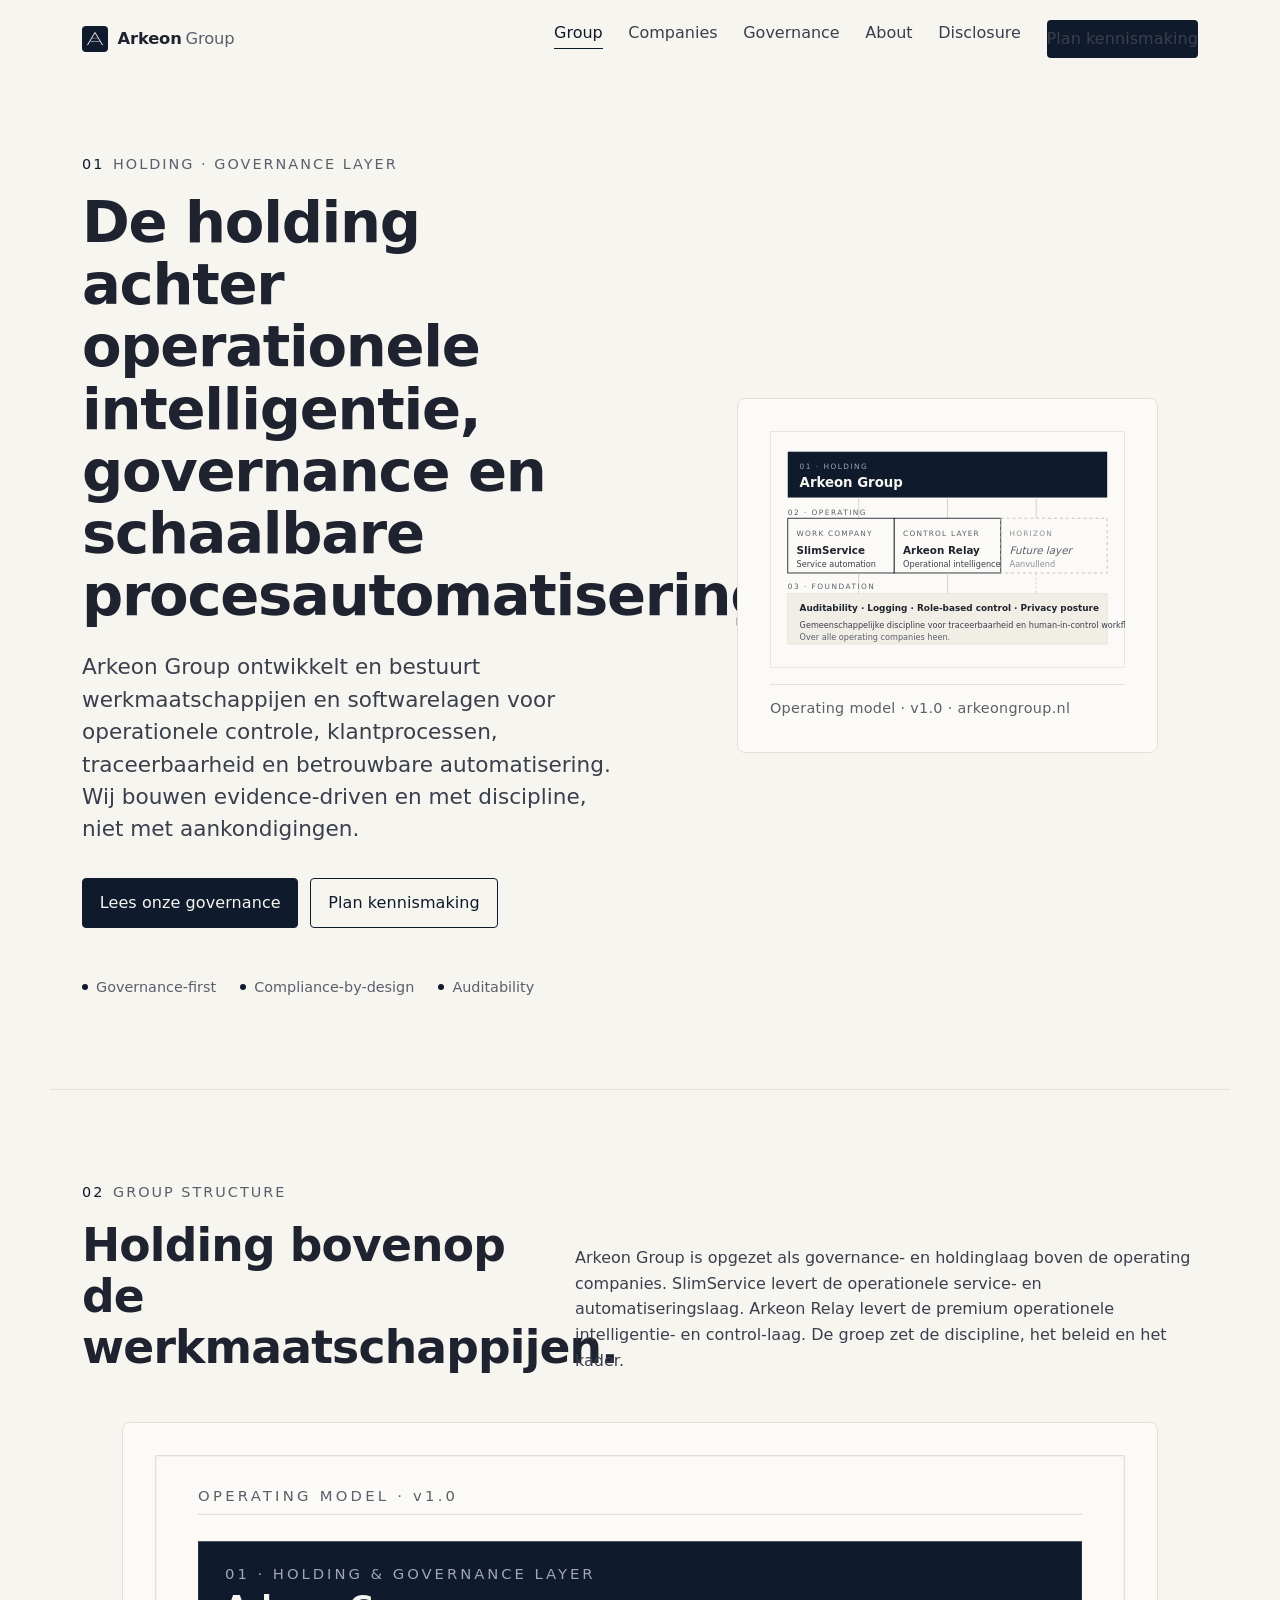
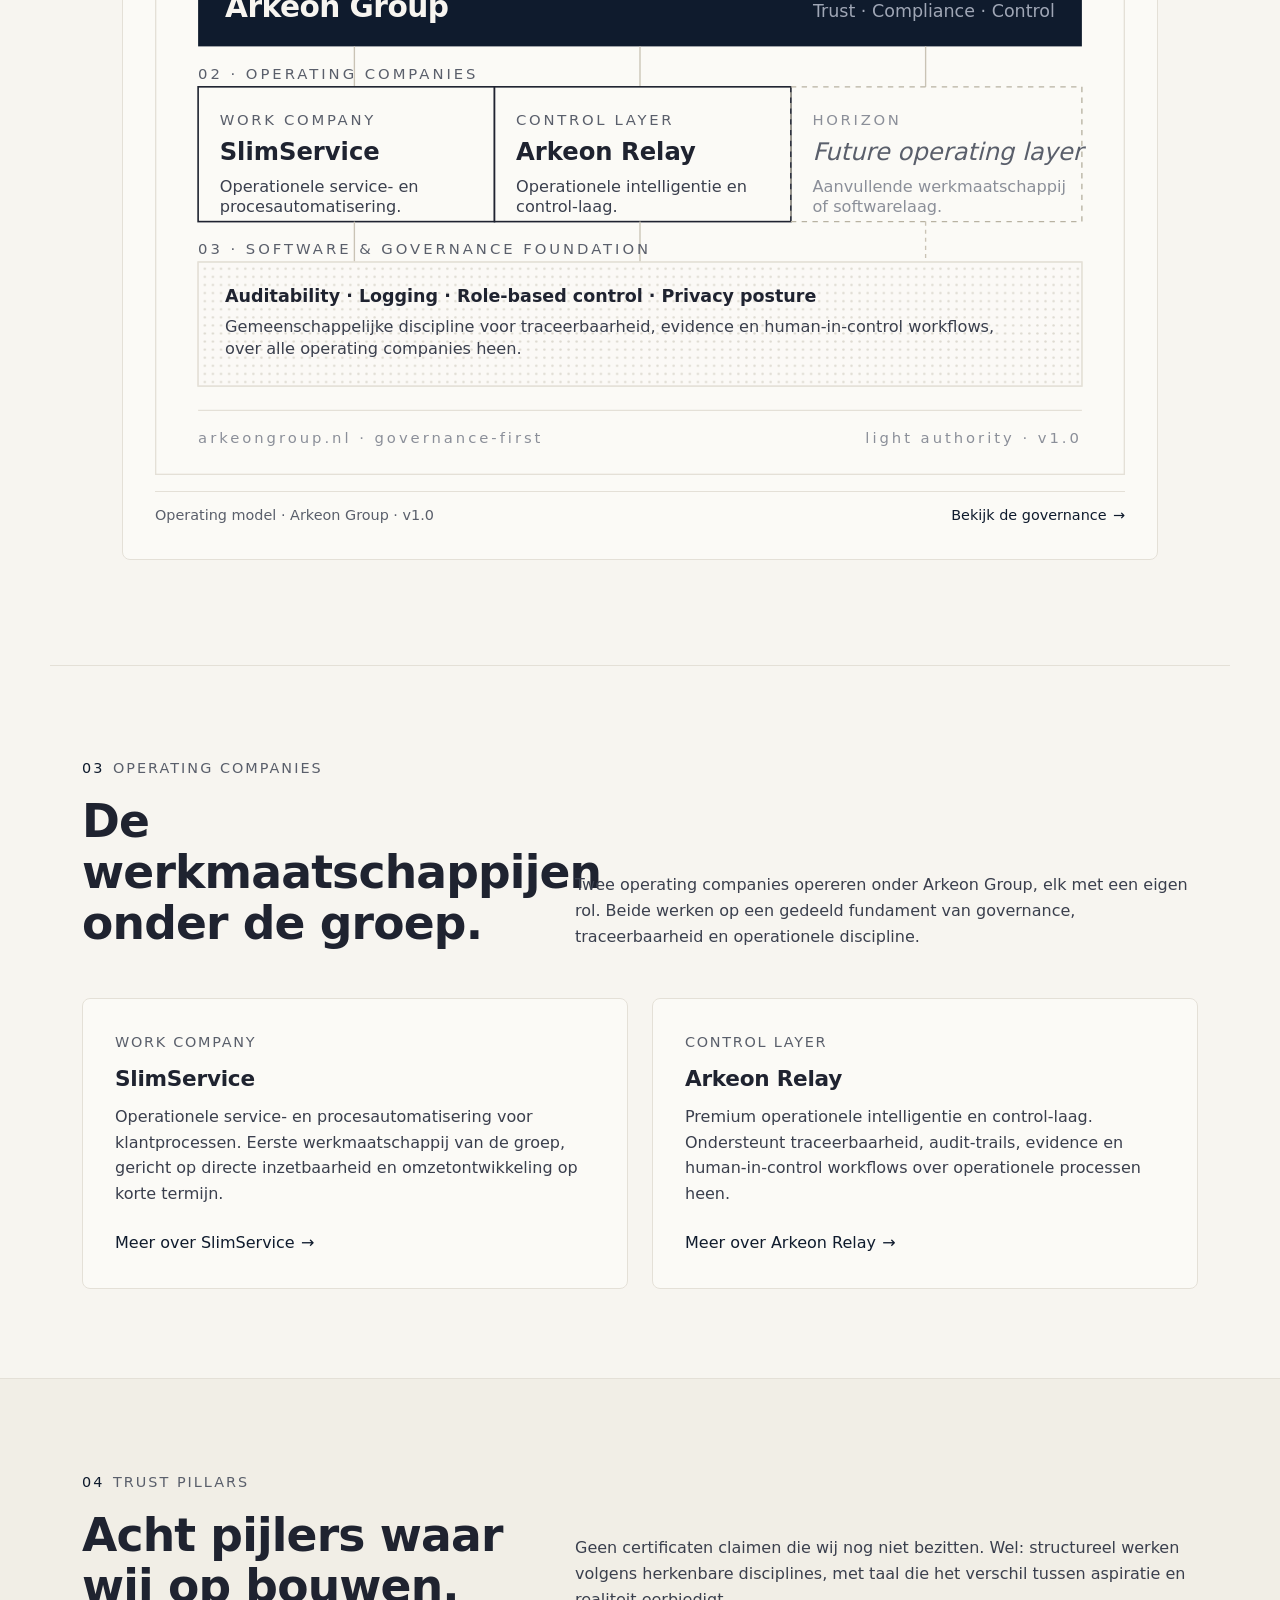
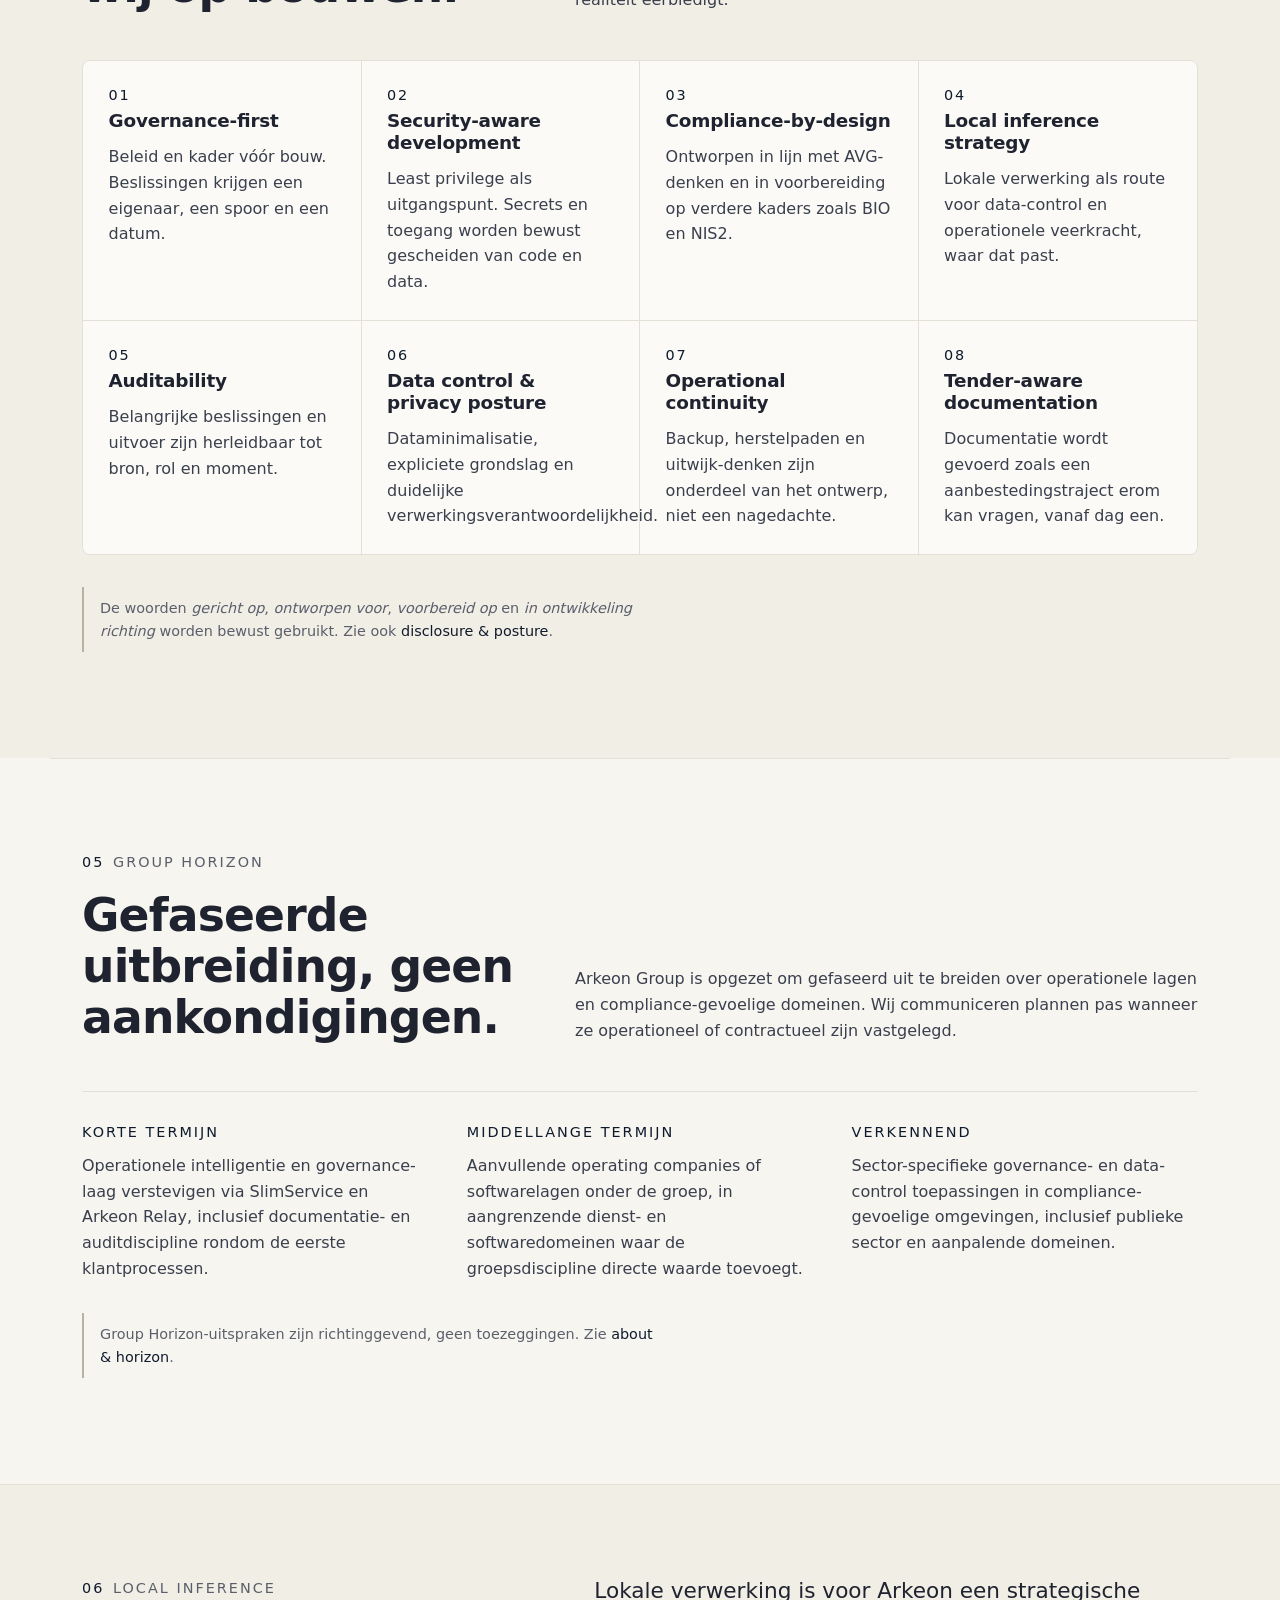
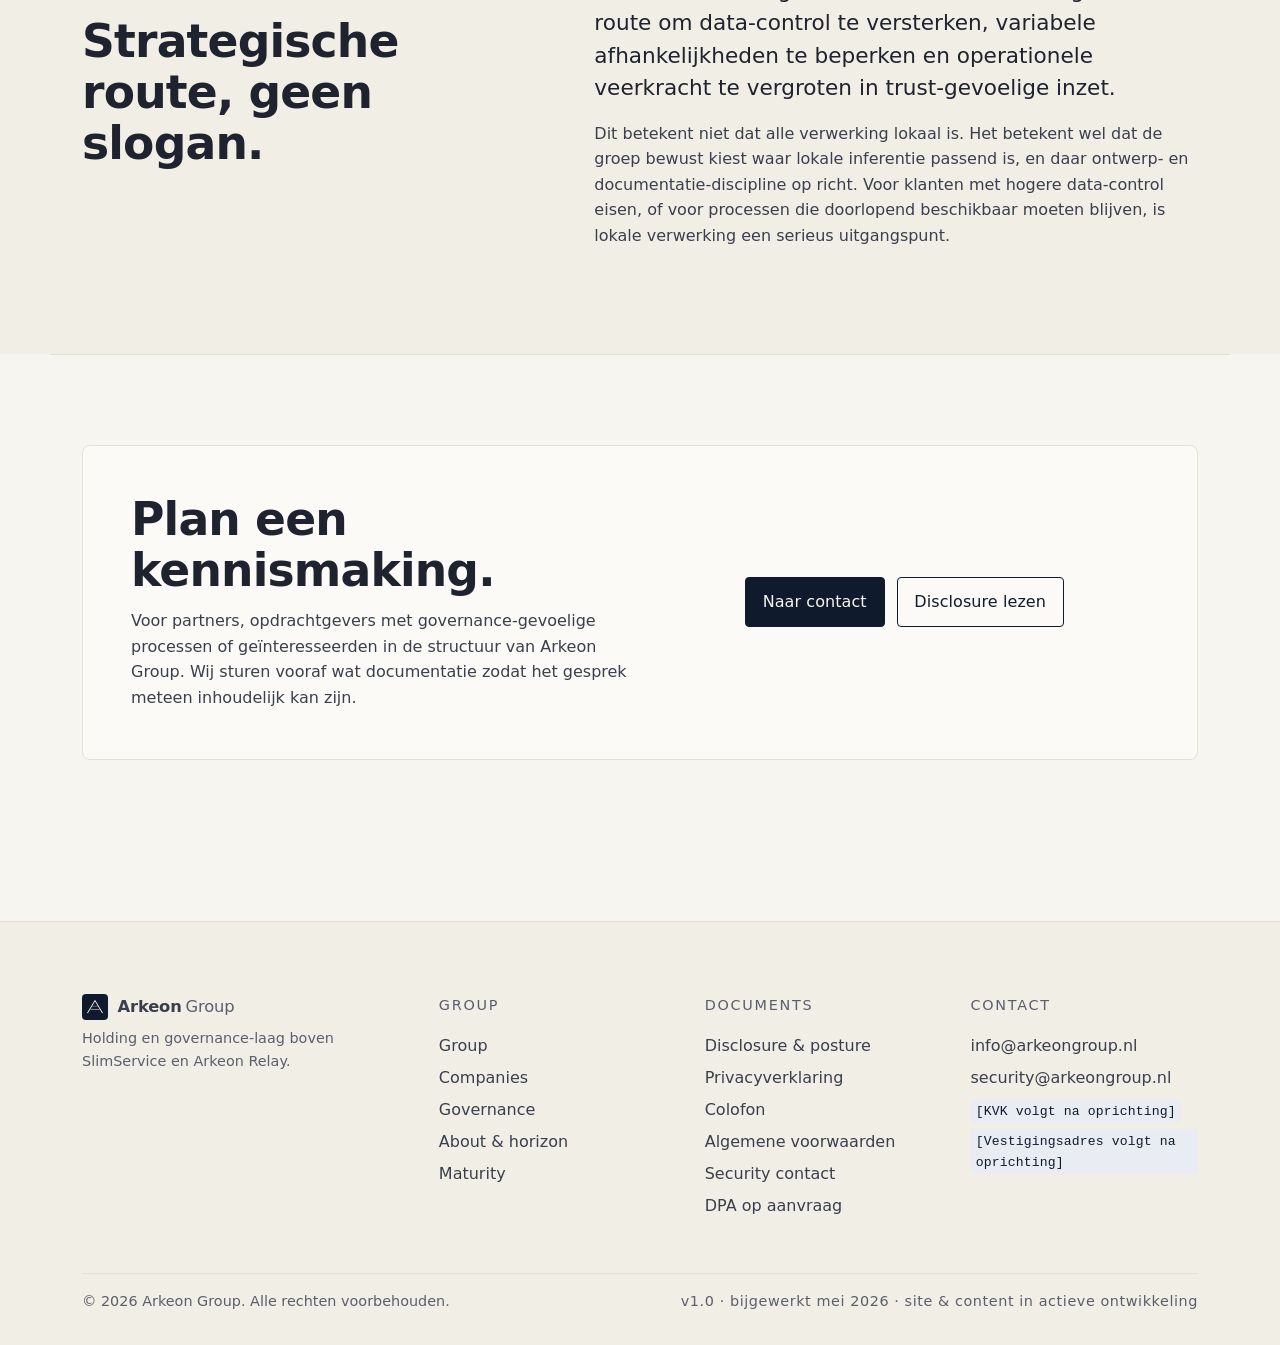
<file: index.html>
<!doctype html>
<html lang="nl">
<head>
  <meta charset="utf-8">
  <meta name="viewport" content="width=device-width, initial-scale=1, viewport-fit=cover">
  <meta name="theme-color" content="#F7F5F0">
  <title>Arkeon Group · Holding en governance-laag</title>
  <meta name="description" content="Arkeon Group is de holding en governance-laag boven SlimService en Arkeon Relay. Gericht op operationele controle, traceerbaarheid en compliance-bewuste automatisering.">

  <link rel="icon" href="assets/favicon.svg" type="image/svg+xml">
  <link rel="canonical" href="https://arkeongroup.nl/">

  <meta property="og:type" content="website">
  <meta property="og:title" content="Arkeon Group · Holding en governance-laag">
  <meta property="og:description" content="De holding achter operationele intelligentie, governance en schaalbare procesautomatisering.">
  <meta property="og:url" content="https://arkeongroup.nl/">
  <meta property="og:image" content="https://arkeongroup.nl/assets/og-image.png">
  <meta property="og:locale" content="nl_NL">
  <meta name="twitter:card" content="summary_large_image">

  <link rel="stylesheet" href="styles.css">

  <script type="application/ld+json">
  {
    "@context": "https://schema.org",
    "@type": "Organization",
    "name": "Arkeon Group",
    "url": "https://arkeongroup.nl/",
    "logo": "https://arkeongroup.nl/assets/favicon.svg",
    "description": "Holding en governance-laag boven operating companies SlimService en Arkeon Relay. Gericht op operationele controle, traceerbaarheid en compliance-bewuste automatisering.",
    "areaServed": "NL",
    "knowsAbout": ["governance", "operational intelligence", "process automation", "compliance-by-design", "auditability"],
    "subOrganization": [
      { "@type": "Organization", "name": "SlimService" },
      { "@type": "Organization", "name": "Arkeon Relay" }
    ]
  }
  </script>
</head>
<body>
  <a class="skip-link" href="#main">Naar hoofdinhoud</a>

  <noscript><div class="noscript-banner">Deze site werkt zonder JavaScript. Sommige interactieve verfijningen zijn uitgeschakeld.</div></noscript>

  <header class="site-header" role="banner">
    <div class="container header-inner">
      <a href="index.html" class="brand" aria-label="Arkeon Group, naar startpagina">
        <svg class="brand-mark" viewBox="0 0 64 64" aria-hidden="true">
          <rect width="64" height="64" rx="10" fill="#0F1B2D"/>
          <g fill="none" stroke="#F7F5F0" stroke-width="2.4" stroke-linecap="square">
            <path d="M14 46 L32 16 L50 46"/>
            <path d="M22 38 H42" stroke-opacity="0.55"/>
            <path d="M26 30 H38" stroke-opacity="0.35"/>
          </g>
        </svg>
        <span class="brand-name">Arkeon<span class="group">Group</span></span>
      </a>

      <nav class="nav" aria-label="Hoofdnavigatie">
        <button class="nav-toggle" type="button" aria-label="Navigatie openen" aria-controls="primary-nav" data-nav-toggle>
          <span class="nav-toggle-bars" aria-hidden="true"></span>
        </button>
        <ul id="primary-nav" class="nav-list" data-nav-list>
          <li><a href="index.html">Group</a></li>
          <li><a href="companies.html">Companies</a></li>
          <li><a href="governance.html">Governance</a></li>
          <li><a href="about.html">About</a></li>
          <li><a href="disclosure.html">Disclosure</a></li>
          <li><a href="contact.html" class="btn btn--sm cta">Plan kennismaking</a></li>
        </ul>
      </nav>
    </div>
  </header>

  <main id="main">

    <!-- ===== HERO ===== -->
    <section class="hero container" aria-labelledby="hero-title">
      <div class="hero-grid">
        <div class="reveal">
          <span class="eyebrow"><span class="num">01</span>Holding · Governance Layer</span>
          <h1 id="hero-title">De holding achter operationele intelligentie, governance en schaalbare procesautomatisering.</h1>
          <p class="lead">
            Arkeon Group ontwikkelt en bestuurt werkmaatschappijen en softwarelagen voor operationele controle,
            klantprocessen, traceerbaarheid en betrouwbare automatisering. Wij bouwen evidence-driven en met
            discipline, niet met aankondigingen.
          </p>
          <div class="hero-actions">
            <a href="governance.html" class="btn">Lees onze governance</a>
            <a href="contact.html" class="btn btn--ghost">Plan kennismaking</a>
          </div>
          <div class="hero-meta" aria-label="Kernpijlers">
            <span>Governance-first</span>
            <span>Compliance-by-design</span>
            <span>Auditability</span>
          </div>
        </div>

        <figure class="hero-visual reveal" aria-label="Operating layers van Arkeon Group">
          <svg viewBox="0 0 480 320" role="img" aria-hidden="true"
               font-family="system-ui, -apple-system, Segoe UI, Inter, sans-serif">
            <rect x="0.5" y="0.5" width="479" height="319" fill="#FBFAF6" stroke="#E4E0D7"/>

            <!-- holding band -->
            <rect x="24" y="28" width="432" height="62" fill="#0F1B2D"/>
            <text x="40" y="52" font-size="10" letter-spacing="2" fill="#9FA6B5">01 · HOLDING</text>
            <text x="40" y="76" font-size="18" font-weight="600" fill="#F7F5F0">Arkeon Group</text>

            <!-- connectors -->
            <line x1="120" y1="90" x2="120" y2="118" stroke="#C9C3B5"/>
            <line x1="240" y1="90" x2="240" y2="118" stroke="#C9C3B5"/>
            <line x1="360" y1="90" x2="360" y2="118" stroke="#C9C3B5"/>

            <!-- operating companies row -->
            <text x="24" y="114" font-size="10" letter-spacing="2" fill="#5A5F6B">02 · OPERATING</text>
            <rect x="24" y="118" width="144" height="74" fill="#FBFAF6" stroke="#1F2330" stroke-width="1.2"/>
            <text x="36" y="142" font-size="10" letter-spacing="1.6" fill="#5A5F6B">WORK COMPANY</text>
            <text x="36" y="166" font-size="14" font-weight="600" fill="#1F2330">SlimService</text>
            <text x="36" y="184" font-size="11" fill="#3A3F4D">Service automation</text>

            <rect x="168" y="118" width="144" height="74" fill="#FBFAF6" stroke="#1F2330" stroke-width="1.2"/>
            <text x="180" y="142" font-size="10" letter-spacing="1.6" fill="#5A5F6B">CONTROL LAYER</text>
            <text x="180" y="166" font-size="14" font-weight="600" fill="#1F2330">Arkeon Relay</text>
            <text x="180" y="184" font-size="11" fill="#3A3F4D">Operational intelligence</text>

            <rect x="312" y="118" width="144" height="74" fill="none" stroke="#B8B2A2" stroke-dasharray="4 4"/>
            <text x="324" y="142" font-size="10" letter-spacing="1.6" fill="#8B8F99">HORIZON</text>
            <text x="324" y="166" font-size="14" font-weight="500" fill="#5A5F6B" font-style="italic">Future layer</text>
            <text x="324" y="184" font-size="11" fill="#8B8F99">Aanvullend</text>

            <line x1="120" y1="192" x2="120" y2="220" stroke="#C9C3B5"/>
            <line x1="240" y1="192" x2="240" y2="220" stroke="#C9C3B5"/>
            <line x1="360" y1="192" x2="360" y2="220" stroke="#C9C3B5" stroke-dasharray="3 3"/>

            <!-- foundation -->
            <text x="24" y="214" font-size="10" letter-spacing="2" fill="#5A5F6B">03 · FOUNDATION</text>
            <rect x="24" y="220" width="432" height="68" fill="#F1EEE6" stroke="#E4E0D7"/>
            <text x="40" y="244" font-size="12" font-weight="600" fill="#1F2330">
              Auditability · Logging · Role-based control · Privacy posture
            </text>
            <text x="40" y="266" font-size="11" fill="#3A3F4D">
              Gemeenschappelijke discipline voor traceerbaarheid en human-in-control workflows.
            </text>
            <text x="40" y="282" font-size="11" fill="#5A5F6B">Over alle operating companies heen.</text>
          </svg>
          <figcaption>Operating model · v1.0 · arkeongroup.nl</figcaption>
        </figure>
      </div>
    </section>

    <!-- ===== GROUP STRUCTURE ===== -->
    <section class="section container" aria-labelledby="structure-title">
      <div class="section-head reveal">
        <div>
          <span class="eyebrow"><span class="num">02</span>Group Structure</span>
          <h2 id="structure-title">Holding bovenop de werkmaatschappijen.</h2>
        </div>
        <p>
          Arkeon Group is opgezet als governance- en holdinglaag boven de operating companies. SlimService levert
          de operationele service- en automatiseringslaag. Arkeon Relay levert de premium operationele
          intelligentie- en control-laag. De groep zet de discipline, het beleid en het kader.
        </p>
      </div>

      <figure class="diagram reveal" aria-label="Arkeon Group operating model">
        <img src="assets/operating-model.svg" alt="Arkeon Group operating model: Arkeon Group als holding en governance-laag boven SlimService en Arkeon Relay, met een gestippelde toekomstige operating layer en een gemeenschappelijke software- en governance-fundament daaronder.">
        <figcaption class="diagram-caption">
          <span>Operating model · Arkeon Group · v1.0</span>
          <span><a href="governance.html" class="linkrow">Bekijk de governance</a></span>
        </figcaption>
      </figure>
    </section>

    <!-- ===== OPERATING COMPANIES ===== -->
    <section class="section container" aria-labelledby="companies-title">
      <div class="section-head reveal">
        <div>
          <span class="eyebrow"><span class="num">03</span>Operating Companies</span>
          <h2 id="companies-title">De werkmaatschappijen onder de groep.</h2>
        </div>
        <p>
          Twee operating companies opereren onder Arkeon Group, elk met een eigen rol. Beide werken op een
          gedeeld fundament van governance, traceerbaarheid en operationele discipline.
        </p>
      </div>

      <div class="companies reveal">
        <article class="company">
          <div class="company-tag">Work Company</div>
          <h3>SlimService</h3>
          <p>
            Operationele service- en procesautomatisering voor klantprocessen. Eerste werkmaatschappij van
            de groep, gericht op directe inzetbaarheid en omzetontwikkeling op korte termijn.
          </p>
          <a class="linkrow" href="companies.html#slimservice">Meer over SlimService</a>
        </article>
        <article class="company">
          <div class="company-tag">Control Layer</div>
          <h3>Arkeon Relay</h3>
          <p>
            Premium operationele intelligentie en control-laag. Ondersteunt traceerbaarheid, audit-trails,
            evidence en human-in-control workflows over operationele processen heen.
          </p>
          <a class="linkrow" href="companies.html#relay">Meer over Arkeon Relay</a>
        </article>
      </div>
    </section>

    <!-- ===== TRUST PILLARS ===== -->
    <section class="section section--quiet" aria-labelledby="pillars-title">
      <div class="container">
        <div class="section-head reveal">
          <div>
            <span class="eyebrow"><span class="num">04</span>Trust Pillars</span>
            <h2 id="pillars-title">Acht pijlers waar wij op bouwen.</h2>
          </div>
          <p>
            Geen certificaten claimen die wij nog niet bezitten. Wel: structureel werken volgens herkenbare
            disciplines, met taal die het verschil tussen aspiratie en realiteit eerbiedigt.
          </p>
        </div>

        <div class="pillars reveal" role="list">
          <div class="pillar" role="listitem">
            <h4><span class="num">01</span>Governance-first</h4>
            <p>Beleid en kader vóór bouw. Beslissingen krijgen een eigenaar, een spoor en een datum.</p>
          </div>
          <div class="pillar" role="listitem">
            <h4><span class="num">02</span>Security-aware development</h4>
            <p>Least privilege als uitgangspunt. Secrets en toegang worden bewust gescheiden van code en data.</p>
          </div>
          <div class="pillar" role="listitem">
            <h4><span class="num">03</span>Compliance-by-design</h4>
            <p>Ontworpen in lijn met AVG-denken en in voorbereiding op verdere kaders zoals BIO en NIS2.</p>
          </div>
          <div class="pillar" role="listitem">
            <h4><span class="num">04</span>Local inference strategy</h4>
            <p>Lokale verwerking als route voor data-control en operationele veerkracht, waar dat past.</p>
          </div>
          <div class="pillar" role="listitem">
            <h4><span class="num">05</span>Auditability</h4>
            <p>Belangrijke beslissingen en uitvoer zijn herleidbaar tot bron, rol en moment.</p>
          </div>
          <div class="pillar" role="listitem">
            <h4><span class="num">06</span>Data control &amp; privacy posture</h4>
            <p>Dataminimalisatie, expliciete grondslag en duidelijke verwerkingsverantwoordelijkheid.</p>
          </div>
          <div class="pillar" role="listitem">
            <h4><span class="num">07</span>Operational continuity</h4>
            <p>Backup, herstelpaden en uitwijk-denken zijn onderdeel van het ontwerp, niet een nagedachte.</p>
          </div>
          <div class="pillar" role="listitem">
            <h4><span class="num">08</span>Tender-aware documentation</h4>
            <p>Documentatie wordt gevoerd zoals een aanbestedingstraject erom kan vragen, vanaf dag een.</p>
          </div>
        </div>

        <p class="note reveal u-mt-6">
          De woorden <em>gericht op</em>, <em>ontworpen voor</em>, <em>voorbereid op</em> en
          <em>in ontwikkeling richting</em> worden bewust gebruikt. Zie ook
          <a href="disclosure.html">disclosure &amp; posture</a>.
        </p>
      </div>
    </section>

    <!-- ===== GROUP HORIZON STRIP ===== -->
    <section class="section container" aria-labelledby="horizon-title">
      <div class="section-head reveal">
        <div>
          <span class="eyebrow"><span class="num">05</span>Group Horizon</span>
          <h2 id="horizon-title">Gefaseerde uitbreiding, geen aankondigingen.</h2>
        </div>
        <p>
          Arkeon Group is opgezet om gefaseerd uit te breiden over operationele lagen en compliance-gevoelige
          domeinen. Wij communiceren plannen pas wanneer ze operationeel of contractueel zijn vastgelegd.
        </p>
      </div>

      <div class="horizon reveal">
        <div class="horizon-col">
          <h4>Korte termijn</h4>
          <p>
            Operationele intelligentie en governance-laag verstevigen via SlimService en Arkeon Relay,
            inclusief documentatie- en auditdiscipline rondom de eerste klantprocessen.
          </p>
        </div>
        <div class="horizon-col">
          <h4>Middellange termijn</h4>
          <p>
            Aanvullende operating companies of softwarelagen onder de groep, in aangrenzende dienst- en
            softwaredomeinen waar de groepsdiscipline directe waarde toevoegt.
          </p>
        </div>
        <div class="horizon-col">
          <h4>Verkennend</h4>
          <p>
            Sector-specifieke governance- en data-control toepassingen in compliance-gevoelige omgevingen,
            inclusief publieke sector en aanpalende domeinen.
          </p>
        </div>
      </div>

      <p class="note reveal u-mt-6">
        Group Horizon-uitspraken zijn richtinggevend, geen toezeggingen. Zie
        <a href="about.html#horizon">about &amp; horizon</a>.
      </p>
    </section>

    <!-- ===== LOCAL INFERENCE ===== -->
    <section class="section section--quiet" aria-labelledby="inference-title">
      <div class="container">
        <div class="split reveal">
          <div>
            <span class="eyebrow"><span class="num">06</span>Local Inference</span>
            <h2 id="inference-title">Strategische route, geen slogan.</h2>
          </div>
          <div>
            <p class="lead">
              Lokale verwerking is voor Arkeon een strategische route om data-control te versterken,
              variabele afhankelijkheden te beperken en operationele veerkracht te vergroten in
              trust-gevoelige inzet.
            </p>
            <p>
              Dit betekent niet dat alle verwerking lokaal is. Het betekent wel dat de groep bewust kiest
              waar lokale inferentie passend is, en daar ontwerp- en documentatie-discipline op richt. Voor
              klanten met hogere data-control eisen, of voor processen die doorlopend beschikbaar moeten
              blijven, is lokale verwerking een serieus uitgangspunt.
            </p>
          </div>
        </div>
      </div>
    </section>

    <!-- ===== CTA ===== -->
    <section class="section container" aria-labelledby="cta-title">
      <div class="cta-panel reveal">
        <div>
          <h2 id="cta-title">Plan een kennismaking.</h2>
          <p>
            Voor partners, opdrachtgevers met governance-gevoelige processen of geïnteresseerden in de
            structuur van Arkeon Group. Wij sturen vooraf wat documentatie zodat het gesprek meteen
            inhoudelijk kan zijn.
          </p>
        </div>
        <div class="cta-actions">
          <a href="contact.html" class="btn">Naar contact</a>
          <a href="disclosure.html" class="btn btn--ghost">Disclosure lezen</a>
        </div>
      </div>
    </section>

  </main>

  <footer class="site-footer" role="contentinfo">
    <div class="container">
      <div class="footer-grid">
        <div class="footer-col footer-tag">
          <a href="index.html" class="brand" aria-label="Arkeon Group">
            <svg class="brand-mark" viewBox="0 0 64 64" aria-hidden="true">
              <rect width="64" height="64" rx="10" fill="#0F1B2D"/>
              <g fill="none" stroke="#F7F5F0" stroke-width="2.4" stroke-linecap="square">
                <path d="M14 46 L32 16 L50 46"/>
                <path d="M22 38 H42" stroke-opacity="0.55"/>
                <path d="M26 30 H38" stroke-opacity="0.35"/>
              </g>
            </svg>
            <span class="brand-name">Arkeon<span class="group">Group</span></span>
          </a>
          <p class="u-mt-4">
            Holding en governance-laag boven SlimService en Arkeon Relay.
          </p>
        </div>

        <div class="footer-col">
          <h5>Group</h5>
          <ul>
            <li><a href="index.html">Group</a></li>
            <li><a href="companies.html">Companies</a></li>
            <li><a href="governance.html">Governance</a></li>
            <li><a href="about.html">About &amp; horizon</a></li>
            <li><a href="about.html#maturity">Maturity</a></li>
          </ul>
        </div>

        <div class="footer-col">
          <h5>Documents</h5>
          <ul>
            <li><a href="disclosure.html">Disclosure &amp; posture</a></li>
            <li><a href="privacy.html">Privacyverklaring</a></li>
            <li><a href="contact.html#colofon">Colofon</a></li>
            <li><a href="contact.html#voorwaarden">Algemene voorwaarden</a></li>
            <li><a href="contact.html#security">Security contact</a></li>
            <li><a href="contact.html#dpa">DPA op aanvraag</a></li>
          </ul>
        </div>

        <div class="footer-col">
          <h5>Contact</h5>
          <ul>
            <li><a href="mailto:info@arkeongroup.nl">info@arkeongroup.nl</a></li>
            <li><a href="mailto:security@arkeongroup.nl">security@arkeongroup.nl</a></li>
            <li><span class="placeholder">[KVK volgt na oprichting]</span></li>
            <li><span class="placeholder">[Vestigingsadres volgt na oprichting]</span></li>
          </ul>
        </div>
      </div>

      <div class="footer-bar">
        <span>&copy; 2026 Arkeon Group. Alle rechten voorbehouden.</span>
        <span class="version">v1.0 · bijgewerkt mei 2026 · site &amp; content in actieve ontwikkeling</span>
      </div>
    </div>
  </footer>

  <script src="script.js" defer></script>
</body>
</html>
</file>
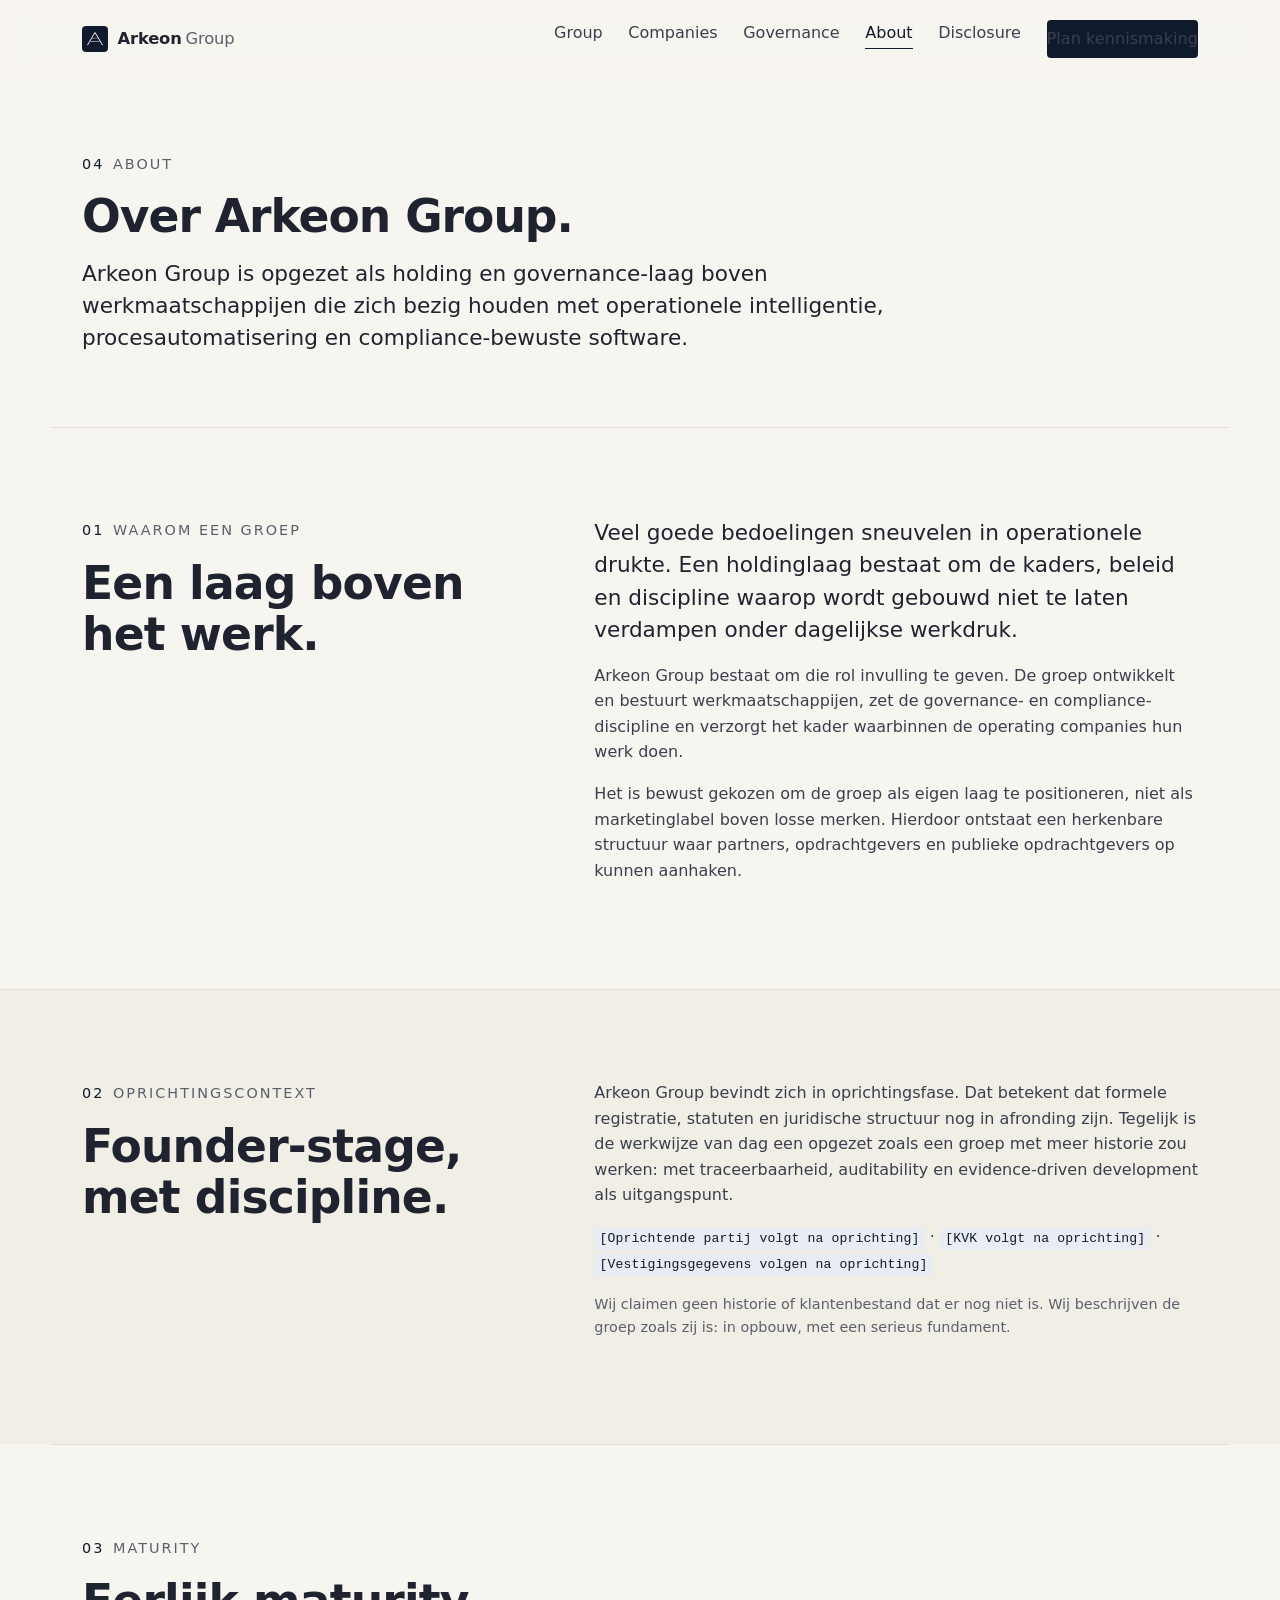
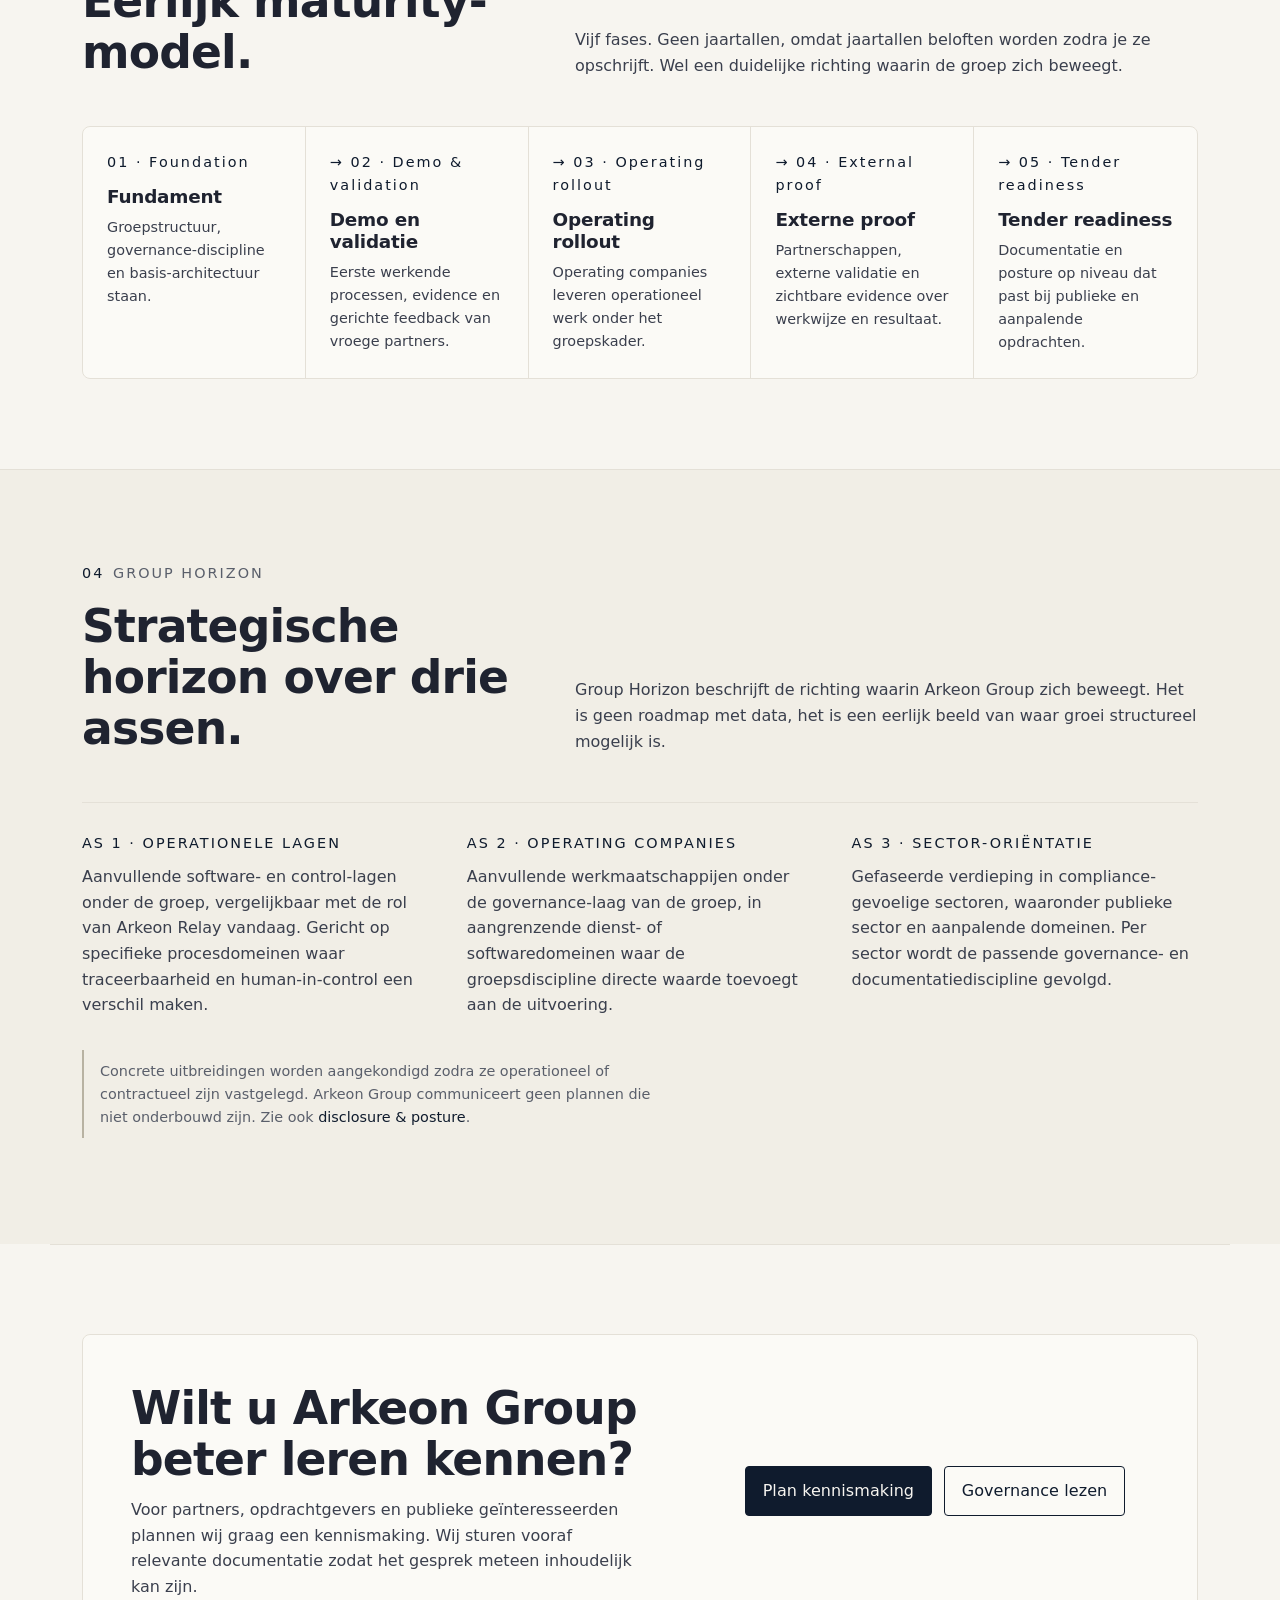
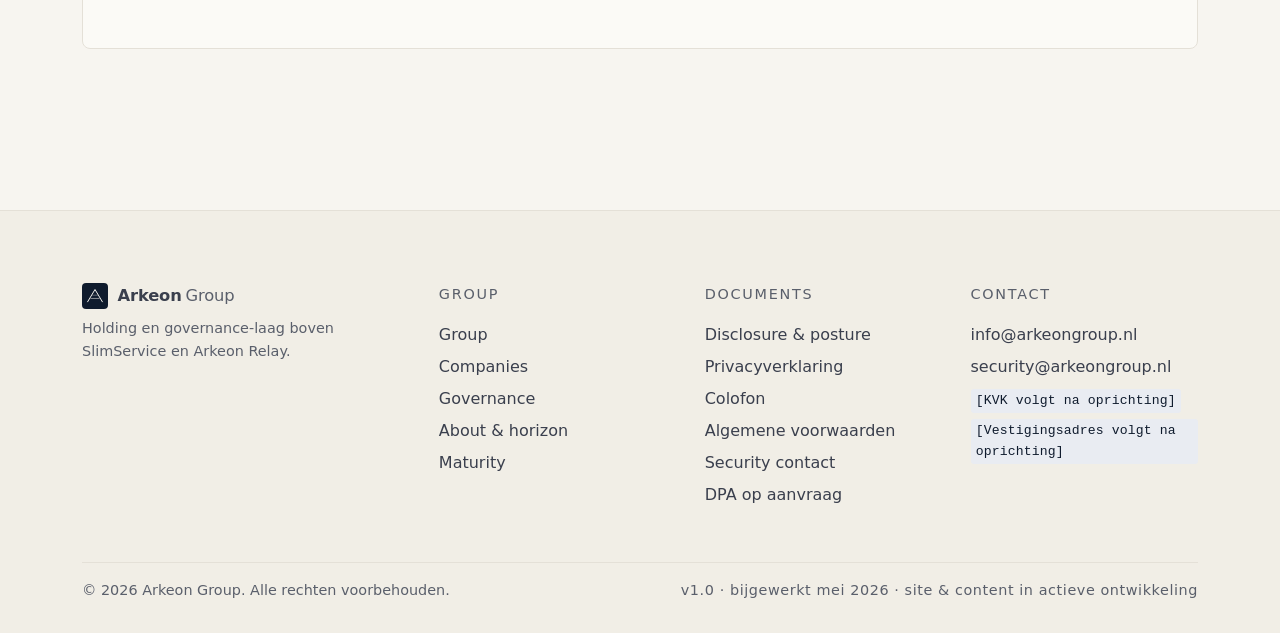
<file: about.html>
<!doctype html>
<html lang="nl">
<head>
  <meta charset="utf-8">
  <meta name="viewport" content="width=device-width, initial-scale=1, viewport-fit=cover">
  <meta name="theme-color" content="#F7F5F0">
  <title>About &amp; Group Horizon · Arkeon Group</title>
  <meta name="description" content="Over Arkeon Group: oprichtingscontext, maturity-model en strategische horizon over operationele lagen, operating companies en sector-oriëntatie.">
  <link rel="icon" href="assets/favicon.svg" type="image/svg+xml">
  <link rel="canonical" href="https://arkeongroup.nl/about.html">
  <meta property="og:type" content="article">
  <meta property="og:title" content="About &amp; Group Horizon · Arkeon Group">
  <meta property="og:description" content="Over Arkeon Group, maturity en strategische horizon.">
  <meta property="og:url" content="https://arkeongroup.nl/about.html">
  <meta property="og:image" content="https://arkeongroup.nl/assets/og-image.png">
  <meta property="og:locale" content="nl_NL">
  <link rel="stylesheet" href="styles.css">
</head>
<body>
  <a class="skip-link" href="#main">Naar hoofdinhoud</a>
  <noscript><div class="noscript-banner">Deze site werkt zonder JavaScript.</div></noscript>

  <header class="site-header" role="banner">
    <div class="container header-inner">
      <a href="index.html" class="brand" aria-label="Arkeon Group, naar startpagina">
        <svg class="brand-mark" viewBox="0 0 64 64" aria-hidden="true">
          <rect width="64" height="64" rx="10" fill="#0F1B2D"/>
          <g fill="none" stroke="#F7F5F0" stroke-width="2.4" stroke-linecap="square">
            <path d="M14 46 L32 16 L50 46"/>
            <path d="M22 38 H42" stroke-opacity="0.55"/>
            <path d="M26 30 H38" stroke-opacity="0.35"/>
          </g>
        </svg>
        <span class="brand-name">Arkeon<span class="group">Group</span></span>
      </a>
      <nav class="nav" aria-label="Hoofdnavigatie">
        <button class="nav-toggle" type="button" aria-label="Navigatie openen" aria-controls="primary-nav" data-nav-toggle>
          <span class="nav-toggle-bars" aria-hidden="true"></span>
        </button>
        <ul id="primary-nav" class="nav-list" data-nav-list>
          <li><a href="index.html">Group</a></li>
          <li><a href="companies.html">Companies</a></li>
          <li><a href="governance.html">Governance</a></li>
          <li><a href="about.html">About</a></li>
          <li><a href="disclosure.html">Disclosure</a></li>
          <li><a href="contact.html" class="btn btn--sm cta">Plan kennismaking</a></li>
        </ul>
      </nav>
    </div>
  </header>

  <main id="main">

    <section class="page-hero container">
      <span class="eyebrow"><span class="num">04</span>About</span>
      <h1>Over Arkeon Group.</h1>
      <p class="lead">
        Arkeon Group is opgezet als holding en governance-laag boven werkmaatschappijen die zich bezig
        houden met operationele intelligentie, procesautomatisering en compliance-bewuste software.
      </p>
    </section>

    <section class="section container" aria-labelledby="why-title">
      <div class="split reveal">
        <div>
          <span class="eyebrow"><span class="num">01</span>Waarom een groep</span>
          <h2 id="why-title">Een laag boven het werk.</h2>
        </div>
        <div>
          <p class="lead">
            Veel goede bedoelingen sneuvelen in operationele drukte. Een holdinglaag bestaat om de
            kaders, beleid en discipline waarop wordt gebouwd niet te laten verdampen onder dagelijkse
            werkdruk.
          </p>
          <p>
            Arkeon Group bestaat om die rol invulling te geven. De groep ontwikkelt en bestuurt
            werkmaatschappijen, zet de governance- en compliance-discipline en verzorgt het kader
            waarbinnen de operating companies hun werk doen.
          </p>
          <p>
            Het is bewust gekozen om de groep als eigen laag te positioneren, niet als marketinglabel
            boven losse merken. Hierdoor ontstaat een herkenbare structuur waar partners,
            opdrachtgevers en publieke opdrachtgevers op kunnen aanhaken.
          </p>
        </div>
      </div>
    </section>

    <section class="section section--quiet" aria-labelledby="founder-title">
      <div class="container">
        <div class="split reveal">
          <div>
            <span class="eyebrow"><span class="num">02</span>Oprichtingscontext</span>
            <h2 id="founder-title">Founder-stage, met discipline.</h2>
          </div>
          <div>
            <p>
              Arkeon Group bevindt zich in oprichtingsfase. Dat betekent dat formele registratie,
              statuten en juridische structuur nog in afronding zijn. Tegelijk is de werkwijze van
              dag een opgezet zoals een groep met meer historie zou werken: met traceerbaarheid,
              auditability en evidence-driven development als uitgangspunt.
            </p>
            <p>
              <span class="placeholder">[Oprichtende partij volgt na oprichting]</span> ·
              <span class="placeholder">[KVK volgt na oprichting]</span> ·
              <span class="placeholder">[Vestigingsgegevens volgen na oprichting]</span>
            </p>
            <p class="muted small">
              Wij claimen geen historie of klantenbestand dat er nog niet is. Wij beschrijven de groep
              zoals zij is: in opbouw, met een serieus fundament.
            </p>
          </div>
        </div>
      </div>
    </section>

    <!-- ===== MATURITY ===== -->
    <section class="section container" id="maturity" aria-labelledby="mat-title">
      <div class="section-head reveal">
        <div>
          <span class="eyebrow"><span class="num">03</span>Maturity</span>
          <h2 id="mat-title">Eerlijk maturity-model.</h2>
        </div>
        <p>
          Vijf fases. Geen jaartallen, omdat jaartallen beloften worden zodra je ze opschrijft. Wel een
          duidelijke richting waarin de groep zich beweegt.
        </p>
      </div>

      <ol class="ladder reveal" aria-label="Maturity model">
        <li>
          <div class="stage">01 · Foundation</div>
          <h4>Fundament</h4>
          <p>Groepstructuur, governance-discipline en basis-architectuur staan.</p>
        </li>
        <li>
          <div class="stage">02 · Demo &amp; validation</div>
          <h4>Demo en validatie</h4>
          <p>Eerste werkende processen, evidence en gerichte feedback van vroege partners.</p>
        </li>
        <li>
          <div class="stage">03 · Operating rollout</div>
          <h4>Operating rollout</h4>
          <p>Operating companies leveren operationeel werk onder het groepskader.</p>
        </li>
        <li>
          <div class="stage">04 · External proof</div>
          <h4>Externe proof</h4>
          <p>Partnerschappen, externe validatie en zichtbare evidence over werkwijze en resultaat.</p>
        </li>
        <li>
          <div class="stage">05 · Tender readiness</div>
          <h4>Tender readiness</h4>
          <p>Documentatie en posture op niveau dat past bij publieke en aanpalende opdrachten.</p>
        </li>
      </ol>
    </section>

    <!-- ===== GROUP HORIZON ===== -->
    <section class="section section--quiet" id="horizon" aria-labelledby="hor-title">
      <div class="container">
        <div class="section-head reveal">
          <div>
            <span class="eyebrow"><span class="num">04</span>Group Horizon</span>
            <h2 id="hor-title">Strategische horizon over drie assen.</h2>
          </div>
          <p>
            Group Horizon beschrijft de richting waarin Arkeon Group zich beweegt. Het is geen roadmap
            met data, het is een eerlijk beeld van waar groei structureel mogelijk is.
          </p>
        </div>

        <div class="horizon reveal">
          <div class="horizon-col">
            <h4>As 1 · Operationele lagen</h4>
            <p>
              Aanvullende software- en control-lagen onder de groep, vergelijkbaar met de rol van Arkeon
              Relay vandaag. Gericht op specifieke procesdomeinen waar traceerbaarheid en
              human-in-control een verschil maken.
            </p>
          </div>
          <div class="horizon-col">
            <h4>As 2 · Operating companies</h4>
            <p>
              Aanvullende werkmaatschappijen onder de governance-laag van de groep, in aangrenzende
              dienst- of softwaredomeinen waar de groepsdiscipline directe waarde toevoegt aan de
              uitvoering.
            </p>
          </div>
          <div class="horizon-col">
            <h4>As 3 · Sector-oriëntatie</h4>
            <p>
              Gefaseerde verdieping in compliance-gevoelige sectoren, waaronder publieke sector en
              aanpalende domeinen. Per sector wordt de passende governance- en documentatiediscipline
              gevolgd.
            </p>
          </div>
        </div>

        <p class="note reveal u-mt-6">
          Concrete uitbreidingen worden aangekondigd zodra ze operationeel of contractueel zijn vastgelegd.
          Arkeon Group communiceert geen plannen die niet onderbouwd zijn. Zie ook
          <a href="disclosure.html">disclosure &amp; posture</a>.
        </p>
      </div>
    </section>

    <section class="section container" aria-labelledby="cta-title">
      <div class="cta-panel reveal">
        <div>
          <h2 id="cta-title">Wilt u Arkeon Group beter leren kennen?</h2>
          <p>
            Voor partners, opdrachtgevers en publieke geïnteresseerden plannen wij graag een
            kennismaking. Wij sturen vooraf relevante documentatie zodat het gesprek meteen
            inhoudelijk kan zijn.
          </p>
        </div>
        <div class="cta-actions">
          <a href="contact.html" class="btn">Plan kennismaking</a>
          <a href="governance.html" class="btn btn--ghost">Governance lezen</a>
        </div>
      </div>
    </section>

  </main>

  <footer class="site-footer" role="contentinfo">
    <div class="container">
      <div class="footer-grid">
        <div class="footer-col footer-tag">
          <a href="index.html" class="brand" aria-label="Arkeon Group">
            <svg class="brand-mark" viewBox="0 0 64 64" aria-hidden="true">
              <rect width="64" height="64" rx="10" fill="#0F1B2D"/>
              <g fill="none" stroke="#F7F5F0" stroke-width="2.4" stroke-linecap="square">
                <path d="M14 46 L32 16 L50 46"/>
                <path d="M22 38 H42" stroke-opacity="0.55"/>
                <path d="M26 30 H38" stroke-opacity="0.35"/>
              </g>
            </svg>
            <span class="brand-name">Arkeon<span class="group">Group</span></span>
          </a>
          <p class="u-mt-4">Holding en governance-laag boven SlimService en Arkeon Relay.</p>
        </div>
        <div class="footer-col">
          <h5>Group</h5>
          <ul>
            <li><a href="index.html">Group</a></li>
            <li><a href="companies.html">Companies</a></li>
            <li><a href="governance.html">Governance</a></li>
            <li><a href="about.html">About &amp; horizon</a></li>
            <li><a href="about.html#maturity">Maturity</a></li>
          </ul>
        </div>
        <div class="footer-col">
          <h5>Documents</h5>
          <ul>
            <li><a href="disclosure.html">Disclosure &amp; posture</a></li>
            <li><a href="privacy.html">Privacyverklaring</a></li>
            <li><a href="contact.html#colofon">Colofon</a></li>
            <li><a href="contact.html#voorwaarden">Algemene voorwaarden</a></li>
            <li><a href="contact.html#security">Security contact</a></li>
            <li><a href="contact.html#dpa">DPA op aanvraag</a></li>
          </ul>
        </div>
        <div class="footer-col">
          <h5>Contact</h5>
          <ul>
            <li><a href="mailto:info@arkeongroup.nl">info@arkeongroup.nl</a></li>
            <li><a href="mailto:security@arkeongroup.nl">security@arkeongroup.nl</a></li>
            <li><span class="placeholder">[KVK volgt na oprichting]</span></li>
            <li><span class="placeholder">[Vestigingsadres volgt na oprichting]</span></li>
          </ul>
        </div>
      </div>
      <div class="footer-bar">
        <span>&copy; 2026 Arkeon Group. Alle rechten voorbehouden.</span>
        <span class="version">v1.0 · bijgewerkt mei 2026 · site &amp; content in actieve ontwikkeling</span>
      </div>
    </div>
  </footer>

  <script src="script.js" defer></script>
</body>
</html>
</file>
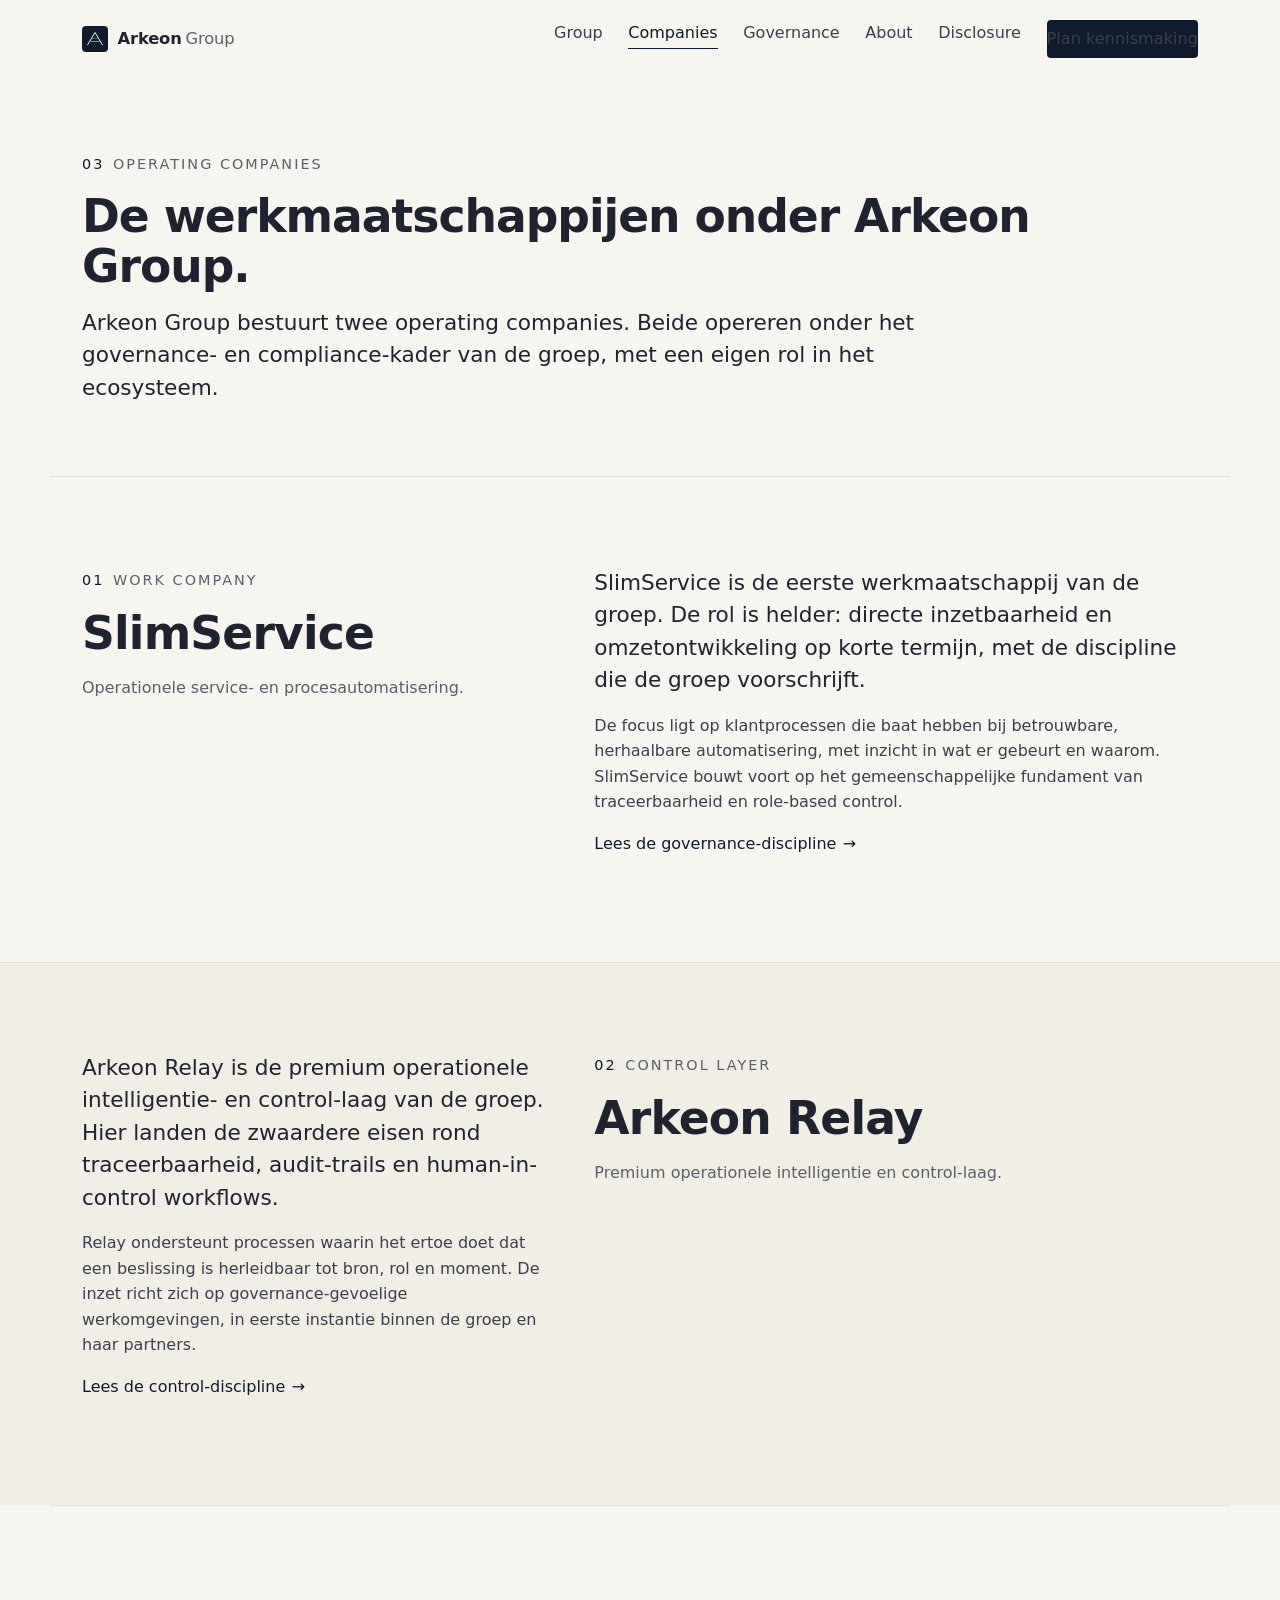
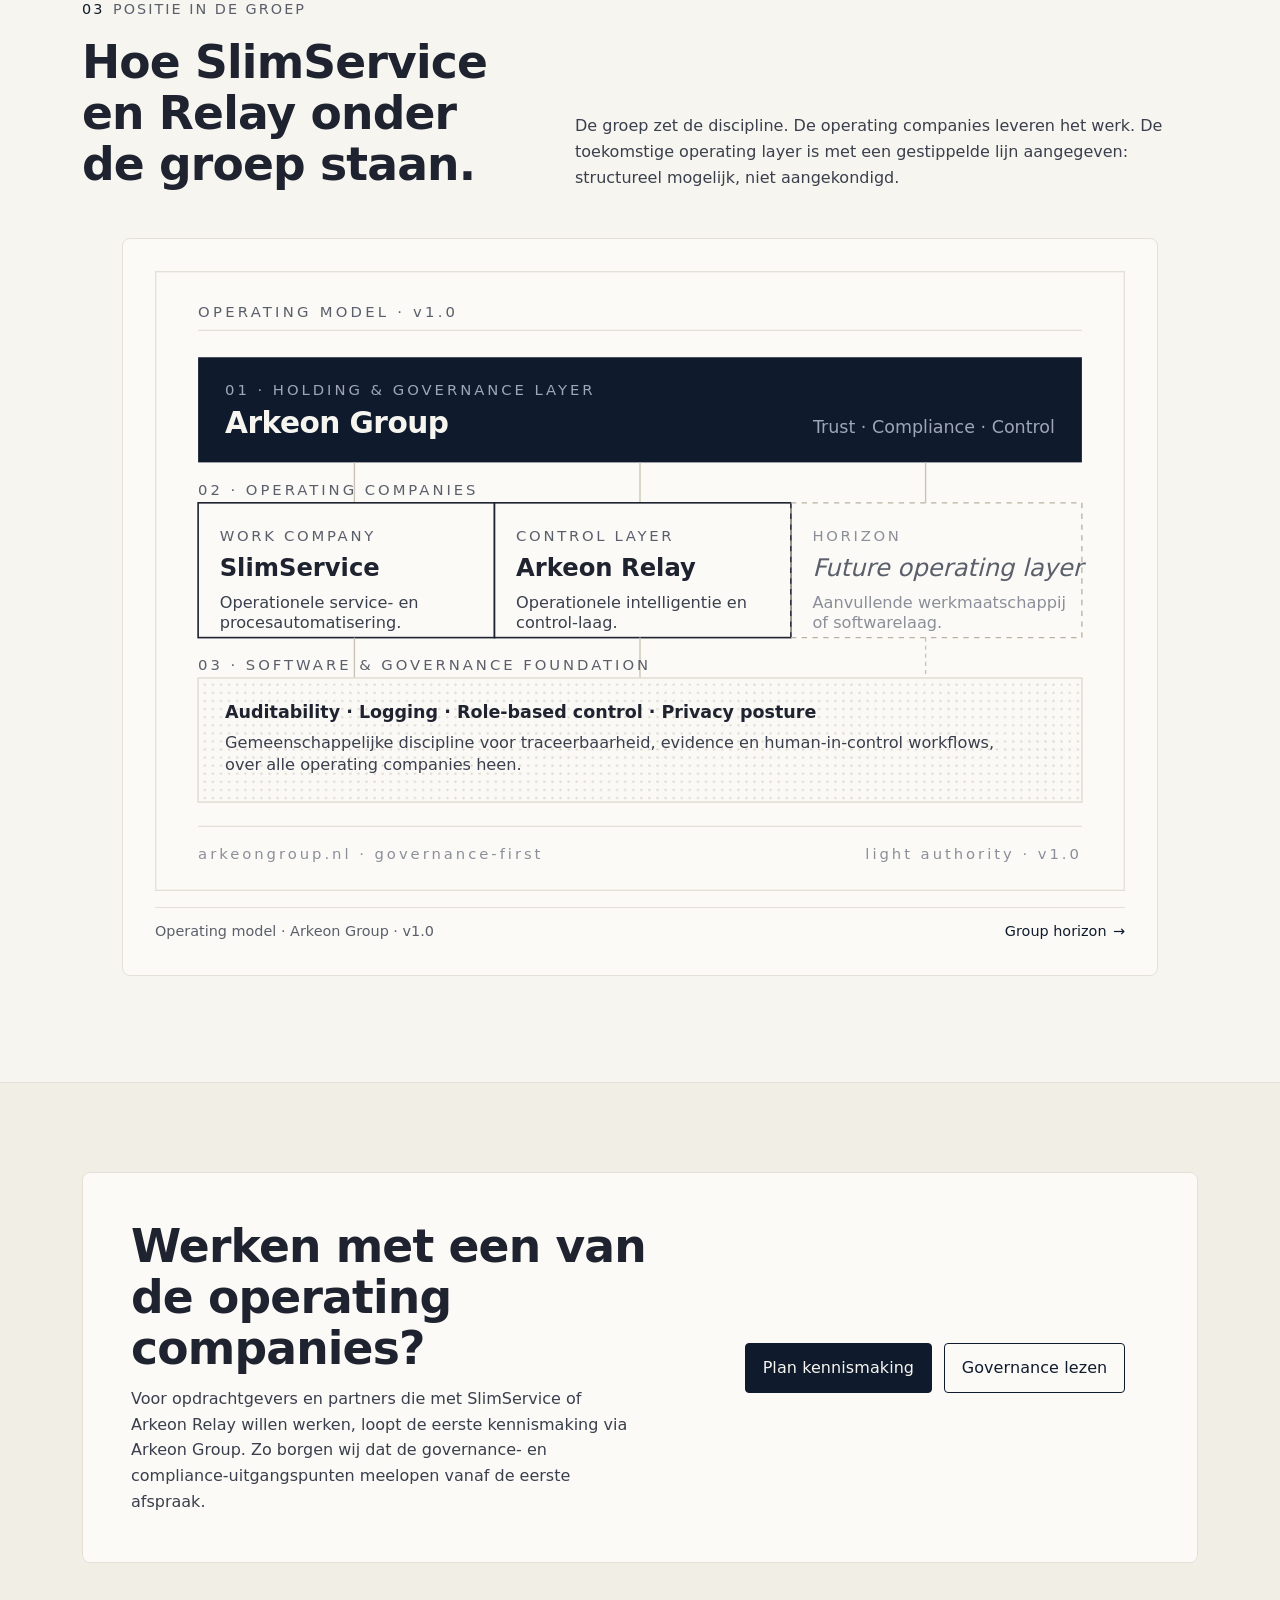
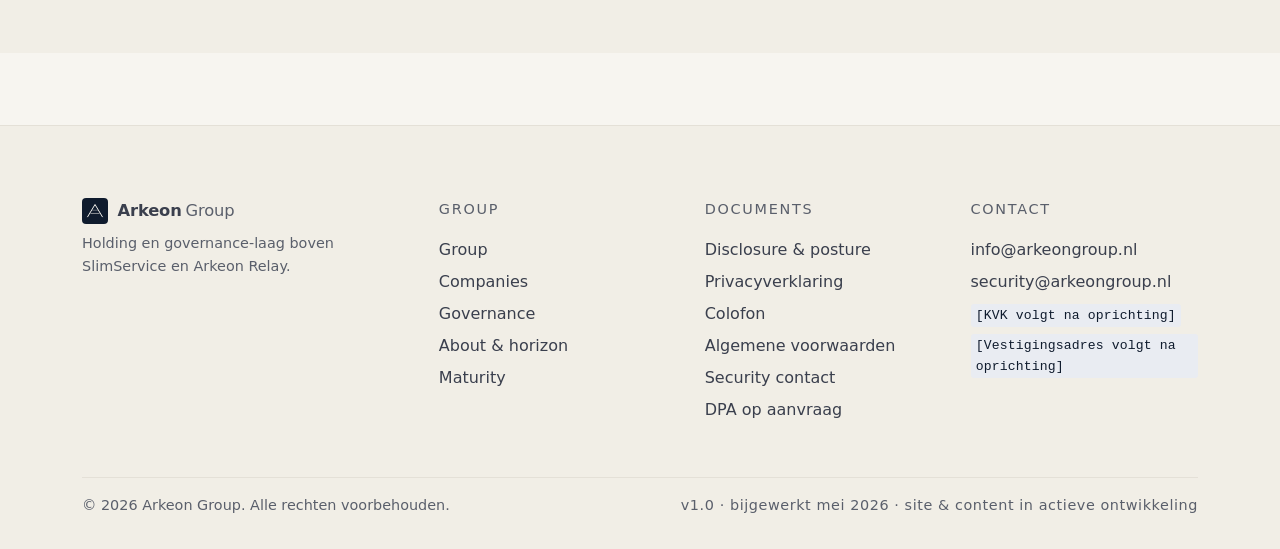
<file: companies.html>
<!doctype html>
<html lang="nl">
<head>
  <meta charset="utf-8">
  <meta name="viewport" content="width=device-width, initial-scale=1, viewport-fit=cover">
  <meta name="theme-color" content="#F7F5F0">
  <title>Operating Companies · Arkeon Group</title>
  <meta name="description" content="SlimService en Arkeon Relay zijn de operating companies onder Arkeon Group. SlimService levert service-automatisering. Arkeon Relay levert de control- en intelligentie-laag.">
  <link rel="icon" href="assets/favicon.svg" type="image/svg+xml">
  <link rel="canonical" href="https://arkeongroup.nl/companies.html">
  <meta property="og:type" content="article">
  <meta property="og:title" content="Operating Companies · Arkeon Group">
  <meta property="og:description" content="SlimService en Arkeon Relay onder Arkeon Group.">
  <meta property="og:url" content="https://arkeongroup.nl/companies.html">
  <meta property="og:image" content="https://arkeongroup.nl/assets/og-image.png">
  <meta property="og:locale" content="nl_NL">
  <link rel="stylesheet" href="styles.css">
</head>
<body>
  <a class="skip-link" href="#main">Naar hoofdinhoud</a>
  <noscript><div class="noscript-banner">Deze site werkt zonder JavaScript.</div></noscript>

  <header class="site-header" role="banner">
    <div class="container header-inner">
      <a href="index.html" class="brand" aria-label="Arkeon Group, naar startpagina">
        <svg class="brand-mark" viewBox="0 0 64 64" aria-hidden="true">
          <rect width="64" height="64" rx="10" fill="#0F1B2D"/>
          <g fill="none" stroke="#F7F5F0" stroke-width="2.4" stroke-linecap="square">
            <path d="M14 46 L32 16 L50 46"/>
            <path d="M22 38 H42" stroke-opacity="0.55"/>
            <path d="M26 30 H38" stroke-opacity="0.35"/>
          </g>
        </svg>
        <span class="brand-name">Arkeon<span class="group">Group</span></span>
      </a>
      <nav class="nav" aria-label="Hoofdnavigatie">
        <button class="nav-toggle" type="button" aria-label="Navigatie openen" aria-controls="primary-nav" data-nav-toggle>
          <span class="nav-toggle-bars" aria-hidden="true"></span>
        </button>
        <ul id="primary-nav" class="nav-list" data-nav-list>
          <li><a href="index.html">Group</a></li>
          <li><a href="companies.html">Companies</a></li>
          <li><a href="governance.html">Governance</a></li>
          <li><a href="about.html">About</a></li>
          <li><a href="disclosure.html">Disclosure</a></li>
          <li><a href="contact.html" class="btn btn--sm cta">Plan kennismaking</a></li>
        </ul>
      </nav>
    </div>
  </header>

  <main id="main">

    <section class="page-hero container">
      <span class="eyebrow"><span class="num">03</span>Operating Companies</span>
      <h1>De werkmaatschappijen onder Arkeon Group.</h1>
      <p class="lead">
        Arkeon Group bestuurt twee operating companies. Beide opereren onder het governance- en
        compliance-kader van de groep, met een eigen rol in het ecosysteem.
      </p>
    </section>

    <section class="section container" id="slimservice" aria-labelledby="slim-title">
      <div class="split reveal">
        <div>
          <span class="eyebrow"><span class="num">01</span>Work Company</span>
          <h2 id="slim-title">SlimService</h2>
          <p class="muted">Operationele service- en procesautomatisering.</p>
        </div>
        <div>
          <p class="lead">
            SlimService is de eerste werkmaatschappij van de groep. De rol is helder: directe
            inzetbaarheid en omzetontwikkeling op korte termijn, met de discipline die de groep
            voorschrijft.
          </p>
          <p>
            De focus ligt op klantprocessen die baat hebben bij betrouwbare, herhaalbare automatisering,
            met inzicht in wat er gebeurt en waarom. SlimService bouwt voort op het gemeenschappelijke
            fundament van traceerbaarheid en role-based control.
          </p>
          <p>
            <a class="linkrow" href="governance.html">Lees de governance-discipline</a>
          </p>
        </div>
      </div>
    </section>

    <section class="section section--quiet" id="relay" aria-labelledby="relay-title">
      <div class="container">
        <div class="split split--reverse reveal">
          <div>
            <span class="eyebrow"><span class="num">02</span>Control Layer</span>
            <h2 id="relay-title">Arkeon Relay</h2>
            <p class="muted">Premium operationele intelligentie en control-laag.</p>
          </div>
          <div>
            <p class="lead">
              Arkeon Relay is de premium operationele intelligentie- en control-laag van de groep.
              Hier landen de zwaardere eisen rond traceerbaarheid, audit-trails en human-in-control
              workflows.
            </p>
            <p>
              Relay ondersteunt processen waarin het ertoe doet dat een beslissing is herleidbaar tot
              bron, rol en moment. De inzet richt zich op governance-gevoelige werkomgevingen, in
              eerste instantie binnen de groep en haar partners.
            </p>
            <p>
              <a class="linkrow" href="governance.html">Lees de control-discipline</a>
            </p>
          </div>
        </div>
      </div>
    </section>

    <section class="section container" aria-labelledby="diag-title">
      <div class="section-head reveal">
        <div>
          <span class="eyebrow"><span class="num">03</span>Positie in de groep</span>
          <h2 id="diag-title">Hoe SlimService en Relay onder de groep staan.</h2>
        </div>
        <p>
          De groep zet de discipline. De operating companies leveren het werk. De toekomstige operating
          layer is met een gestippelde lijn aangegeven: structureel mogelijk, niet aangekondigd.
        </p>
      </div>

      <figure class="diagram reveal" aria-label="Operating model van Arkeon Group">
        <img src="assets/operating-model.svg" alt="Operating model van Arkeon Group: holding bovenop SlimService en Arkeon Relay, met gestippelde toekomstige operating layer en gemeenschappelijk fundament voor auditability, logging, role-based control en privacy posture.">
        <figcaption class="diagram-caption">
          <span>Operating model · Arkeon Group · v1.0</span>
          <span><a href="about.html#horizon" class="linkrow">Group horizon</a></span>
        </figcaption>
      </figure>
    </section>

    <section class="section section--quiet" aria-labelledby="cta-title">
      <div class="container">
        <div class="cta-panel reveal">
          <div>
            <h2 id="cta-title">Werken met een van de operating companies?</h2>
            <p>
              Voor opdrachtgevers en partners die met SlimService of Arkeon Relay willen werken,
              loopt de eerste kennismaking via Arkeon Group. Zo borgen wij dat de governance- en
              compliance-uitgangspunten meelopen vanaf de eerste afspraak.
            </p>
          </div>
          <div class="cta-actions">
            <a href="contact.html" class="btn">Plan kennismaking</a>
            <a href="governance.html" class="btn btn--ghost">Governance lezen</a>
          </div>
        </div>
      </div>
    </section>

  </main>

  <footer class="site-footer" role="contentinfo">
    <div class="container">
      <div class="footer-grid">
        <div class="footer-col footer-tag">
          <a href="index.html" class="brand" aria-label="Arkeon Group">
            <svg class="brand-mark" viewBox="0 0 64 64" aria-hidden="true">
              <rect width="64" height="64" rx="10" fill="#0F1B2D"/>
              <g fill="none" stroke="#F7F5F0" stroke-width="2.4" stroke-linecap="square">
                <path d="M14 46 L32 16 L50 46"/>
                <path d="M22 38 H42" stroke-opacity="0.55"/>
                <path d="M26 30 H38" stroke-opacity="0.35"/>
              </g>
            </svg>
            <span class="brand-name">Arkeon<span class="group">Group</span></span>
          </a>
          <p class="u-mt-4">Holding en governance-laag boven SlimService en Arkeon Relay.</p>
        </div>
        <div class="footer-col">
          <h5>Group</h5>
          <ul>
            <li><a href="index.html">Group</a></li>
            <li><a href="companies.html">Companies</a></li>
            <li><a href="governance.html">Governance</a></li>
            <li><a href="about.html">About &amp; horizon</a></li>
            <li><a href="about.html#maturity">Maturity</a></li>
          </ul>
        </div>
        <div class="footer-col">
          <h5>Documents</h5>
          <ul>
            <li><a href="disclosure.html">Disclosure &amp; posture</a></li>
            <li><a href="privacy.html">Privacyverklaring</a></li>
            <li><a href="contact.html#colofon">Colofon</a></li>
            <li><a href="contact.html#voorwaarden">Algemene voorwaarden</a></li>
            <li><a href="contact.html#security">Security contact</a></li>
            <li><a href="contact.html#dpa">DPA op aanvraag</a></li>
          </ul>
        </div>
        <div class="footer-col">
          <h5>Contact</h5>
          <ul>
            <li><a href="mailto:info@arkeongroup.nl">info@arkeongroup.nl</a></li>
            <li><a href="mailto:security@arkeongroup.nl">security@arkeongroup.nl</a></li>
            <li><span class="placeholder">[KVK volgt na oprichting]</span></li>
            <li><span class="placeholder">[Vestigingsadres volgt na oprichting]</span></li>
          </ul>
        </div>
      </div>
      <div class="footer-bar">
        <span>&copy; 2026 Arkeon Group. Alle rechten voorbehouden.</span>
        <span class="version">v1.0 · bijgewerkt mei 2026 · site &amp; content in actieve ontwikkeling</span>
      </div>
    </div>
  </footer>

  <script src="script.js" defer></script>
</body>
</html>
</file>
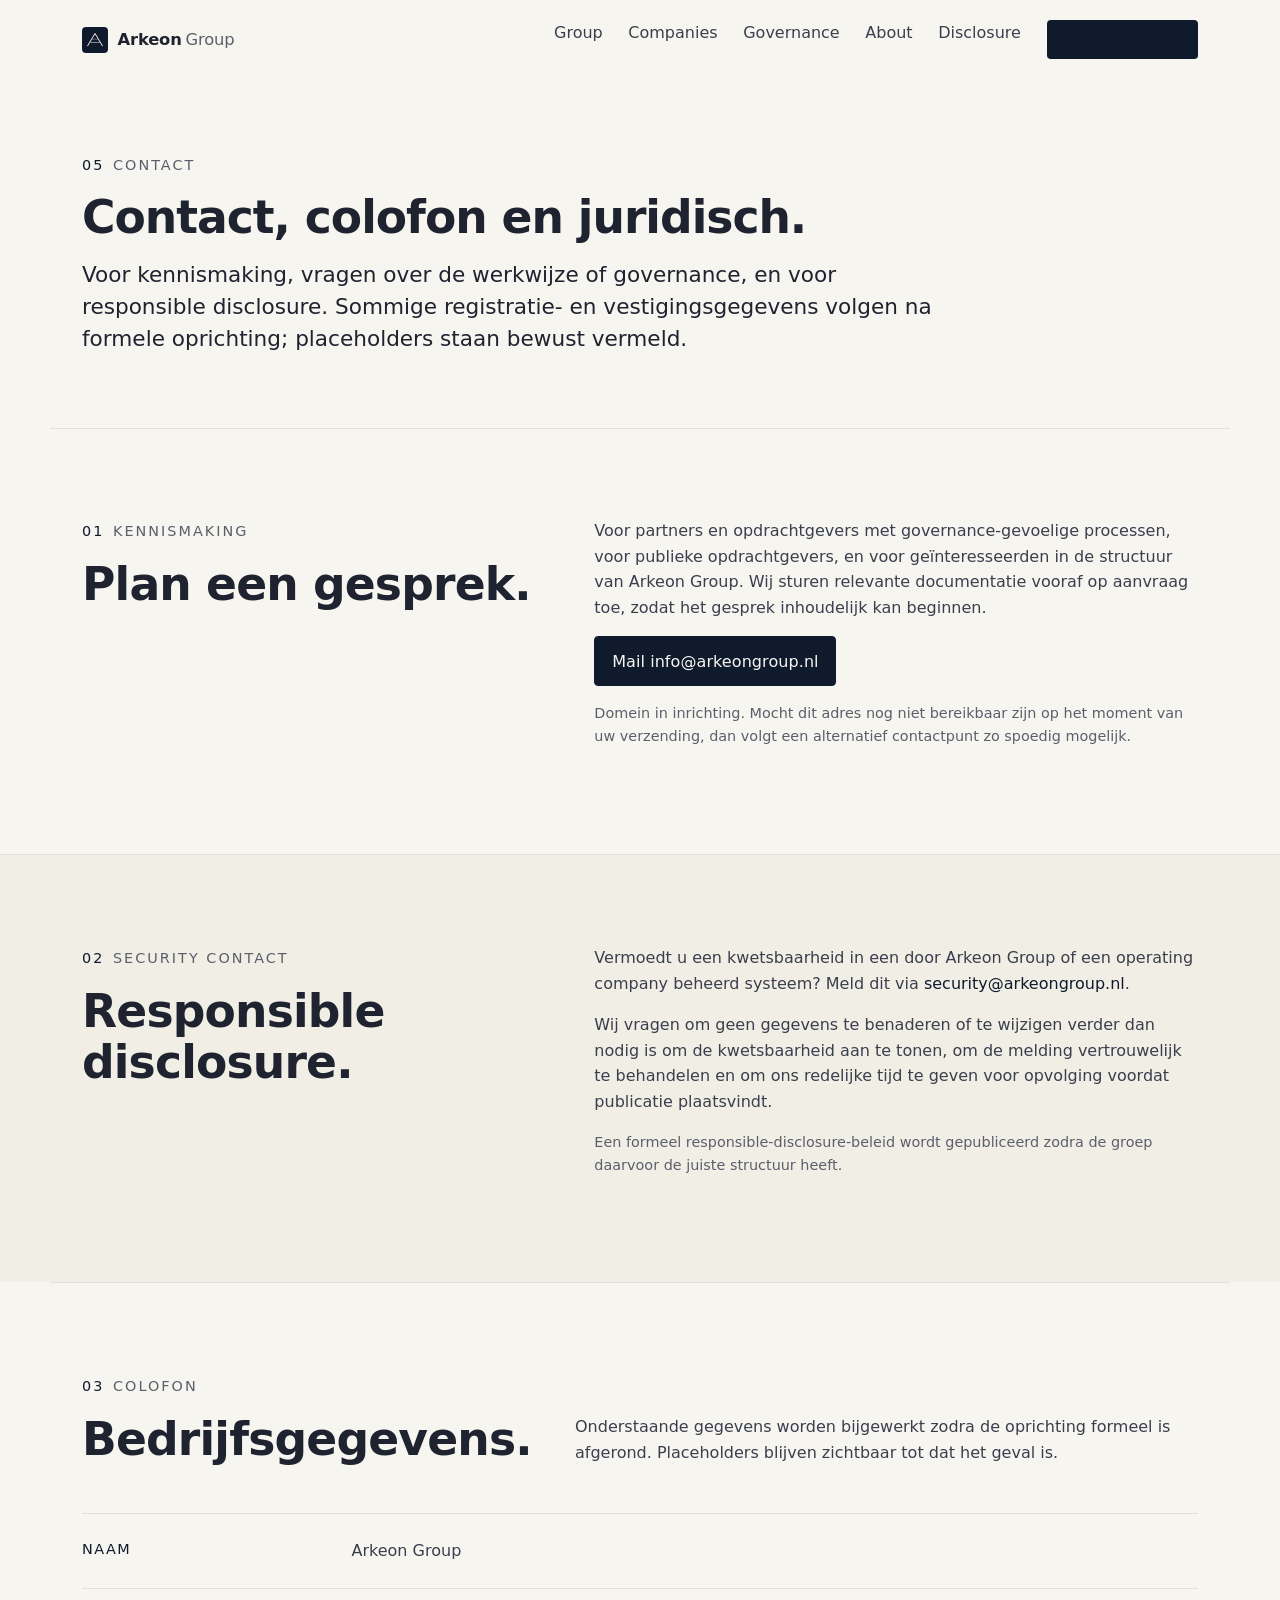
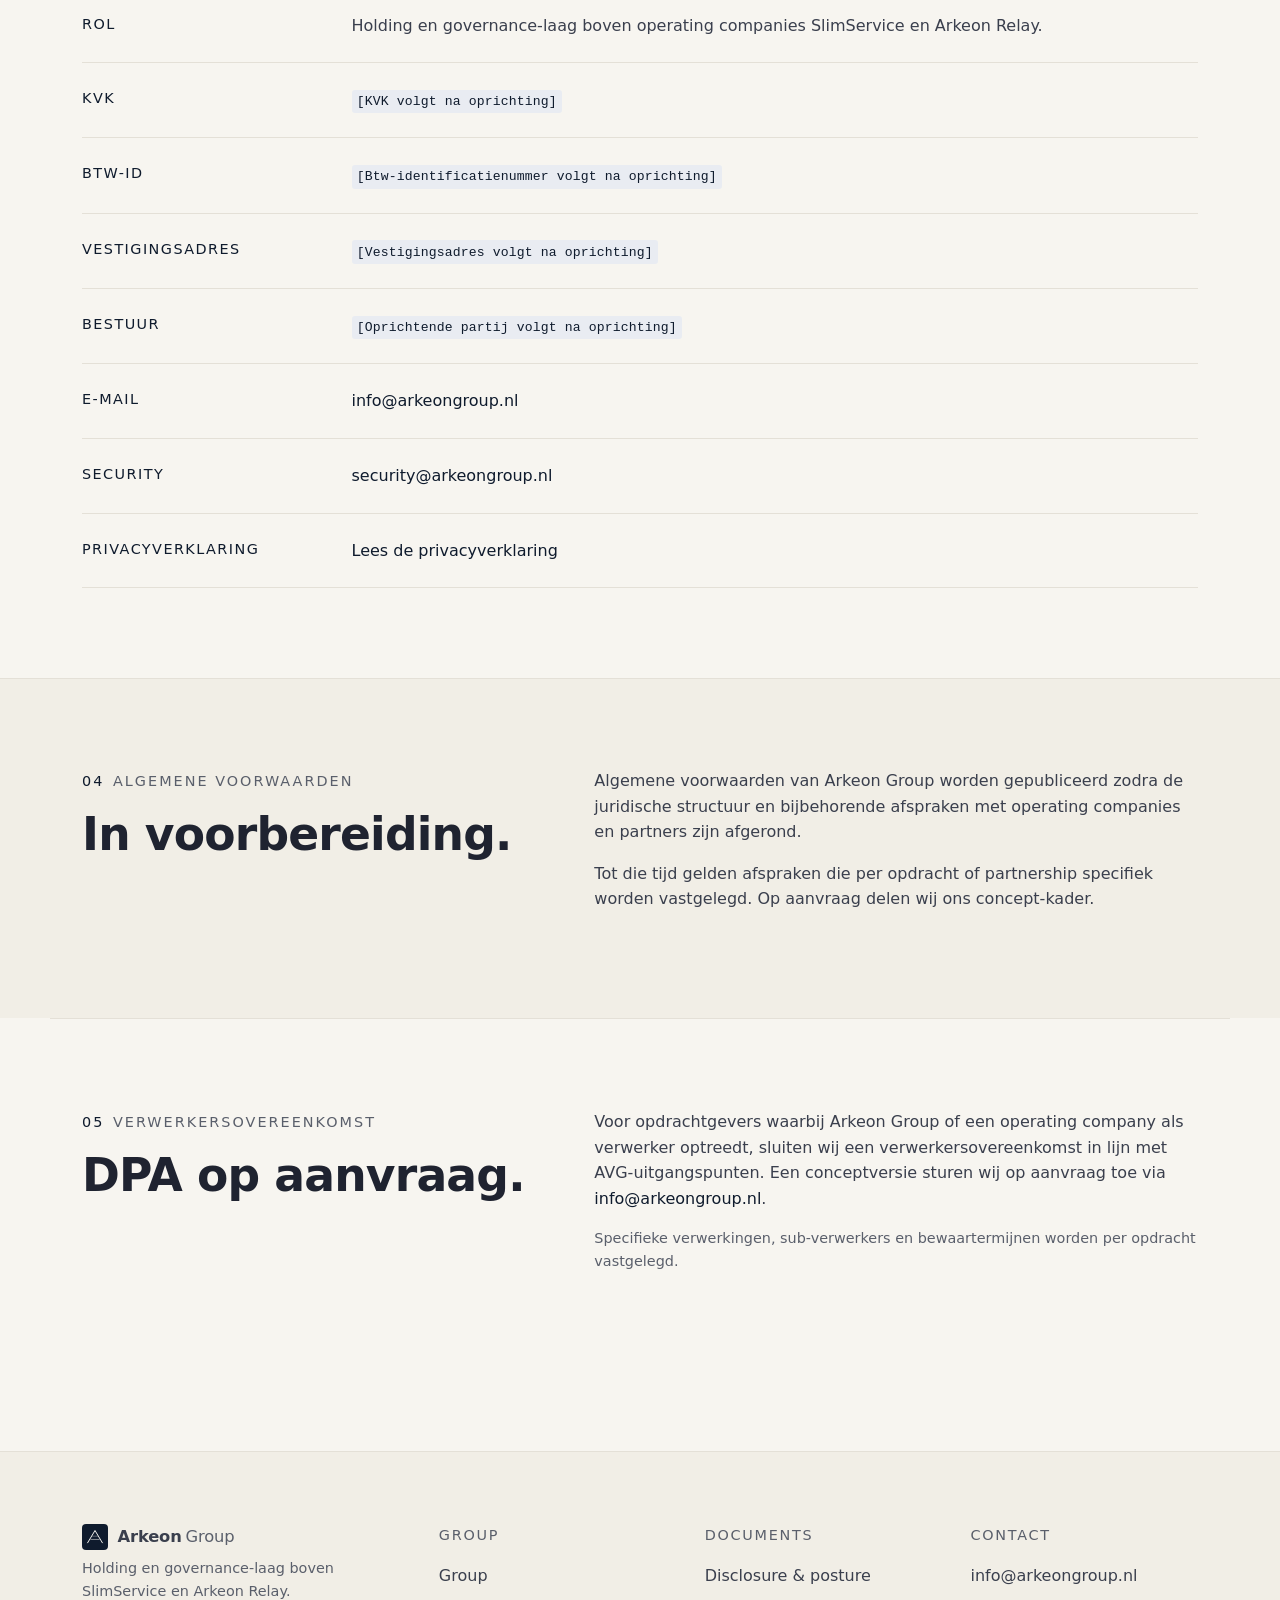
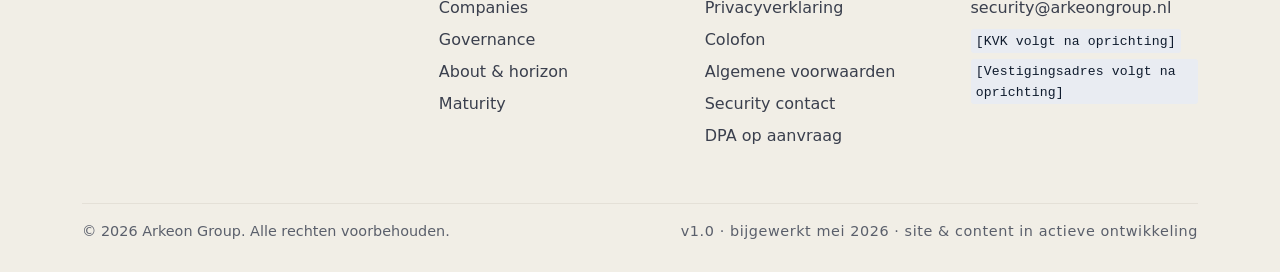
<file: contact.html>
<!doctype html>
<html lang="nl">
<head>
  <meta charset="utf-8">
  <meta name="viewport" content="width=device-width, initial-scale=1, viewport-fit=cover">
  <meta name="theme-color" content="#F7F5F0">
  <title>Contact &amp; colofon · Arkeon Group</title>
  <meta name="description" content="Contactgegevens, colofon, security-contact en aanvraag verwerkersovereenkomst van Arkeon Group. Registratie- en vestigingsgegevens volgen na oprichting.">
  <link rel="icon" href="assets/favicon.svg" type="image/svg+xml">
  <link rel="canonical" href="https://arkeongroup.nl/contact.html">
  <meta property="og:type" content="article">
  <meta property="og:title" content="Contact &amp; colofon · Arkeon Group">
  <meta property="og:description" content="Contact, colofon en security-contact van Arkeon Group.">
  <meta property="og:url" content="https://arkeongroup.nl/contact.html">
  <meta property="og:image" content="https://arkeongroup.nl/assets/og-image.png">
  <meta property="og:locale" content="nl_NL">
  <link rel="stylesheet" href="styles.css">
</head>
<body>
  <a class="skip-link" href="#main">Naar hoofdinhoud</a>
  <noscript><div class="noscript-banner">Deze site werkt zonder JavaScript.</div></noscript>

  <header class="site-header" role="banner">
    <div class="container header-inner">
      <a href="index.html" class="brand" aria-label="Arkeon Group, naar startpagina">
        <svg class="brand-mark" viewBox="0 0 64 64" aria-hidden="true">
          <rect width="64" height="64" rx="10" fill="#0F1B2D"/>
          <g fill="none" stroke="#F7F5F0" stroke-width="2.4" stroke-linecap="square">
            <path d="M14 46 L32 16 L50 46"/>
            <path d="M22 38 H42" stroke-opacity="0.55"/>
            <path d="M26 30 H38" stroke-opacity="0.35"/>
          </g>
        </svg>
        <span class="brand-name">Arkeon<span class="group">Group</span></span>
      </a>
      <nav class="nav" aria-label="Hoofdnavigatie">
        <button class="nav-toggle" type="button" aria-label="Navigatie openen" aria-controls="primary-nav" data-nav-toggle>
          <span class="nav-toggle-bars" aria-hidden="true"></span>
        </button>
        <ul id="primary-nav" class="nav-list" data-nav-list>
          <li><a href="index.html">Group</a></li>
          <li><a href="companies.html">Companies</a></li>
          <li><a href="governance.html">Governance</a></li>
          <li><a href="about.html">About</a></li>
          <li><a href="disclosure.html">Disclosure</a></li>
          <li><a href="contact.html" class="btn btn--sm cta">Plan kennismaking</a></li>
        </ul>
      </nav>
    </div>
  </header>

  <main id="main">

    <section class="page-hero container">
      <span class="eyebrow"><span class="num">05</span>Contact</span>
      <h1>Contact, colofon en juridisch.</h1>
      <p class="lead">
        Voor kennismaking, vragen over de werkwijze of governance, en voor responsible disclosure.
        Sommige registratie- en vestigingsgegevens volgen na formele oprichting; placeholders staan
        bewust vermeld.
      </p>
    </section>

    <section class="section container" aria-labelledby="kennis-title">
      <div class="split reveal">
        <div>
          <span class="eyebrow"><span class="num">01</span>Kennismaking</span>
          <h2 id="kennis-title">Plan een gesprek.</h2>
        </div>
        <div>
          <p>
            Voor partners en opdrachtgevers met governance-gevoelige processen, voor publieke
            opdrachtgevers, en voor geïnteresseerden in de structuur van Arkeon Group. Wij sturen
            relevante documentatie vooraf op aanvraag toe, zodat het gesprek inhoudelijk kan beginnen.
          </p>
          <p>
            <a class="btn" href="mailto:info@arkeongroup.nl?subject=Kennismaking%20Arkeon%20Group">Mail info@arkeongroup.nl</a>
          </p>
          <p class="muted small">
            Domein in inrichting. Mocht dit adres nog niet bereikbaar zijn op het moment van uw
            verzending, dan volgt een alternatief contactpunt zo spoedig mogelijk.
          </p>
        </div>
      </div>
    </section>

    <section class="section section--quiet" id="security" aria-labelledby="sec-title">
      <div class="container">
        <div class="split reveal">
          <div>
            <span class="eyebrow"><span class="num">02</span>Security contact</span>
            <h2 id="sec-title">Responsible disclosure.</h2>
          </div>
          <div>
            <p>
              Vermoedt u een kwetsbaarheid in een door Arkeon Group of een operating company beheerd
              systeem? Meld dit via
              <a href="mailto:security@arkeongroup.nl">security@arkeongroup.nl</a>.
            </p>
            <p>
              Wij vragen om geen gegevens te benaderen of te wijzigen verder dan nodig is om de
              kwetsbaarheid aan te tonen, om de melding vertrouwelijk te behandelen en om ons redelijke
              tijd te geven voor opvolging voordat publicatie plaatsvindt.
            </p>
            <p class="muted small">
              Een formeel responsible-disclosure-beleid wordt gepubliceerd zodra de groep daarvoor
              de juiste structuur heeft.
            </p>
          </div>
        </div>
      </div>
    </section>

    <section class="section container" id="colofon" aria-labelledby="col-title">
      <div class="section-head reveal">
        <div>
          <span class="eyebrow"><span class="num">03</span>Colofon</span>
          <h2 id="col-title">Bedrijfsgegevens.</h2>
        </div>
        <p>
          Onderstaande gegevens worden bijgewerkt zodra de oprichting formeel is afgerond.
          Placeholders blijven zichtbaar tot dat het geval is.
        </p>
      </div>

      <dl class="deflist reveal">
        <div>
          <dt>Naam</dt>
          <dd>Arkeon Group</dd>
        </div>
        <div>
          <dt>Rol</dt>
          <dd>Holding en governance-laag boven operating companies SlimService en Arkeon Relay.</dd>
        </div>
        <div>
          <dt>KVK</dt>
          <dd><span class="placeholder">[KVK volgt na oprichting]</span></dd>
        </div>
        <div>
          <dt>Btw-id</dt>
          <dd><span class="placeholder">[Btw-identificatienummer volgt na oprichting]</span></dd>
        </div>
        <div>
          <dt>Vestigingsadres</dt>
          <dd><span class="placeholder">[Vestigingsadres volgt na oprichting]</span></dd>
        </div>
        <div>
          <dt>Bestuur</dt>
          <dd><span class="placeholder">[Oprichtende partij volgt na oprichting]</span></dd>
        </div>
        <div>
          <dt>E-mail</dt>
          <dd><a href="mailto:info@arkeongroup.nl">info@arkeongroup.nl</a></dd>
        </div>
        <div>
          <dt>Security</dt>
          <dd><a href="mailto:security@arkeongroup.nl">security@arkeongroup.nl</a></dd>
        </div>
        <div>
          <dt>Privacyverklaring</dt>
          <dd><a href="privacy.html">Lees de privacyverklaring</a></dd>
        </div>
      </dl>
    </section>

    <section class="section section--quiet" id="voorwaarden" aria-labelledby="vw-title">
      <div class="container">
        <div class="split reveal">
          <div>
            <span class="eyebrow"><span class="num">04</span>Algemene voorwaarden</span>
            <h2 id="vw-title">In voorbereiding.</h2>
          </div>
          <div>
            <p>
              Algemene voorwaarden van Arkeon Group worden gepubliceerd zodra de juridische structuur
              en bijbehorende afspraken met operating companies en partners zijn afgerond.
            </p>
            <p>
              Tot die tijd gelden afspraken die per opdracht of partnership specifiek worden
              vastgelegd. Op aanvraag delen wij ons concept-kader.
            </p>
          </div>
        </div>
      </div>
    </section>

    <section class="section container" id="dpa" aria-labelledby="dpa-title">
      <div class="split reveal">
        <div>
          <span class="eyebrow"><span class="num">05</span>Verwerkersovereenkomst</span>
          <h2 id="dpa-title">DPA op aanvraag.</h2>
        </div>
        <div>
          <p>
            Voor opdrachtgevers waarbij Arkeon Group of een operating company als verwerker optreedt,
            sluiten wij een verwerkersovereenkomst in lijn met AVG-uitgangspunten. Een conceptversie
            sturen wij op aanvraag toe via <a href="mailto:info@arkeongroup.nl">info@arkeongroup.nl</a>.
          </p>
          <p class="muted small">
            Specifieke verwerkingen, sub-verwerkers en bewaartermijnen worden per opdracht vastgelegd.
          </p>
        </div>
      </div>
    </section>

  </main>

  <footer class="site-footer" role="contentinfo">
    <div class="container">
      <div class="footer-grid">
        <div class="footer-col footer-tag">
          <a href="index.html" class="brand" aria-label="Arkeon Group">
            <svg class="brand-mark" viewBox="0 0 64 64" aria-hidden="true">
              <rect width="64" height="64" rx="10" fill="#0F1B2D"/>
              <g fill="none" stroke="#F7F5F0" stroke-width="2.4" stroke-linecap="square">
                <path d="M14 46 L32 16 L50 46"/>
                <path d="M22 38 H42" stroke-opacity="0.55"/>
                <path d="M26 30 H38" stroke-opacity="0.35"/>
              </g>
            </svg>
            <span class="brand-name">Arkeon<span class="group">Group</span></span>
          </a>
          <p class="u-mt-4">Holding en governance-laag boven SlimService en Arkeon Relay.</p>
        </div>
        <div class="footer-col">
          <h5>Group</h5>
          <ul>
            <li><a href="index.html">Group</a></li>
            <li><a href="companies.html">Companies</a></li>
            <li><a href="governance.html">Governance</a></li>
            <li><a href="about.html">About &amp; horizon</a></li>
            <li><a href="about.html#maturity">Maturity</a></li>
          </ul>
        </div>
        <div class="footer-col">
          <h5>Documents</h5>
          <ul>
            <li><a href="disclosure.html">Disclosure &amp; posture</a></li>
            <li><a href="privacy.html">Privacyverklaring</a></li>
            <li><a href="contact.html#colofon">Colofon</a></li>
            <li><a href="contact.html#voorwaarden">Algemene voorwaarden</a></li>
            <li><a href="contact.html#security">Security contact</a></li>
            <li><a href="contact.html#dpa">DPA op aanvraag</a></li>
          </ul>
        </div>
        <div class="footer-col">
          <h5>Contact</h5>
          <ul>
            <li><a href="mailto:info@arkeongroup.nl">info@arkeongroup.nl</a></li>
            <li><a href="mailto:security@arkeongroup.nl">security@arkeongroup.nl</a></li>
            <li><span class="placeholder">[KVK volgt na oprichting]</span></li>
            <li><span class="placeholder">[Vestigingsadres volgt na oprichting]</span></li>
          </ul>
        </div>
      </div>
      <div class="footer-bar">
        <span>&copy; 2026 Arkeon Group. Alle rechten voorbehouden.</span>
        <span class="version">v1.0 · bijgewerkt mei 2026 · site &amp; content in actieve ontwikkeling</span>
      </div>
    </div>
  </footer>

  <script src="script.js" defer></script>
</body>
</html>
</file>
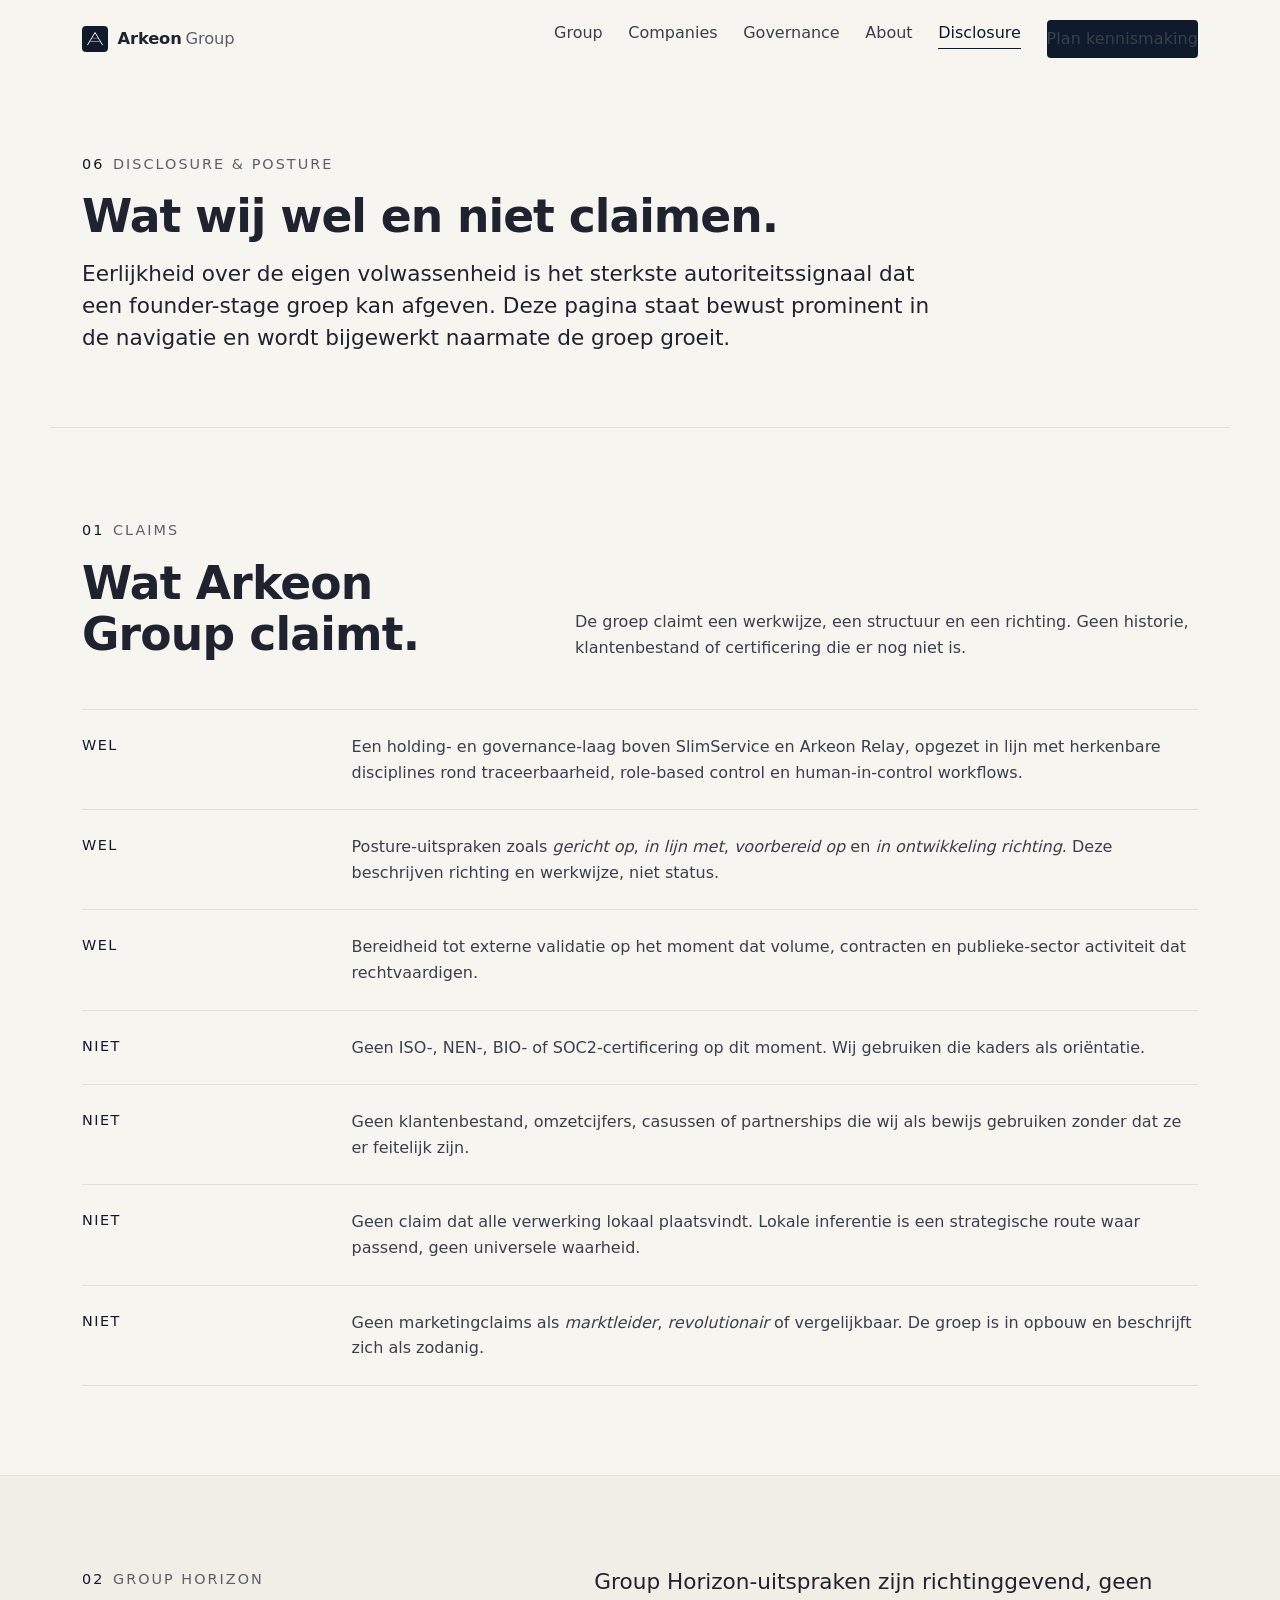
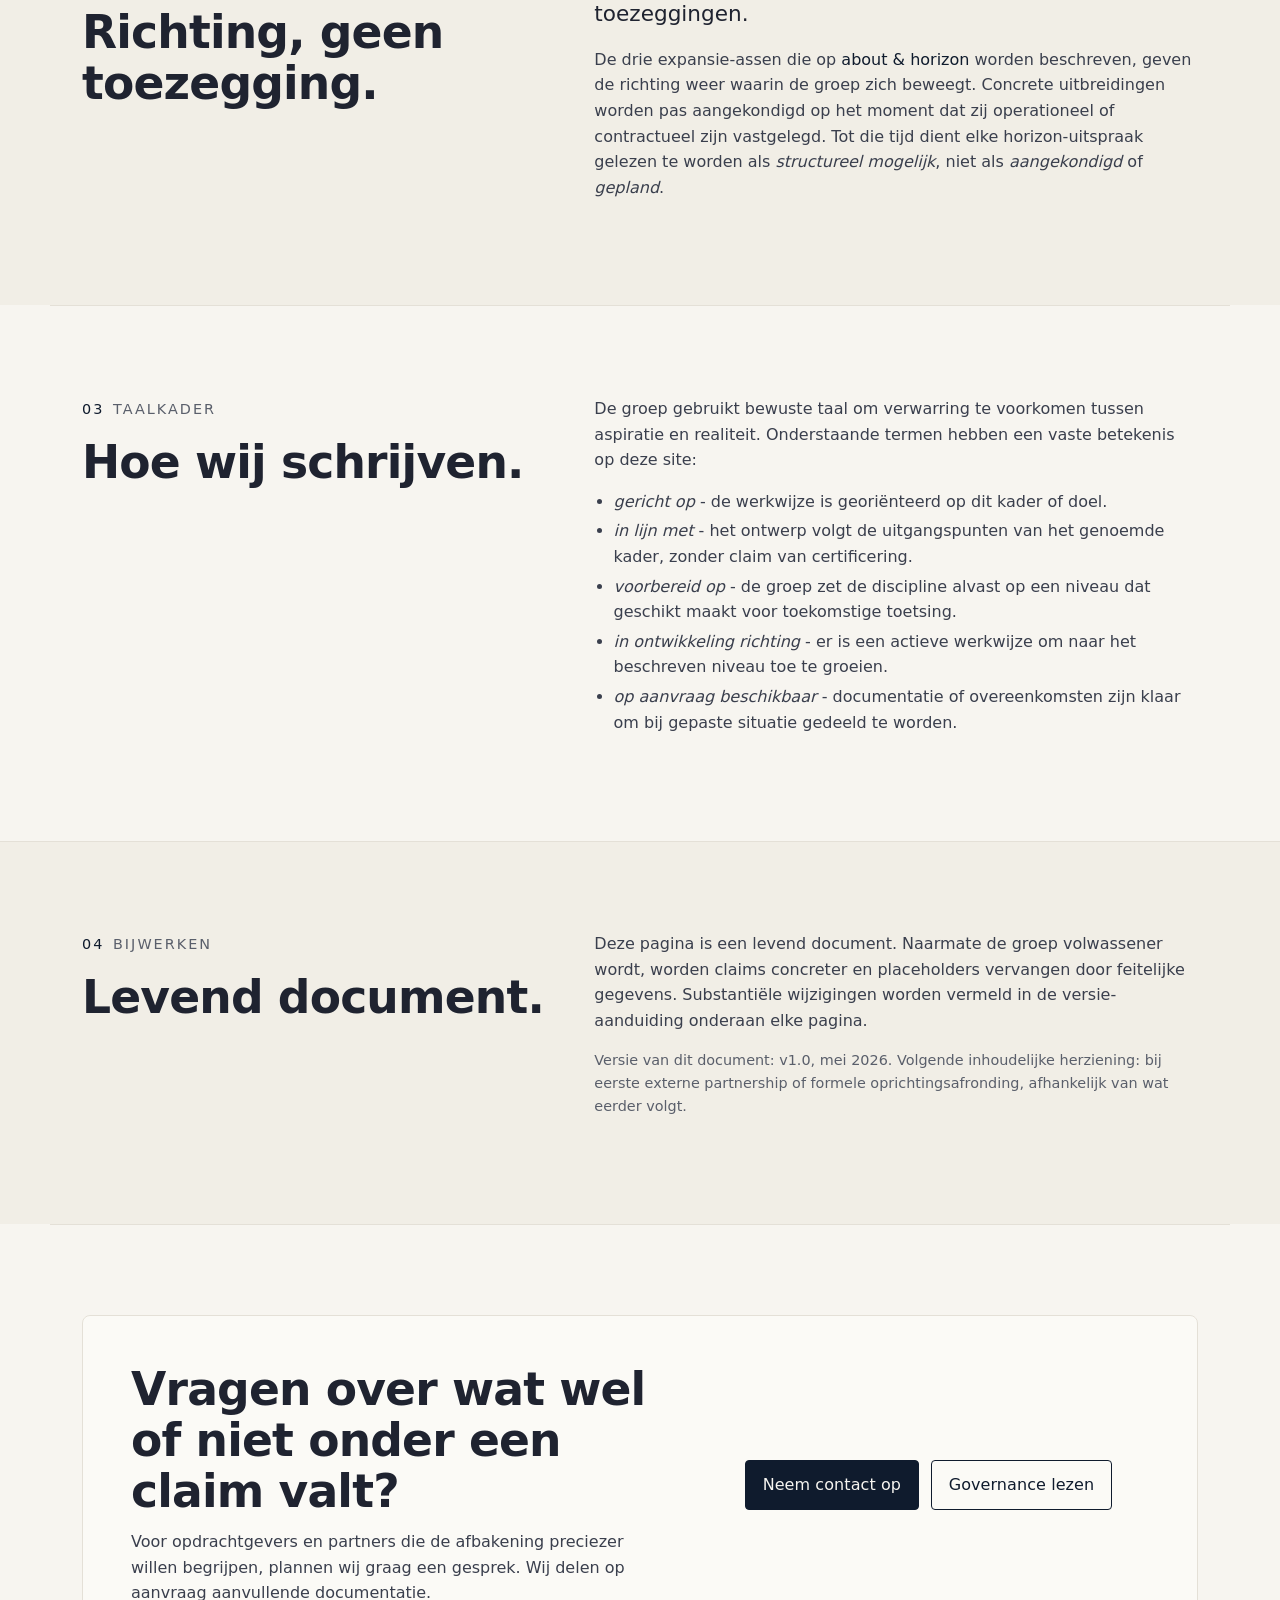
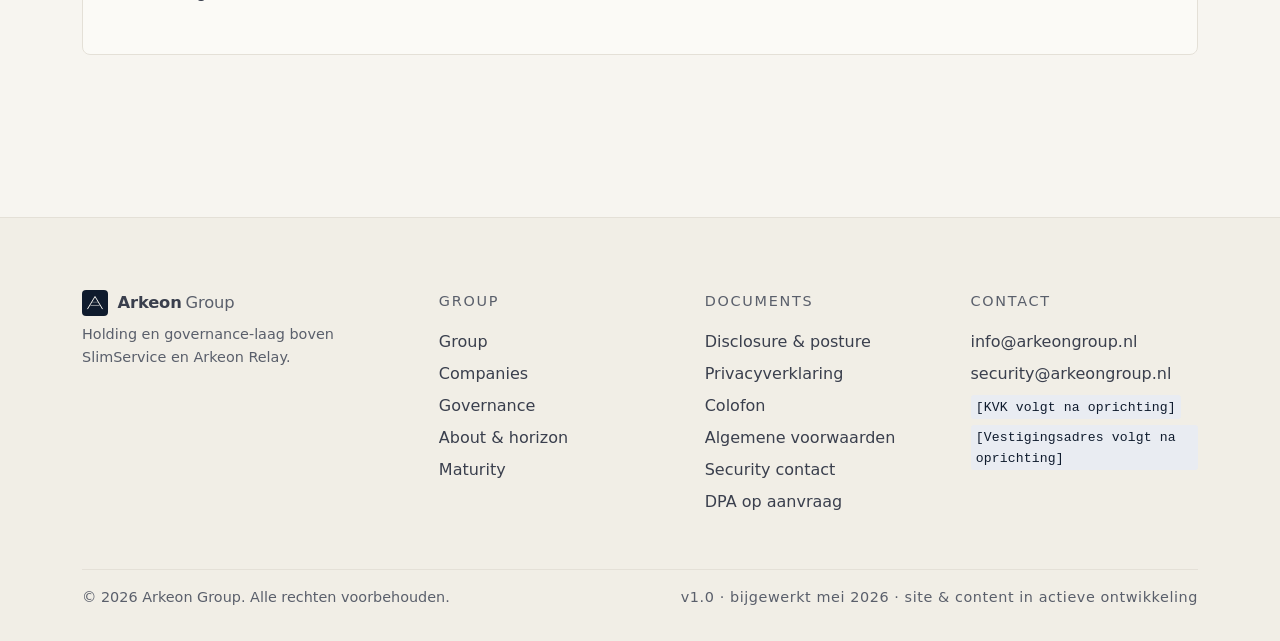
<file: disclosure.html>
<!doctype html>
<html lang="nl">
<head>
  <meta charset="utf-8">
  <meta name="viewport" content="width=device-width, initial-scale=1, viewport-fit=cover">
  <meta name="theme-color" content="#F7F5F0">
  <title>Disclosure &amp; Posture · Arkeon Group</title>
  <meta name="description" content="Eerlijke disclosure van Arkeon Group: wat wij wel en niet claimen op het gebied van certificaten, klanten, partners, omzet en compliance.">
  <link rel="icon" href="assets/favicon.svg" type="image/svg+xml">
  <link rel="canonical" href="https://arkeongroup.nl/disclosure.html">
  <meta property="og:type" content="article">
  <meta property="og:title" content="Disclosure &amp; Posture · Arkeon Group">
  <meta property="og:description" content="Wat Arkeon Group wel en niet claimt.">
  <meta property="og:url" content="https://arkeongroup.nl/disclosure.html">
  <meta property="og:image" content="https://arkeongroup.nl/assets/og-image.png">
  <meta property="og:locale" content="nl_NL">
  <link rel="stylesheet" href="styles.css">
</head>
<body>
  <a class="skip-link" href="#main">Naar hoofdinhoud</a>
  <noscript><div class="noscript-banner">Deze site werkt zonder JavaScript.</div></noscript>

  <header class="site-header" role="banner">
    <div class="container header-inner">
      <a href="index.html" class="brand" aria-label="Arkeon Group, naar startpagina">
        <svg class="brand-mark" viewBox="0 0 64 64" aria-hidden="true">
          <rect width="64" height="64" rx="10" fill="#0F1B2D"/>
          <g fill="none" stroke="#F7F5F0" stroke-width="2.4" stroke-linecap="square">
            <path d="M14 46 L32 16 L50 46"/>
            <path d="M22 38 H42" stroke-opacity="0.55"/>
            <path d="M26 30 H38" stroke-opacity="0.35"/>
          </g>
        </svg>
        <span class="brand-name">Arkeon<span class="group">Group</span></span>
      </a>
      <nav class="nav" aria-label="Hoofdnavigatie">
        <button class="nav-toggle" type="button" aria-label="Navigatie openen" aria-controls="primary-nav" data-nav-toggle>
          <span class="nav-toggle-bars" aria-hidden="true"></span>
        </button>
        <ul id="primary-nav" class="nav-list" data-nav-list>
          <li><a href="index.html">Group</a></li>
          <li><a href="companies.html">Companies</a></li>
          <li><a href="governance.html">Governance</a></li>
          <li><a href="about.html">About</a></li>
          <li><a href="disclosure.html">Disclosure</a></li>
          <li><a href="contact.html" class="btn btn--sm cta">Plan kennismaking</a></li>
        </ul>
      </nav>
    </div>
  </header>

  <main id="main">

    <section class="page-hero container">
      <span class="eyebrow"><span class="num">06</span>Disclosure &amp; Posture</span>
      <h1>Wat wij wel en niet claimen.</h1>
      <p class="lead">
        Eerlijkheid over de eigen volwassenheid is het sterkste autoriteitssignaal dat een
        founder-stage groep kan afgeven. Deze pagina staat bewust prominent in de navigatie en wordt
        bijgewerkt naarmate de groep groeit.
      </p>
    </section>

    <section class="section container" aria-labelledby="claim-title">
      <div class="section-head reveal">
        <div>
          <span class="eyebrow"><span class="num">01</span>Claims</span>
          <h2 id="claim-title">Wat Arkeon Group claimt.</h2>
        </div>
        <p>
          De groep claimt een werkwijze, een structuur en een richting. Geen historie, klantenbestand
          of certificering die er nog niet is.
        </p>
      </div>

      <dl class="deflist reveal">
        <div>
          <dt>Wel</dt>
          <dd>Een holding- en governance-laag boven SlimService en Arkeon Relay, opgezet in lijn
            met herkenbare disciplines rond traceerbaarheid, role-based control en human-in-control
            workflows.</dd>
        </div>
        <div>
          <dt>Wel</dt>
          <dd>Posture-uitspraken zoals <em>gericht op</em>, <em>in lijn met</em>,
            <em>voorbereid op</em> en <em>in ontwikkeling richting</em>. Deze beschrijven richting en
            werkwijze, niet status.</dd>
        </div>
        <div>
          <dt>Wel</dt>
          <dd>Bereidheid tot externe validatie op het moment dat volume, contracten en publieke-sector
            activiteit dat rechtvaardigen.</dd>
        </div>
        <div>
          <dt>Niet</dt>
          <dd>Geen ISO-, NEN-, BIO- of SOC2-certificering op dit moment. Wij gebruiken die kaders als
            oriëntatie.</dd>
        </div>
        <div>
          <dt>Niet</dt>
          <dd>Geen klantenbestand, omzetcijfers, casussen of partnerships die wij als bewijs gebruiken
            zonder dat ze er feitelijk zijn.</dd>
        </div>
        <div>
          <dt>Niet</dt>
          <dd>Geen claim dat alle verwerking lokaal plaatsvindt. Lokale inferentie is een strategische
            route waar passend, geen universele waarheid.</dd>
        </div>
        <div>
          <dt>Niet</dt>
          <dd>Geen marketingclaims als <em>marktleider</em>, <em>revolutionair</em> of vergelijkbaar.
            De groep is in opbouw en beschrijft zich als zodanig.</dd>
        </div>
      </dl>
    </section>

    <section class="section section--quiet" aria-labelledby="hor-title">
      <div class="container">
        <div class="split reveal">
          <div>
            <span class="eyebrow"><span class="num">02</span>Group Horizon</span>
            <h2 id="hor-title">Richting, geen toezegging.</h2>
          </div>
          <div>
            <p class="lead">
              Group Horizon-uitspraken zijn richtinggevend, geen toezeggingen.
            </p>
            <p>
              De drie expansie-assen die op <a href="about.html#horizon">about &amp; horizon</a>
              worden beschreven, geven de richting weer waarin de groep zich beweegt. Concrete
              uitbreidingen worden pas aangekondigd op het moment dat zij operationeel of contractueel
              zijn vastgelegd. Tot die tijd dient elke horizon-uitspraak gelezen te worden als
              <em>structureel mogelijk</em>, niet als <em>aangekondigd</em> of <em>gepland</em>.
            </p>
          </div>
        </div>
      </div>
    </section>

    <section class="section container" aria-labelledby="lang-title">
      <div class="split reveal">
        <div>
          <span class="eyebrow"><span class="num">03</span>Taalkader</span>
          <h2 id="lang-title">Hoe wij schrijven.</h2>
        </div>
        <div>
          <p>
            De groep gebruikt bewuste taal om verwarring te voorkomen tussen aspiratie en realiteit.
            Onderstaande termen hebben een vaste betekenis op deze site:
          </p>
          <ul>
            <li><em>gericht op</em> - de werkwijze is georiënteerd op dit kader of doel.</li>
            <li><em>in lijn met</em> - het ontwerp volgt de uitgangspunten van het genoemde kader, zonder claim van certificering.</li>
            <li><em>voorbereid op</em> - de groep zet de discipline alvast op een niveau dat geschikt maakt voor toekomstige toetsing.</li>
            <li><em>in ontwikkeling richting</em> - er is een actieve werkwijze om naar het beschreven niveau toe te groeien.</li>
            <li><em>op aanvraag beschikbaar</em> - documentatie of overeenkomsten zijn klaar om bij gepaste situatie gedeeld te worden.</li>
          </ul>
        </div>
      </div>
    </section>

    <section class="section section--quiet" aria-labelledby="upd-title">
      <div class="container">
        <div class="split reveal">
          <div>
            <span class="eyebrow"><span class="num">04</span>Bijwerken</span>
            <h2 id="upd-title">Levend document.</h2>
          </div>
          <div>
            <p>
              Deze pagina is een levend document. Naarmate de groep volwassener wordt, worden claims
              concreter en placeholders vervangen door feitelijke gegevens. Substantiële wijzigingen
              worden vermeld in de versie-aanduiding onderaan elke pagina.
            </p>
            <p class="muted small">
              Versie van dit document: v1.0, mei 2026. Volgende inhoudelijke herziening: bij eerste
              externe partnership of formele oprichtingsafronding, afhankelijk van wat eerder volgt.
            </p>
          </div>
        </div>
      </div>
    </section>

    <section class="section container" aria-labelledby="cta-title">
      <div class="cta-panel reveal">
        <div>
          <h2 id="cta-title">Vragen over wat wel of niet onder een claim valt?</h2>
          <p>
            Voor opdrachtgevers en partners die de afbakening preciezer willen begrijpen, plannen wij
            graag een gesprek. Wij delen op aanvraag aanvullende documentatie.
          </p>
        </div>
        <div class="cta-actions">
          <a href="contact.html" class="btn">Neem contact op</a>
          <a href="governance.html" class="btn btn--ghost">Governance lezen</a>
        </div>
      </div>
    </section>

  </main>

  <footer class="site-footer" role="contentinfo">
    <div class="container">
      <div class="footer-grid">
        <div class="footer-col footer-tag">
          <a href="index.html" class="brand" aria-label="Arkeon Group">
            <svg class="brand-mark" viewBox="0 0 64 64" aria-hidden="true">
              <rect width="64" height="64" rx="10" fill="#0F1B2D"/>
              <g fill="none" stroke="#F7F5F0" stroke-width="2.4" stroke-linecap="square">
                <path d="M14 46 L32 16 L50 46"/>
                <path d="M22 38 H42" stroke-opacity="0.55"/>
                <path d="M26 30 H38" stroke-opacity="0.35"/>
              </g>
            </svg>
            <span class="brand-name">Arkeon<span class="group">Group</span></span>
          </a>
          <p class="u-mt-4">Holding en governance-laag boven SlimService en Arkeon Relay.</p>
        </div>
        <div class="footer-col">
          <h5>Group</h5>
          <ul>
            <li><a href="index.html">Group</a></li>
            <li><a href="companies.html">Companies</a></li>
            <li><a href="governance.html">Governance</a></li>
            <li><a href="about.html">About &amp; horizon</a></li>
            <li><a href="about.html#maturity">Maturity</a></li>
          </ul>
        </div>
        <div class="footer-col">
          <h5>Documents</h5>
          <ul>
            <li><a href="disclosure.html">Disclosure &amp; posture</a></li>
            <li><a href="privacy.html">Privacyverklaring</a></li>
            <li><a href="contact.html#colofon">Colofon</a></li>
            <li><a href="contact.html#voorwaarden">Algemene voorwaarden</a></li>
            <li><a href="contact.html#security">Security contact</a></li>
            <li><a href="contact.html#dpa">DPA op aanvraag</a></li>
          </ul>
        </div>
        <div class="footer-col">
          <h5>Contact</h5>
          <ul>
            <li><a href="mailto:info@arkeongroup.nl">info@arkeongroup.nl</a></li>
            <li><a href="mailto:security@arkeongroup.nl">security@arkeongroup.nl</a></li>
            <li><span class="placeholder">[KVK volgt na oprichting]</span></li>
            <li><span class="placeholder">[Vestigingsadres volgt na oprichting]</span></li>
          </ul>
        </div>
      </div>
      <div class="footer-bar">
        <span>&copy; 2026 Arkeon Group. Alle rechten voorbehouden.</span>
        <span class="version">v1.0 · bijgewerkt mei 2026 · site &amp; content in actieve ontwikkeling</span>
      </div>
    </div>
  </footer>

  <script src="script.js" defer></script>
</body>
</html>
</file>
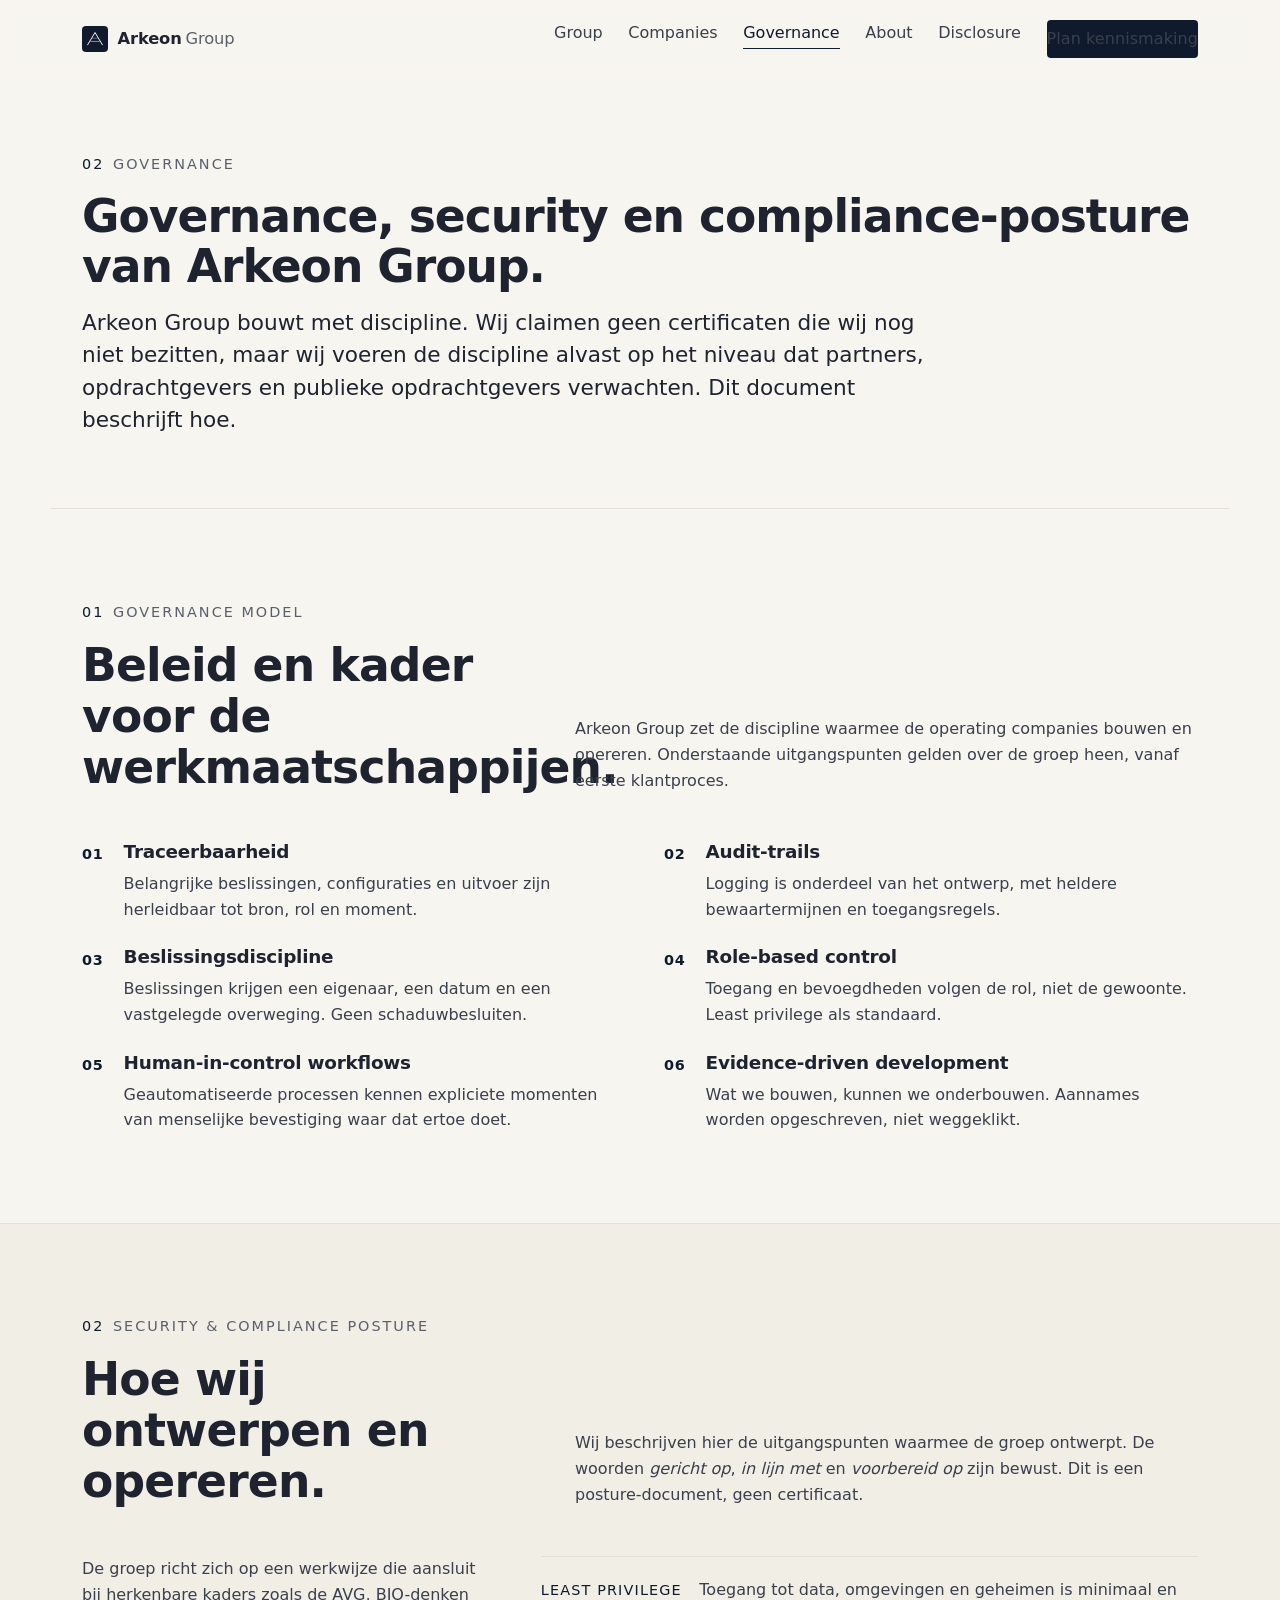
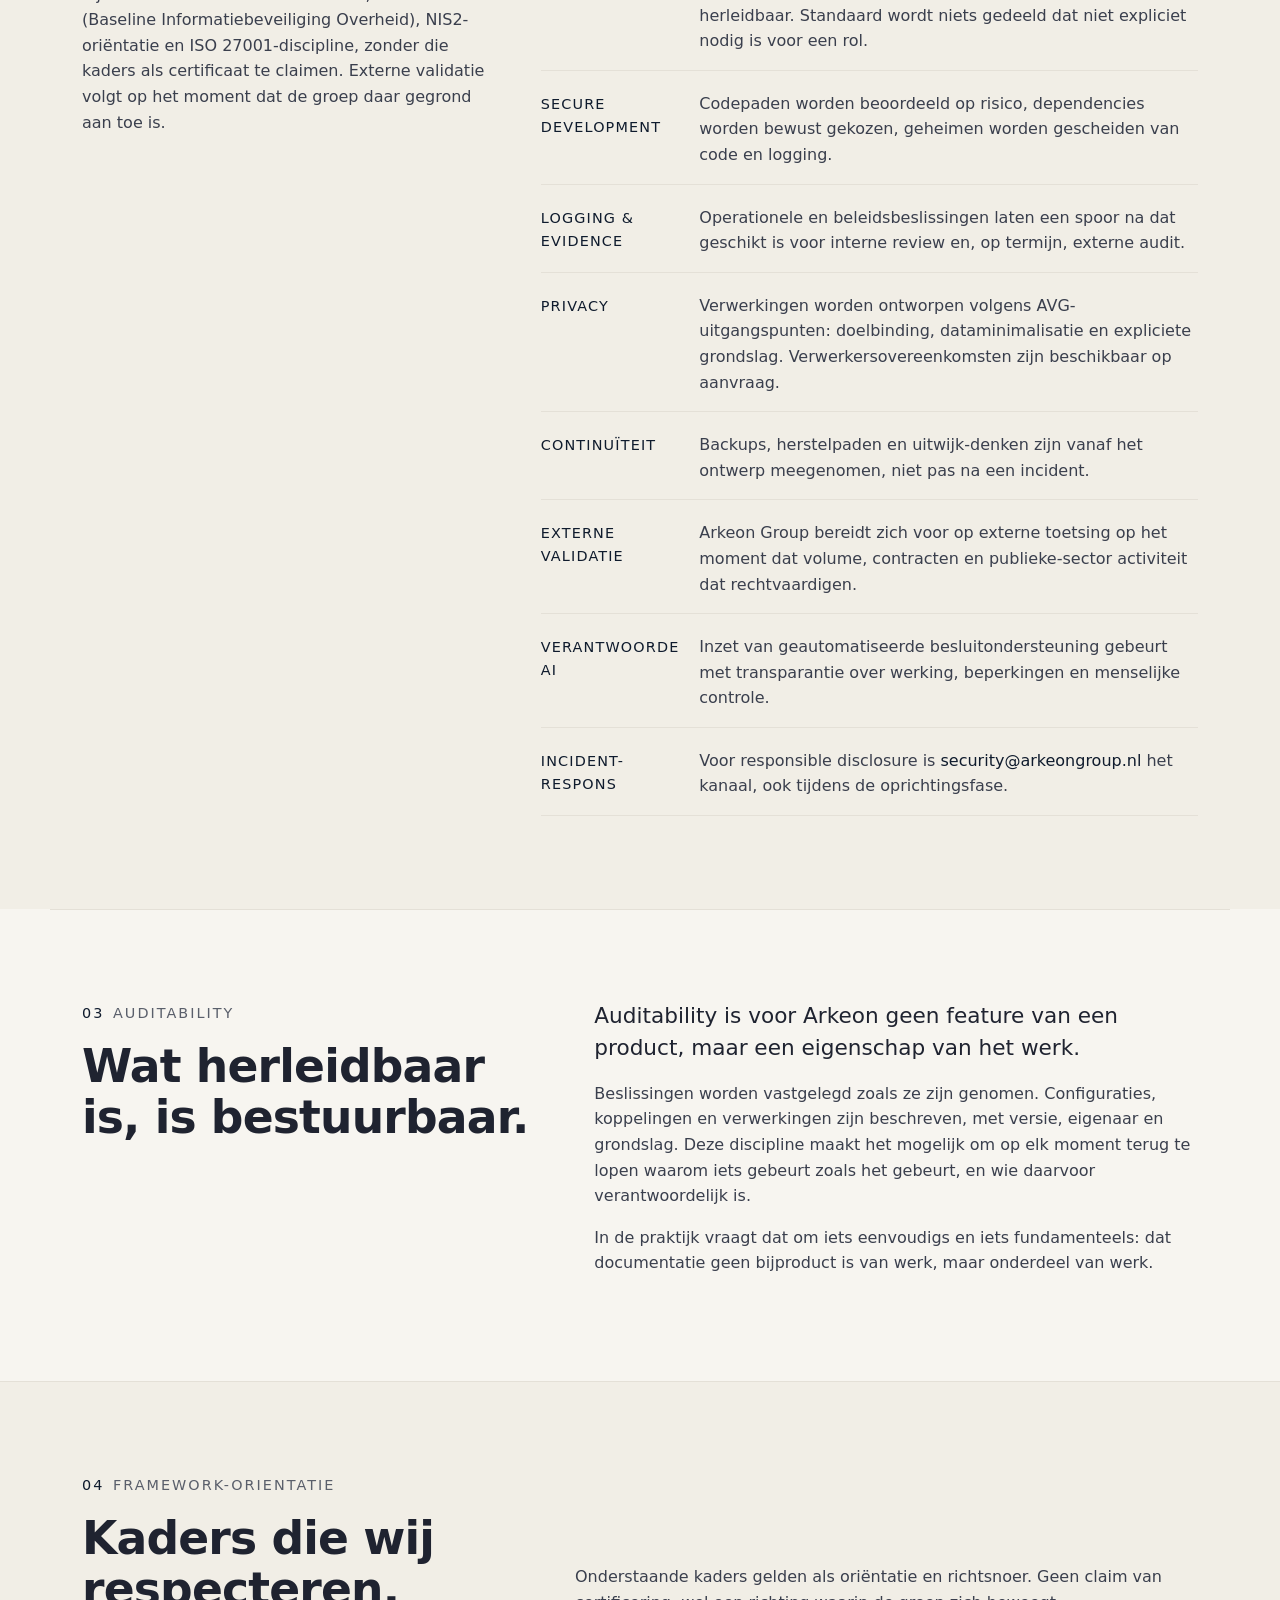
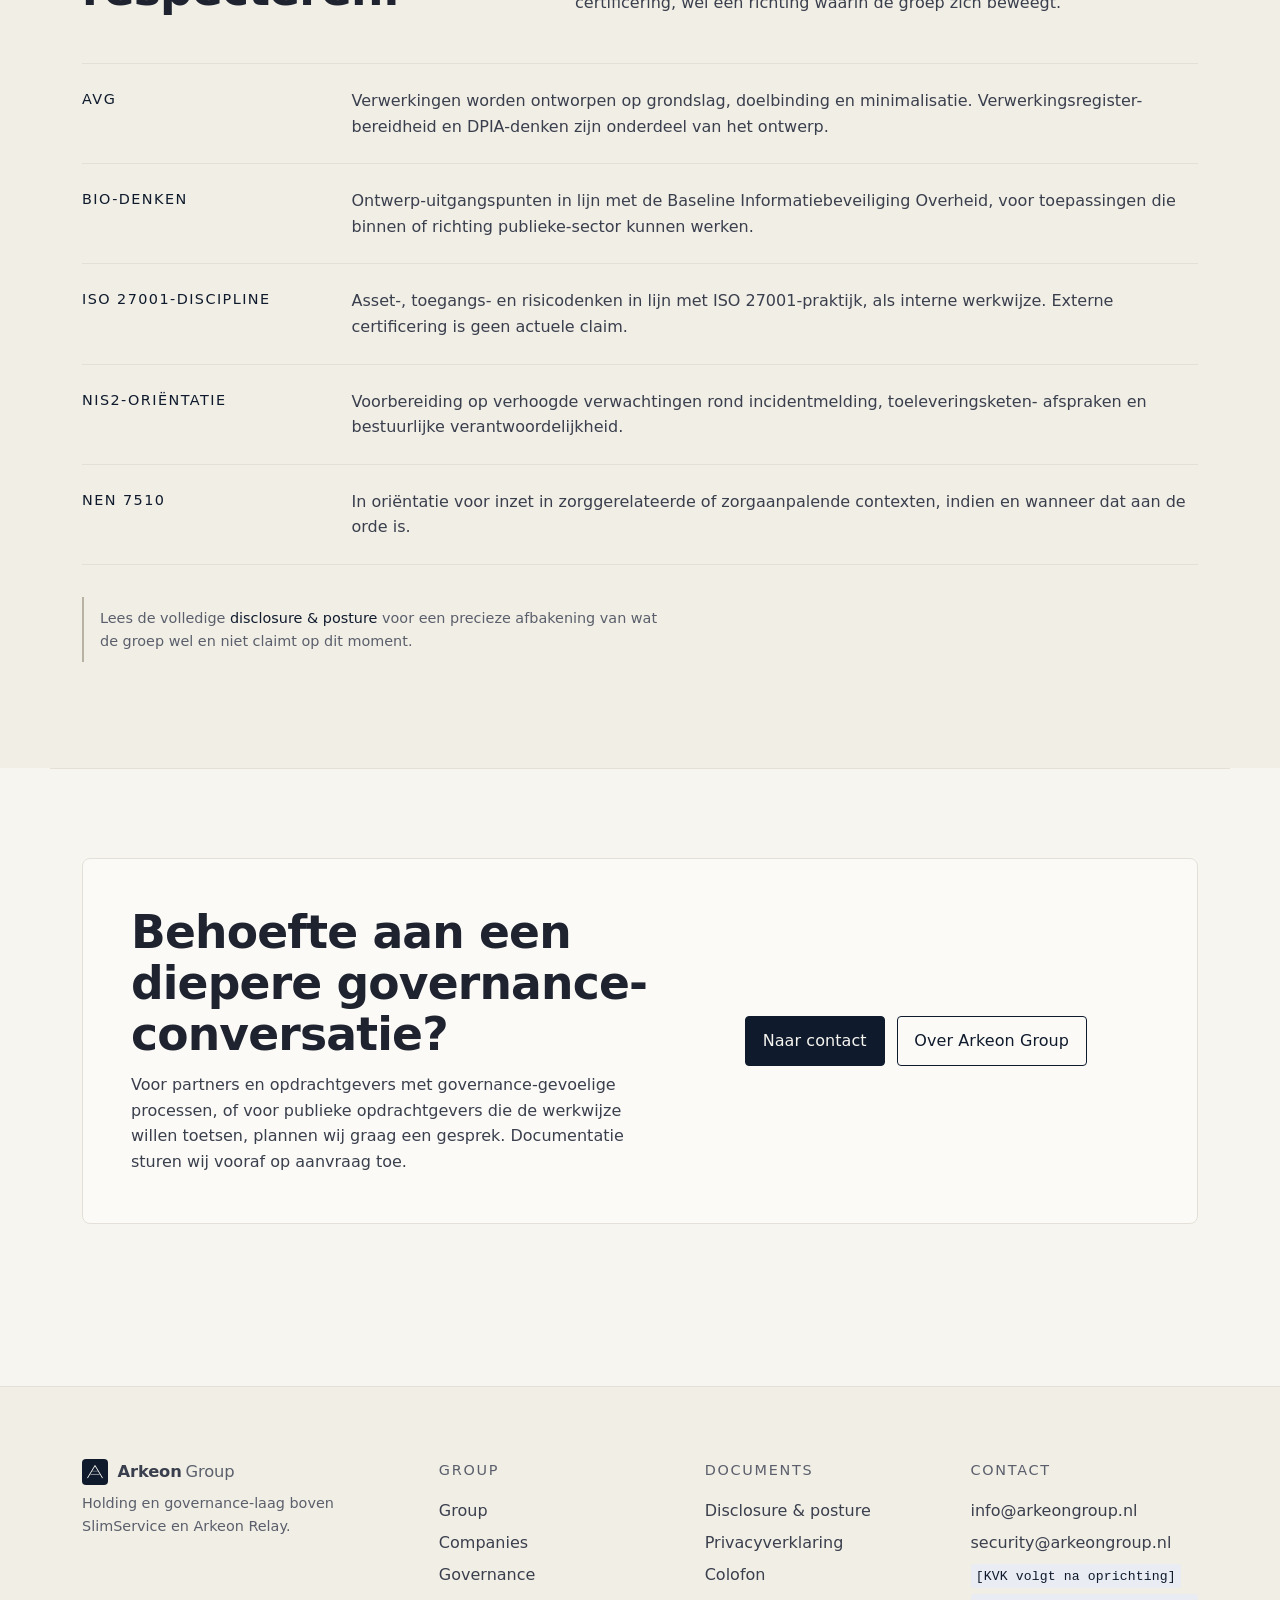
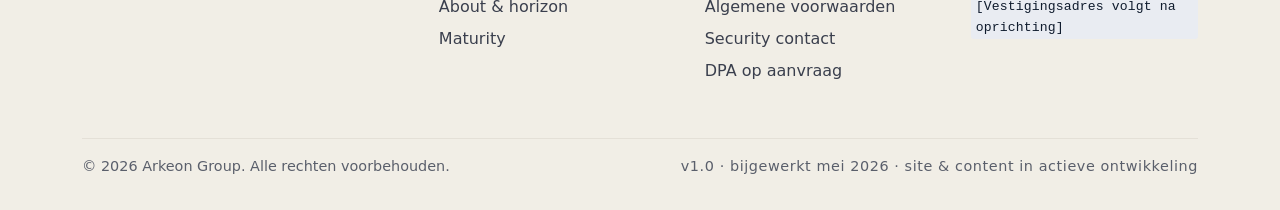
<file: governance.html>
<!doctype html>
<html lang="nl">
<head>
  <meta charset="utf-8">
  <meta name="viewport" content="width=device-width, initial-scale=1, viewport-fit=cover">
  <meta name="theme-color" content="#F7F5F0">
  <title>Governance · Arkeon Group</title>
  <meta name="description" content="Governance- en securityposture van Arkeon Group: traceerbaarheid, audit-trails, role-based control, human-in-control workflows en evidence-driven development.">
  <link rel="icon" href="assets/favicon.svg" type="image/svg+xml">
  <link rel="canonical" href="https://arkeongroup.nl/governance.html">
  <meta property="og:type" content="article">
  <meta property="og:title" content="Governance · Arkeon Group">
  <meta property="og:description" content="Governance- en securityposture van Arkeon Group.">
  <meta property="og:url" content="https://arkeongroup.nl/governance.html">
  <meta property="og:image" content="https://arkeongroup.nl/assets/og-image.png">
  <meta property="og:locale" content="nl_NL">
  <link rel="stylesheet" href="styles.css">
</head>
<body>
  <a class="skip-link" href="#main">Naar hoofdinhoud</a>
  <noscript><div class="noscript-banner">Deze site werkt zonder JavaScript.</div></noscript>

  <header class="site-header" role="banner">
    <div class="container header-inner">
      <a href="index.html" class="brand" aria-label="Arkeon Group, naar startpagina">
        <svg class="brand-mark" viewBox="0 0 64 64" aria-hidden="true">
          <rect width="64" height="64" rx="10" fill="#0F1B2D"/>
          <g fill="none" stroke="#F7F5F0" stroke-width="2.4" stroke-linecap="square">
            <path d="M14 46 L32 16 L50 46"/>
            <path d="M22 38 H42" stroke-opacity="0.55"/>
            <path d="M26 30 H38" stroke-opacity="0.35"/>
          </g>
        </svg>
        <span class="brand-name">Arkeon<span class="group">Group</span></span>
      </a>
      <nav class="nav" aria-label="Hoofdnavigatie">
        <button class="nav-toggle" type="button" aria-label="Navigatie openen" aria-controls="primary-nav" data-nav-toggle>
          <span class="nav-toggle-bars" aria-hidden="true"></span>
        </button>
        <ul id="primary-nav" class="nav-list" data-nav-list>
          <li><a href="index.html">Group</a></li>
          <li><a href="companies.html">Companies</a></li>
          <li><a href="governance.html">Governance</a></li>
          <li><a href="about.html">About</a></li>
          <li><a href="disclosure.html">Disclosure</a></li>
          <li><a href="contact.html" class="btn btn--sm cta">Plan kennismaking</a></li>
        </ul>
      </nav>
    </div>
  </header>

  <main id="main">

    <section class="page-hero container">
      <span class="eyebrow"><span class="num">02</span>Governance</span>
      <h1>Governance, security en compliance-posture van Arkeon Group.</h1>
      <p class="lead">
        Arkeon Group bouwt met discipline. Wij claimen geen certificaten die wij nog niet bezitten,
        maar wij voeren de discipline alvast op het niveau dat partners, opdrachtgevers en publieke
        opdrachtgevers verwachten. Dit document beschrijft hoe.
      </p>
    </section>

    <section class="section container" aria-labelledby="model-title">
      <div class="section-head reveal">
        <div>
          <span class="eyebrow"><span class="num">01</span>Governance Model</span>
          <h2 id="model-title">Beleid en kader voor de werkmaatschappijen.</h2>
        </div>
        <p>
          Arkeon Group zet de discipline waarmee de operating companies bouwen en opereren. Onderstaande
          uitgangspunten gelden over de groep heen, vanaf eerste klantproces.
        </p>
      </div>

      <ol class="disc-list reveal">
        <li>
          <h4>Traceerbaarheid</h4>
          <p>Belangrijke beslissingen, configuraties en uitvoer zijn herleidbaar tot bron, rol en moment.</p>
        </li>
        <li>
          <h4>Audit-trails</h4>
          <p>Logging is onderdeel van het ontwerp, met heldere bewaartermijnen en toegangsregels.</p>
        </li>
        <li>
          <h4>Beslissingsdiscipline</h4>
          <p>Beslissingen krijgen een eigenaar, een datum en een vastgelegde overweging. Geen schaduwbesluiten.</p>
        </li>
        <li>
          <h4>Role-based control</h4>
          <p>Toegang en bevoegdheden volgen de rol, niet de gewoonte. Least privilege als standaard.</p>
        </li>
        <li>
          <h4>Human-in-control workflows</h4>
          <p>Geautomatiseerde processen kennen expliciete momenten van menselijke bevestiging waar dat ertoe doet.</p>
        </li>
        <li>
          <h4>Evidence-driven development</h4>
          <p>Wat we bouwen, kunnen we onderbouwen. Aannames worden opgeschreven, niet weggeklikt.</p>
        </li>
      </ol>
    </section>

    <section class="section section--quiet" aria-labelledby="posture-title">
      <div class="container">
        <div class="section-head reveal">
          <div>
            <span class="eyebrow"><span class="num">02</span>Security &amp; Compliance Posture</span>
            <h2 id="posture-title">Hoe wij ontwerpen en opereren.</h2>
          </div>
          <p>
            Wij beschrijven hier de uitgangspunten waarmee de groep ontwerpt. De woorden
            <em>gericht op</em>, <em>in lijn met</em> en <em>voorbereid op</em> zijn bewust.
            Dit is een posture-document, geen certificaat.
          </p>
        </div>

        <div class="posture reveal">
          <p>
            De groep richt zich op een werkwijze die aansluit bij herkenbare kaders zoals de AVG,
            BIO-denken (Baseline Informatiebeveiliging Overheid), NIS2-oriëntatie en ISO 27001-discipline,
            zonder die kaders als certificaat te claimen. Externe validatie volgt op het moment dat de
            groep daar gegrond aan toe is.
          </p>

          <ul class="posture-list">
            <li>
              <span class="term">Least privilege</span>
              <p class="desc">Toegang tot data, omgevingen en geheimen is minimaal en herleidbaar.
                Standaard wordt niets gedeeld dat niet expliciet nodig is voor een rol.</p>
            </li>
            <li>
              <span class="term">Secure development</span>
              <p class="desc">Codepaden worden beoordeeld op risico, dependencies worden bewust gekozen,
                geheimen worden gescheiden van code en logging.</p>
            </li>
            <li>
              <span class="term">Logging &amp; evidence</span>
              <p class="desc">Operationele en beleidsbeslissingen laten een spoor na dat geschikt is voor
                interne review en, op termijn, externe audit.</p>
            </li>
            <li>
              <span class="term">Privacy</span>
              <p class="desc">Verwerkingen worden ontworpen volgens AVG-uitgangspunten: doelbinding,
                dataminimalisatie en expliciete grondslag. Verwerkersovereenkomsten zijn beschikbaar op aanvraag.</p>
            </li>
            <li>
              <span class="term">Continuïteit</span>
              <p class="desc">Backups, herstelpaden en uitwijk-denken zijn vanaf het ontwerp meegenomen,
                niet pas na een incident.</p>
            </li>
            <li>
              <span class="term">Externe validatie</span>
              <p class="desc">Arkeon Group bereidt zich voor op externe toetsing op het moment dat
                volume, contracten en publieke-sector activiteit dat rechtvaardigen.</p>
            </li>
            <li>
              <span class="term">Verantwoorde AI</span>
              <p class="desc">Inzet van geautomatiseerde besluitondersteuning gebeurt met transparantie
                over werking, beperkingen en menselijke controle.</p>
            </li>
            <li>
              <span class="term">Incident-respons</span>
              <p class="desc">Voor responsible disclosure is
                <a href="mailto:security@arkeongroup.nl">security@arkeongroup.nl</a> het kanaal,
                ook tijdens de oprichtingsfase.</p>
            </li>
          </ul>
        </div>
      </div>
    </section>

    <section class="section container" aria-labelledby="audit-title">
      <div class="split reveal">
        <div>
          <span class="eyebrow"><span class="num">03</span>Auditability</span>
          <h2 id="audit-title">Wat herleidbaar is, is bestuurbaar.</h2>
        </div>
        <div>
          <p class="lead">
            Auditability is voor Arkeon geen feature van een product, maar een eigenschap van het werk.
          </p>
          <p>
            Beslissingen worden vastgelegd zoals ze zijn genomen. Configuraties, koppelingen en
            verwerkingen zijn beschreven, met versie, eigenaar en grondslag. Deze discipline maakt het
            mogelijk om op elk moment terug te lopen waarom iets gebeurt zoals het gebeurt, en wie
            daarvoor verantwoordelijk is.
          </p>
          <p>
            In de praktijk vraagt dat om iets eenvoudigs en iets fundamenteels: dat documentatie geen
            bijproduct is van werk, maar onderdeel van werk.
          </p>
        </div>
      </div>
    </section>

    <section class="section section--quiet" aria-labelledby="frame-title">
      <div class="container">
        <div class="section-head reveal">
          <div>
            <span class="eyebrow"><span class="num">04</span>Framework-orientatie</span>
            <h2 id="frame-title">Kaders die wij respecteren.</h2>
          </div>
          <p>
            Onderstaande kaders gelden als oriëntatie en richtsnoer. Geen claim van certificering,
            wel een richting waarin de groep zich beweegt.
          </p>
        </div>

        <dl class="deflist reveal">
          <div>
            <dt>AVG</dt>
            <dd>Verwerkingen worden ontworpen op grondslag, doelbinding en minimalisatie.
              Verwerkingsregister-bereidheid en DPIA-denken zijn onderdeel van het ontwerp.</dd>
          </div>
          <div>
            <dt>BIO-denken</dt>
            <dd>Ontwerp-uitgangspunten in lijn met de Baseline Informatiebeveiliging Overheid,
              voor toepassingen die binnen of richting publieke-sector kunnen werken.</dd>
          </div>
          <div>
            <dt>ISO 27001-discipline</dt>
            <dd>Asset-, toegangs- en risicodenken in lijn met ISO 27001-praktijk, als interne
              werkwijze. Externe certificering is geen actuele claim.</dd>
          </div>
          <div>
            <dt>NIS2-oriëntatie</dt>
            <dd>Voorbereiding op verhoogde verwachtingen rond incidentmelding, toeleveringsketen-
              afspraken en bestuurlijke verantwoordelijkheid.</dd>
          </div>
          <div>
            <dt>NEN 7510</dt>
            <dd>In oriëntatie voor inzet in zorggerelateerde of zorgaanpalende contexten,
              indien en wanneer dat aan de orde is.</dd>
          </div>
        </dl>

        <p class="note reveal u-mt-6">
          Lees de volledige
          <a href="disclosure.html">disclosure &amp; posture</a> voor een precieze afbakening van wat
          de groep wel en niet claimt op dit moment.
        </p>
      </div>
    </section>

    <section class="section container" aria-labelledby="cta-title">
      <div class="cta-panel reveal">
        <div>
          <h2 id="cta-title">Behoefte aan een diepere governance-conversatie?</h2>
          <p>
            Voor partners en opdrachtgevers met governance-gevoelige processen, of voor publieke
            opdrachtgevers die de werkwijze willen toetsen, plannen wij graag een gesprek. Documentatie
            sturen wij vooraf op aanvraag toe.
          </p>
        </div>
        <div class="cta-actions">
          <a href="contact.html" class="btn">Naar contact</a>
          <a href="about.html" class="btn btn--ghost">Over Arkeon Group</a>
        </div>
      </div>
    </section>

  </main>

  <footer class="site-footer" role="contentinfo">
    <div class="container">
      <div class="footer-grid">
        <div class="footer-col footer-tag">
          <a href="index.html" class="brand" aria-label="Arkeon Group">
            <svg class="brand-mark" viewBox="0 0 64 64" aria-hidden="true">
              <rect width="64" height="64" rx="10" fill="#0F1B2D"/>
              <g fill="none" stroke="#F7F5F0" stroke-width="2.4" stroke-linecap="square">
                <path d="M14 46 L32 16 L50 46"/>
                <path d="M22 38 H42" stroke-opacity="0.55"/>
                <path d="M26 30 H38" stroke-opacity="0.35"/>
              </g>
            </svg>
            <span class="brand-name">Arkeon<span class="group">Group</span></span>
          </a>
          <p class="u-mt-4">Holding en governance-laag boven SlimService en Arkeon Relay.</p>
        </div>
        <div class="footer-col">
          <h5>Group</h5>
          <ul>
            <li><a href="index.html">Group</a></li>
            <li><a href="companies.html">Companies</a></li>
            <li><a href="governance.html">Governance</a></li>
            <li><a href="about.html">About &amp; horizon</a></li>
            <li><a href="about.html#maturity">Maturity</a></li>
          </ul>
        </div>
        <div class="footer-col">
          <h5>Documents</h5>
          <ul>
            <li><a href="disclosure.html">Disclosure &amp; posture</a></li>
            <li><a href="privacy.html">Privacyverklaring</a></li>
            <li><a href="contact.html#colofon">Colofon</a></li>
            <li><a href="contact.html#voorwaarden">Algemene voorwaarden</a></li>
            <li><a href="contact.html#security">Security contact</a></li>
            <li><a href="contact.html#dpa">DPA op aanvraag</a></li>
          </ul>
        </div>
        <div class="footer-col">
          <h5>Contact</h5>
          <ul>
            <li><a href="mailto:info@arkeongroup.nl">info@arkeongroup.nl</a></li>
            <li><a href="mailto:security@arkeongroup.nl">security@arkeongroup.nl</a></li>
            <li><span class="placeholder">[KVK volgt na oprichting]</span></li>
            <li><span class="placeholder">[Vestigingsadres volgt na oprichting]</span></li>
          </ul>
        </div>
      </div>
      <div class="footer-bar">
        <span>&copy; 2026 Arkeon Group. Alle rechten voorbehouden.</span>
        <span class="version">v1.0 · bijgewerkt mei 2026 · site &amp; content in actieve ontwikkeling</span>
      </div>
    </div>
  </footer>

  <script src="script.js" defer></script>
</body>
</html>
</file>
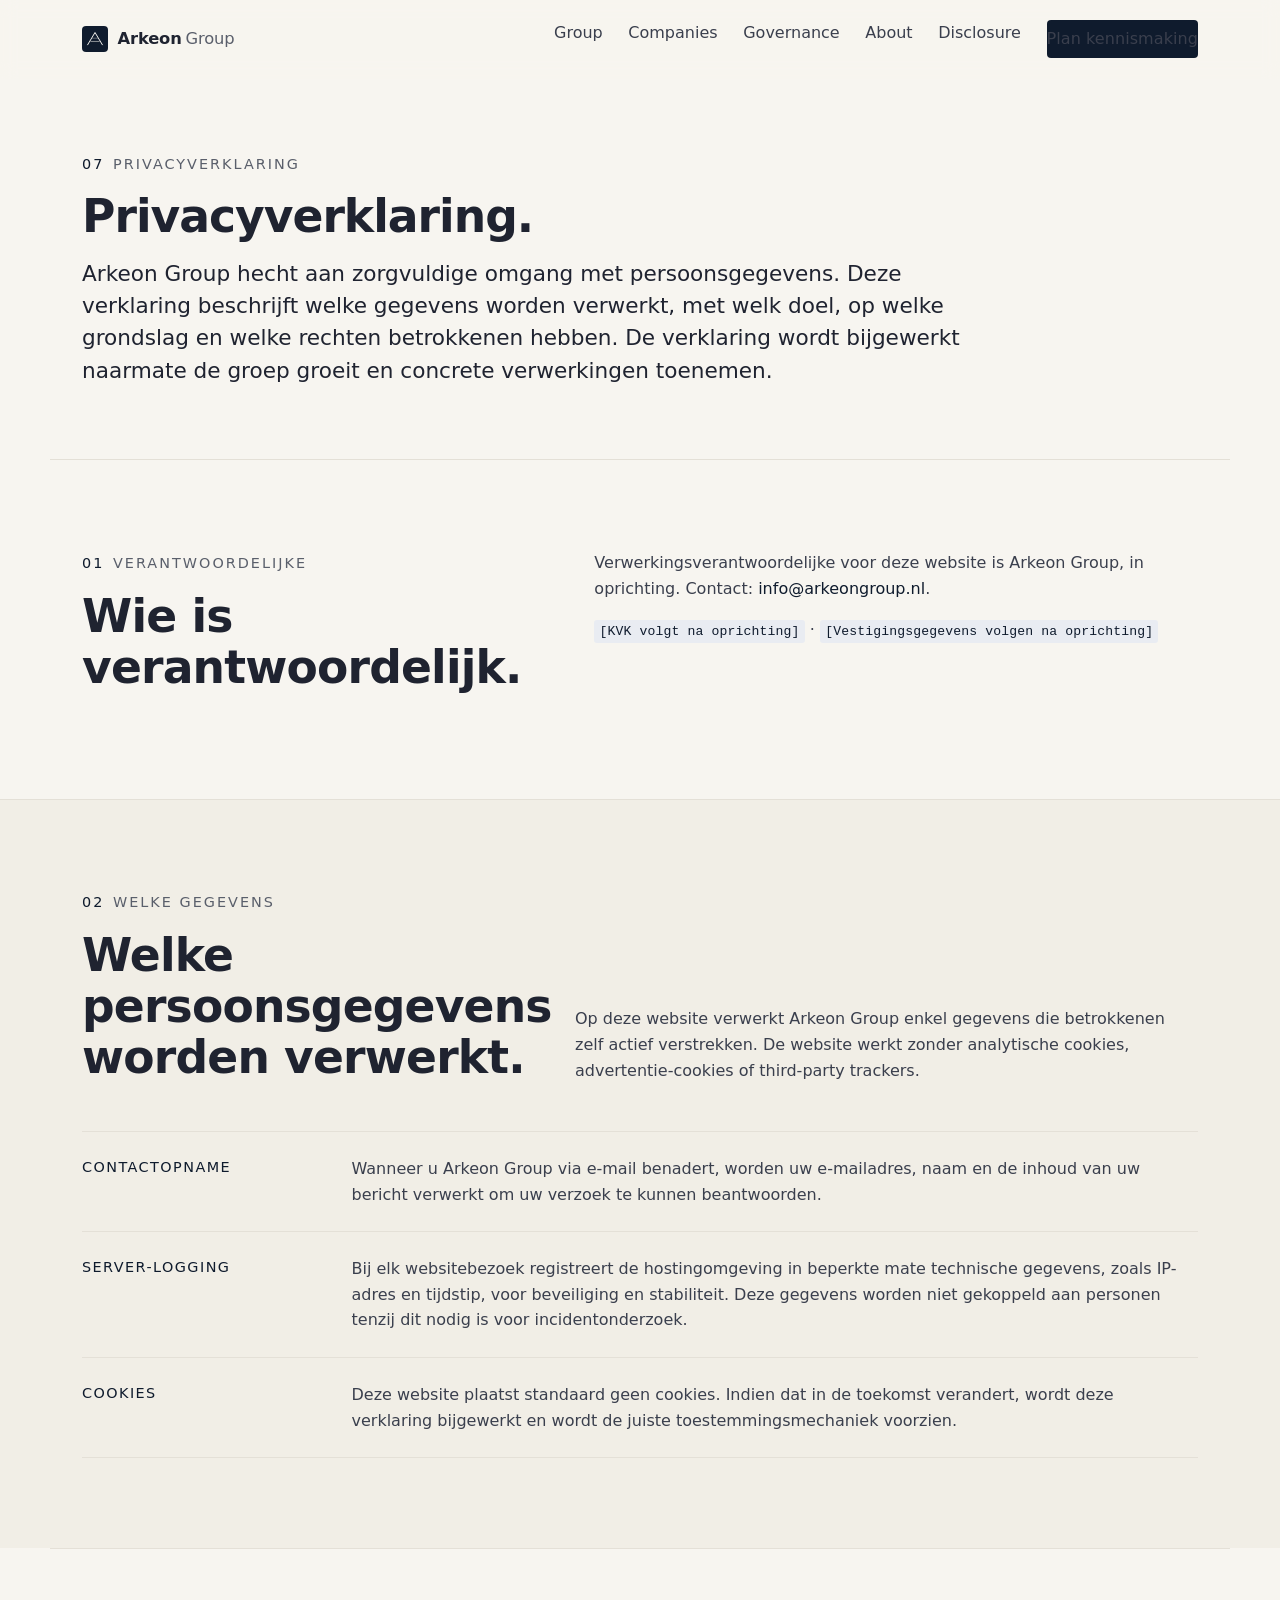
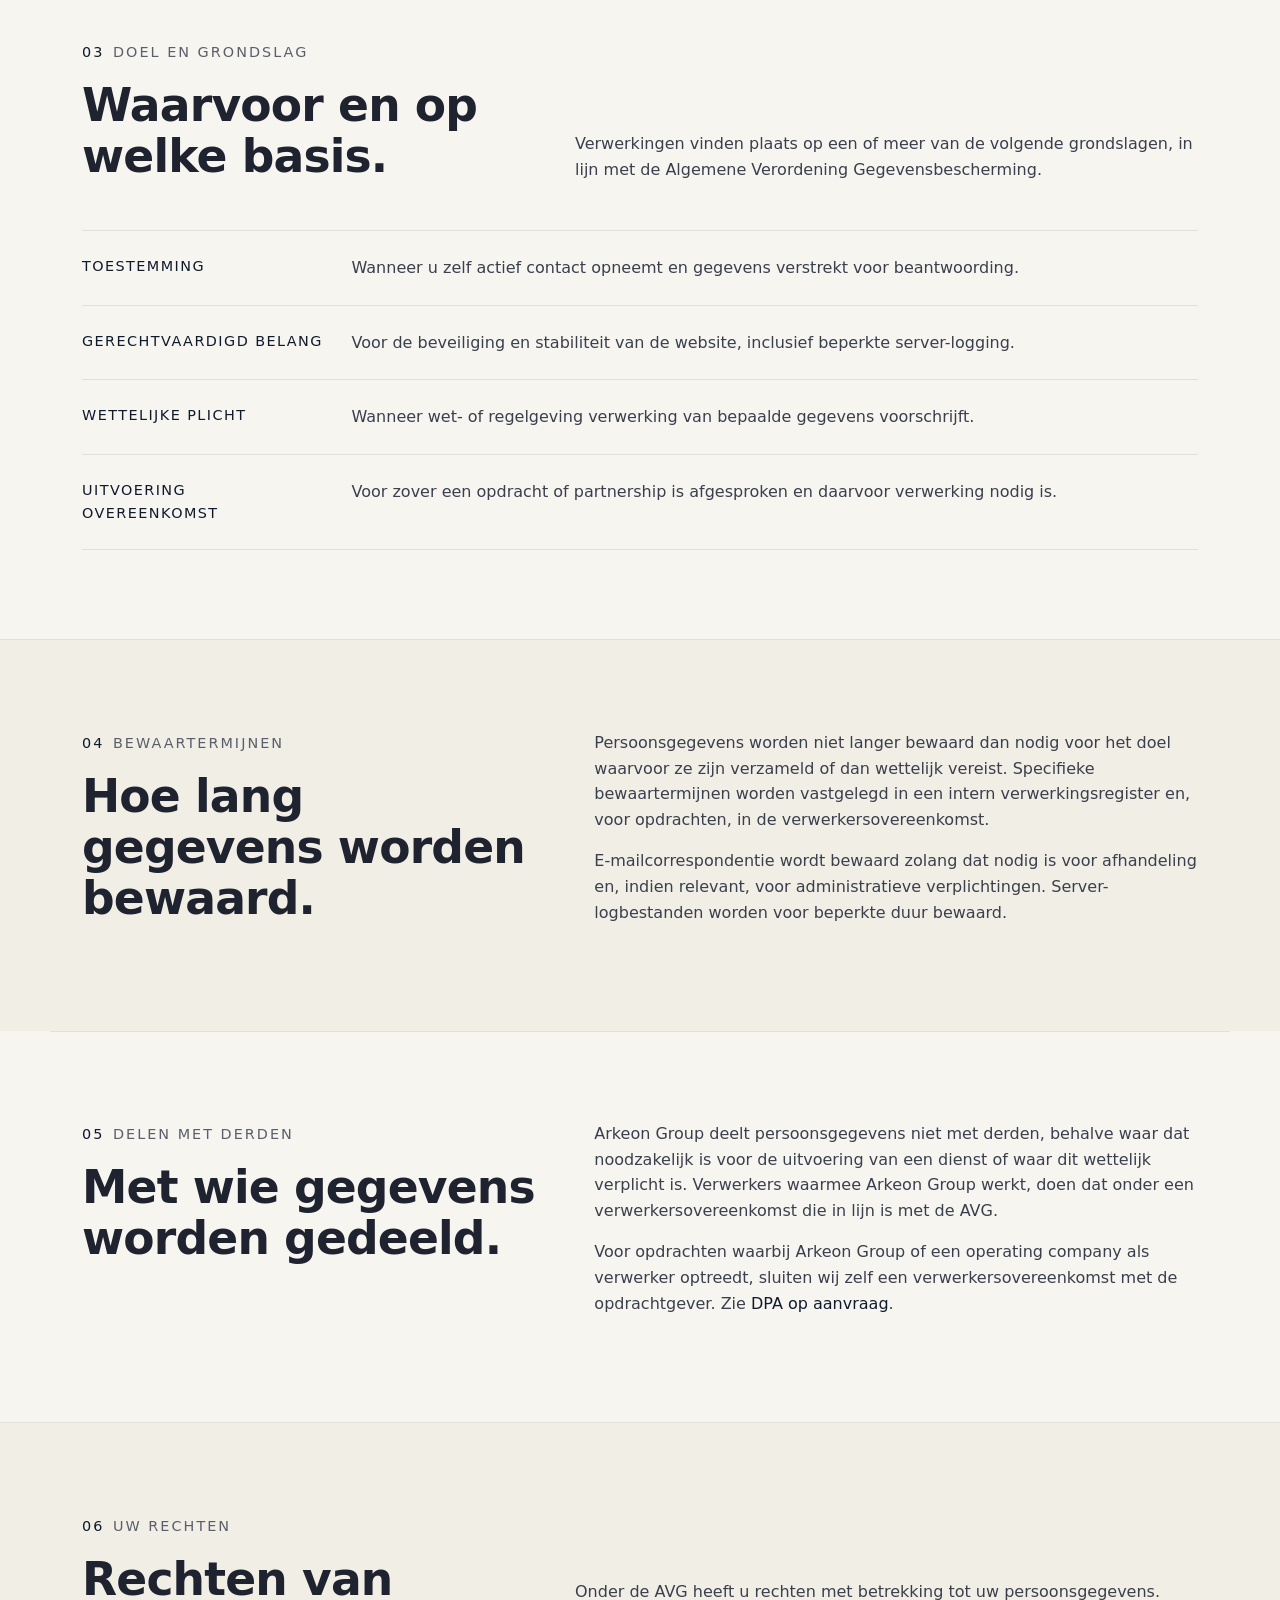
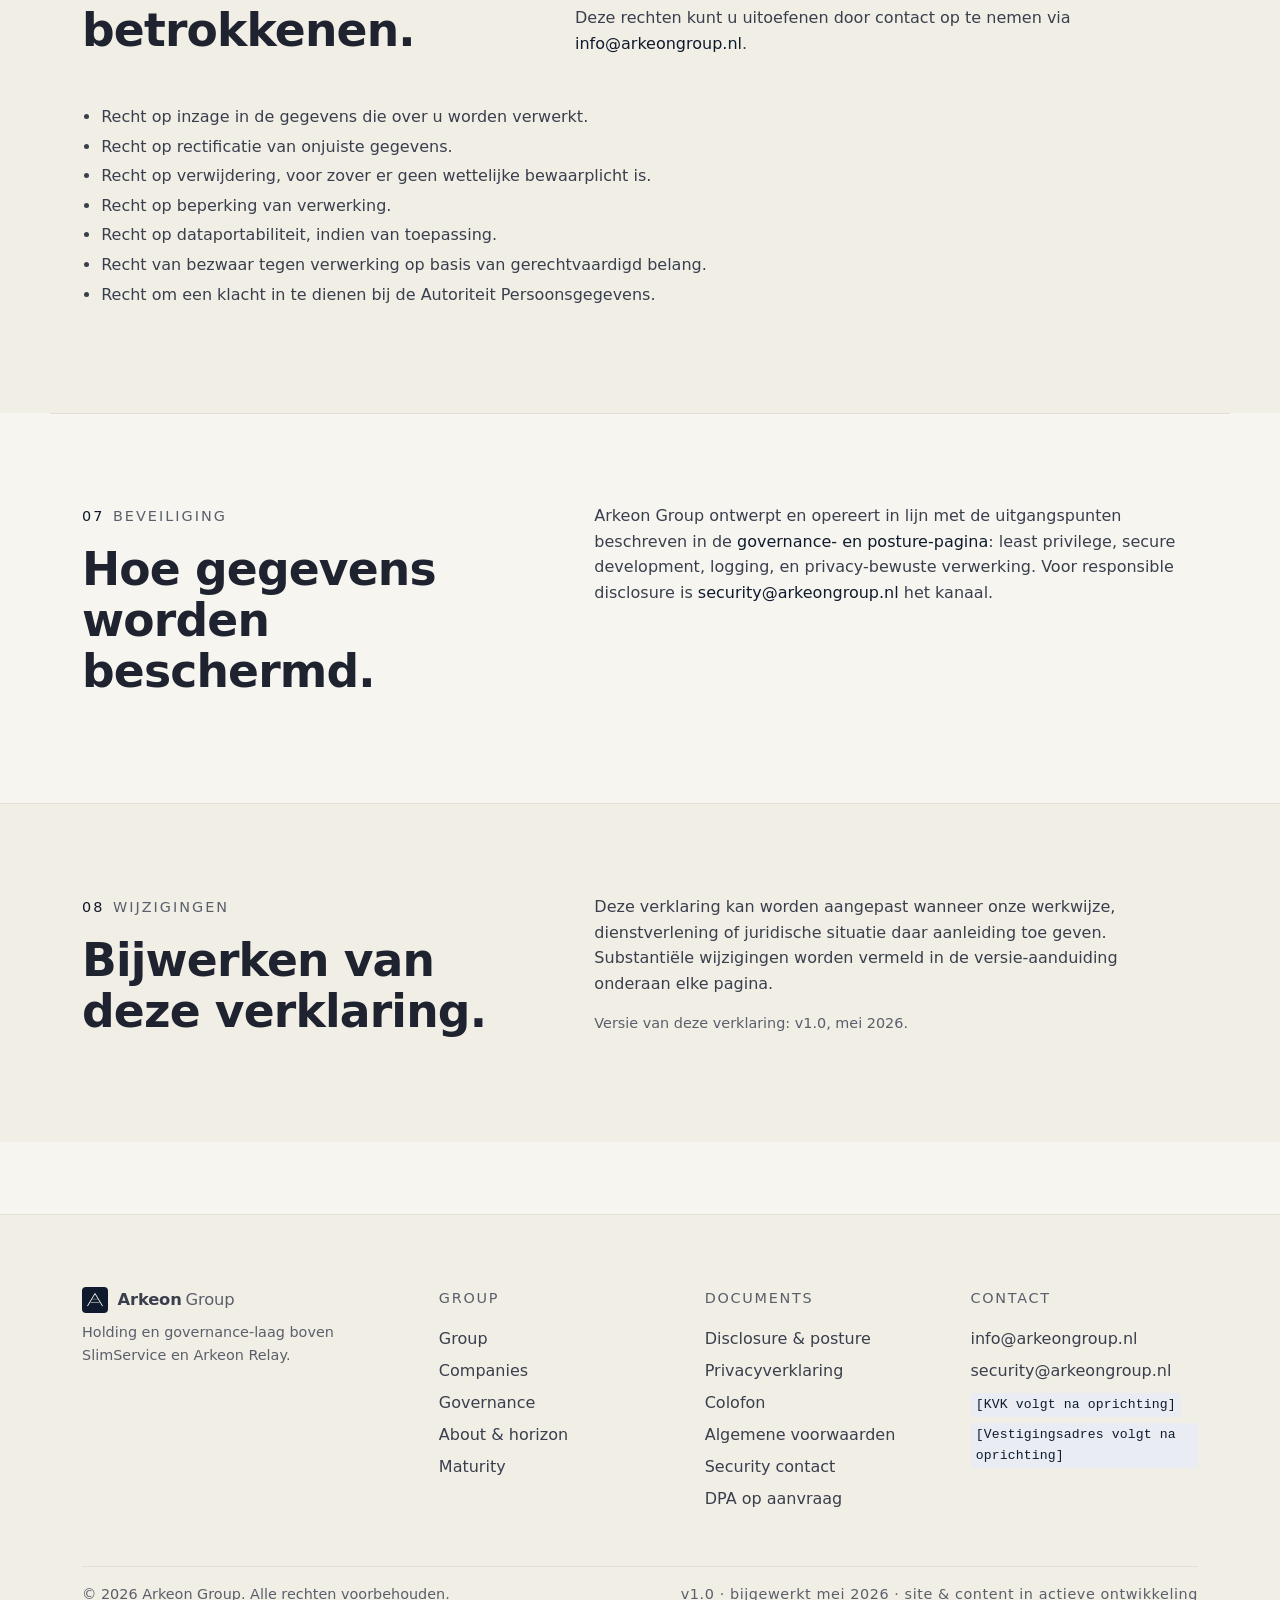
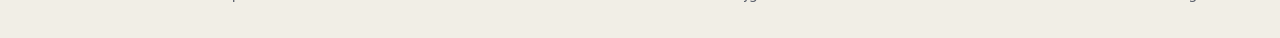
<file: privacy.html>
<!doctype html>
<html lang="nl">
<head>
  <meta charset="utf-8">
  <meta name="viewport" content="width=device-width, initial-scale=1, viewport-fit=cover">
  <meta name="theme-color" content="#F7F5F0">
  <title>Privacyverklaring · Arkeon Group</title>
  <meta name="description" content="Privacyverklaring van Arkeon Group: welke gegevens, met welk doel, met welke grondslag, en welke rechten u heeft.">
  <link rel="icon" href="assets/favicon.svg" type="image/svg+xml">
  <link rel="canonical" href="https://arkeongroup.nl/privacy.html">
  <meta name="robots" content="index, follow">
  <meta property="og:type" content="article">
  <meta property="og:title" content="Privacyverklaring · Arkeon Group">
  <meta property="og:description" content="Privacyverklaring van Arkeon Group, in lijn met AVG.">
  <meta property="og:url" content="https://arkeongroup.nl/privacy.html">
  <meta property="og:image" content="https://arkeongroup.nl/assets/og-image.png">
  <meta property="og:locale" content="nl_NL">
  <link rel="stylesheet" href="styles.css">
</head>
<body>
  <a class="skip-link" href="#main">Naar hoofdinhoud</a>
  <noscript><div class="noscript-banner">Deze site werkt zonder JavaScript.</div></noscript>

  <header class="site-header" role="banner">
    <div class="container header-inner">
      <a href="index.html" class="brand" aria-label="Arkeon Group, naar startpagina">
        <svg class="brand-mark" viewBox="0 0 64 64" aria-hidden="true">
          <rect width="64" height="64" rx="10" fill="#0F1B2D"/>
          <g fill="none" stroke="#F7F5F0" stroke-width="2.4" stroke-linecap="square">
            <path d="M14 46 L32 16 L50 46"/>
            <path d="M22 38 H42" stroke-opacity="0.55"/>
            <path d="M26 30 H38" stroke-opacity="0.35"/>
          </g>
        </svg>
        <span class="brand-name">Arkeon<span class="group">Group</span></span>
      </a>
      <nav class="nav" aria-label="Hoofdnavigatie">
        <button class="nav-toggle" type="button" aria-label="Navigatie openen" aria-controls="primary-nav" data-nav-toggle>
          <span class="nav-toggle-bars" aria-hidden="true"></span>
        </button>
        <ul id="primary-nav" class="nav-list" data-nav-list>
          <li><a href="index.html">Group</a></li>
          <li><a href="companies.html">Companies</a></li>
          <li><a href="governance.html">Governance</a></li>
          <li><a href="about.html">About</a></li>
          <li><a href="disclosure.html">Disclosure</a></li>
          <li><a href="contact.html" class="btn btn--sm cta">Plan kennismaking</a></li>
        </ul>
      </nav>
    </div>
  </header>

  <main id="main">

    <section class="page-hero container">
      <span class="eyebrow"><span class="num">07</span>Privacyverklaring</span>
      <h1>Privacyverklaring.</h1>
      <p class="lead">
        Arkeon Group hecht aan zorgvuldige omgang met persoonsgegevens. Deze verklaring beschrijft welke
        gegevens worden verwerkt, met welk doel, op welke grondslag en welke rechten betrokkenen
        hebben. De verklaring wordt bijgewerkt naarmate de groep groeit en concrete verwerkingen
        toenemen.
      </p>
    </section>

    <section class="section container" aria-labelledby="ver-title">
      <div class="split reveal">
        <div>
          <span class="eyebrow"><span class="num">01</span>Verantwoordelijke</span>
          <h2 id="ver-title">Wie is verantwoordelijk.</h2>
        </div>
        <div>
          <p>
            Verwerkingsverantwoordelijke voor deze website is Arkeon Group, in oprichting.
            Contact: <a href="mailto:info@arkeongroup.nl">info@arkeongroup.nl</a>.
          </p>
          <p>
            <span class="placeholder">[KVK volgt na oprichting]</span> ·
            <span class="placeholder">[Vestigingsgegevens volgen na oprichting]</span>
          </p>
        </div>
      </div>
    </section>

    <section class="section section--quiet" aria-labelledby="data-title">
      <div class="container">
        <div class="section-head reveal">
          <div>
            <span class="eyebrow"><span class="num">02</span>Welke gegevens</span>
            <h2 id="data-title">Welke persoonsgegevens worden verwerkt.</h2>
          </div>
          <p>
            Op deze website verwerkt Arkeon Group enkel gegevens die betrokkenen zelf actief
            verstrekken. De website werkt zonder analytische cookies, advertentie-cookies of
            third-party trackers.
          </p>
        </div>

        <dl class="deflist reveal">
          <div>
            <dt>Contactopname</dt>
            <dd>Wanneer u Arkeon Group via e-mail benadert, worden uw e-mailadres, naam en de inhoud
              van uw bericht verwerkt om uw verzoek te kunnen beantwoorden.</dd>
          </div>
          <div>
            <dt>Server-logging</dt>
            <dd>Bij elk websitebezoek registreert de hostingomgeving in beperkte mate technische
              gegevens, zoals IP-adres en tijdstip, voor beveiliging en stabiliteit. Deze gegevens
              worden niet gekoppeld aan personen tenzij dit nodig is voor incidentonderzoek.</dd>
          </div>
          <div>
            <dt>Cookies</dt>
            <dd>Deze website plaatst standaard geen cookies. Indien dat in de toekomst verandert,
              wordt deze verklaring bijgewerkt en wordt de juiste toestemmingsmechaniek voorzien.</dd>
          </div>
        </dl>
      </div>
    </section>

    <section class="section container" aria-labelledby="grond-title">
      <div class="section-head reveal">
        <div>
          <span class="eyebrow"><span class="num">03</span>Doel en grondslag</span>
          <h2 id="grond-title">Waarvoor en op welke basis.</h2>
        </div>
        <p>
          Verwerkingen vinden plaats op een of meer van de volgende grondslagen, in lijn met de
          Algemene Verordening Gegevensbescherming.
        </p>
      </div>

      <dl class="deflist reveal">
        <div>
          <dt>Toestemming</dt>
          <dd>Wanneer u zelf actief contact opneemt en gegevens verstrekt voor beantwoording.</dd>
        </div>
        <div>
          <dt>Gerechtvaardigd belang</dt>
          <dd>Voor de beveiliging en stabiliteit van de website, inclusief beperkte server-logging.</dd>
        </div>
        <div>
          <dt>Wettelijke plicht</dt>
          <dd>Wanneer wet- of regelgeving verwerking van bepaalde gegevens voorschrijft.</dd>
        </div>
        <div>
          <dt>Uitvoering overeenkomst</dt>
          <dd>Voor zover een opdracht of partnership is afgesproken en daarvoor verwerking nodig is.</dd>
        </div>
      </dl>
    </section>

    <section class="section section--quiet" aria-labelledby="bewaar-title">
      <div class="container">
        <div class="split reveal">
          <div>
            <span class="eyebrow"><span class="num">04</span>Bewaartermijnen</span>
            <h2 id="bewaar-title">Hoe lang gegevens worden bewaard.</h2>
          </div>
          <div>
            <p>
              Persoonsgegevens worden niet langer bewaard dan nodig voor het doel waarvoor ze zijn
              verzameld of dan wettelijk vereist. Specifieke bewaartermijnen worden vastgelegd in een
              intern verwerkingsregister en, voor opdrachten, in de verwerkersovereenkomst.
            </p>
            <p>
              E-mailcorrespondentie wordt bewaard zolang dat nodig is voor afhandeling en, indien
              relevant, voor administratieve verplichtingen. Server-logbestanden worden voor beperkte
              duur bewaard.
            </p>
          </div>
        </div>
      </div>
    </section>

    <section class="section container" aria-labelledby="delen-title">
      <div class="split reveal">
        <div>
          <span class="eyebrow"><span class="num">05</span>Delen met derden</span>
          <h2 id="delen-title">Met wie gegevens worden gedeeld.</h2>
        </div>
        <div>
          <p>
            Arkeon Group deelt persoonsgegevens niet met derden, behalve waar dat noodzakelijk is voor
            de uitvoering van een dienst of waar dit wettelijk verplicht is. Verwerkers waarmee Arkeon
            Group werkt, doen dat onder een verwerkersovereenkomst die in lijn is met de AVG.
          </p>
          <p>
            Voor opdrachten waarbij Arkeon Group of een operating company als verwerker optreedt,
            sluiten wij zelf een verwerkersovereenkomst met de opdrachtgever. Zie
            <a href="contact.html#dpa">DPA op aanvraag</a>.
          </p>
        </div>
      </div>
    </section>

    <section class="section section--quiet" aria-labelledby="recht-title">
      <div class="container">
        <div class="section-head reveal">
          <div>
            <span class="eyebrow"><span class="num">06</span>Uw rechten</span>
            <h2 id="recht-title">Rechten van betrokkenen.</h2>
          </div>
          <p>
            Onder de AVG heeft u rechten met betrekking tot uw persoonsgegevens. Deze rechten kunt u
            uitoefenen door contact op te nemen via
            <a href="mailto:info@arkeongroup.nl">info@arkeongroup.nl</a>.
          </p>
        </div>

        <ul class="reveal u-maxw-64">
          <li>Recht op inzage in de gegevens die over u worden verwerkt.</li>
          <li>Recht op rectificatie van onjuiste gegevens.</li>
          <li>Recht op verwijdering, voor zover er geen wettelijke bewaarplicht is.</li>
          <li>Recht op beperking van verwerking.</li>
          <li>Recht op dataportabiliteit, indien van toepassing.</li>
          <li>Recht van bezwaar tegen verwerking op basis van gerechtvaardigd belang.</li>
          <li>Recht om een klacht in te dienen bij de Autoriteit Persoonsgegevens.</li>
        </ul>
      </div>
    </section>

    <section class="section container" aria-labelledby="bev-title">
      <div class="split reveal">
        <div>
          <span class="eyebrow"><span class="num">07</span>Beveiliging</span>
          <h2 id="bev-title">Hoe gegevens worden beschermd.</h2>
        </div>
        <div>
          <p>
            Arkeon Group ontwerpt en opereert in lijn met de uitgangspunten beschreven in de
            <a href="governance.html">governance- en posture-pagina</a>: least privilege, secure
            development, logging, en privacy-bewuste verwerking. Voor responsible disclosure is
            <a href="mailto:security@arkeongroup.nl">security@arkeongroup.nl</a> het kanaal.
          </p>
        </div>
      </div>
    </section>

    <section class="section section--quiet" aria-labelledby="wijz-title">
      <div class="container">
        <div class="split reveal">
          <div>
            <span class="eyebrow"><span class="num">08</span>Wijzigingen</span>
            <h2 id="wijz-title">Bijwerken van deze verklaring.</h2>
          </div>
          <div>
            <p>
              Deze verklaring kan worden aangepast wanneer onze werkwijze, dienstverlening of
              juridische situatie daar aanleiding toe geven. Substantiële wijzigingen worden vermeld
              in de versie-aanduiding onderaan elke pagina.
            </p>
            <p class="muted small">
              Versie van deze verklaring: v1.0, mei 2026.
            </p>
          </div>
        </div>
      </div>
    </section>

  </main>

  <footer class="site-footer" role="contentinfo">
    <div class="container">
      <div class="footer-grid">
        <div class="footer-col footer-tag">
          <a href="index.html" class="brand" aria-label="Arkeon Group">
            <svg class="brand-mark" viewBox="0 0 64 64" aria-hidden="true">
              <rect width="64" height="64" rx="10" fill="#0F1B2D"/>
              <g fill="none" stroke="#F7F5F0" stroke-width="2.4" stroke-linecap="square">
                <path d="M14 46 L32 16 L50 46"/>
                <path d="M22 38 H42" stroke-opacity="0.55"/>
                <path d="M26 30 H38" stroke-opacity="0.35"/>
              </g>
            </svg>
            <span class="brand-name">Arkeon<span class="group">Group</span></span>
          </a>
          <p class="u-mt-4">Holding en governance-laag boven SlimService en Arkeon Relay.</p>
        </div>
        <div class="footer-col">
          <h5>Group</h5>
          <ul>
            <li><a href="index.html">Group</a></li>
            <li><a href="companies.html">Companies</a></li>
            <li><a href="governance.html">Governance</a></li>
            <li><a href="about.html">About &amp; horizon</a></li>
            <li><a href="about.html#maturity">Maturity</a></li>
          </ul>
        </div>
        <div class="footer-col">
          <h5>Documents</h5>
          <ul>
            <li><a href="disclosure.html">Disclosure &amp; posture</a></li>
            <li><a href="privacy.html">Privacyverklaring</a></li>
            <li><a href="contact.html#colofon">Colofon</a></li>
            <li><a href="contact.html#voorwaarden">Algemene voorwaarden</a></li>
            <li><a href="contact.html#security">Security contact</a></li>
            <li><a href="contact.html#dpa">DPA op aanvraag</a></li>
          </ul>
        </div>
        <div class="footer-col">
          <h5>Contact</h5>
          <ul>
            <li><a href="mailto:info@arkeongroup.nl">info@arkeongroup.nl</a></li>
            <li><a href="mailto:security@arkeongroup.nl">security@arkeongroup.nl</a></li>
            <li><span class="placeholder">[KVK volgt na oprichting]</span></li>
            <li><span class="placeholder">[Vestigingsadres volgt na oprichting]</span></li>
          </ul>
        </div>
      </div>
      <div class="footer-bar">
        <span>&copy; 2026 Arkeon Group. Alle rechten voorbehouden.</span>
        <span class="version">v1.0 · bijgewerkt mei 2026 · site &amp; content in actieve ontwikkeling</span>
      </div>
    </div>
  </footer>

  <script src="script.js" defer></script>
</body>
</html>
</file>
<file: styles.css>
/* =========================================================
   Arkeon Group · light authority theme
   v1.0 · mei 2026
   ---------------------------------------------------------
   Sober, editorial, governance-first.
   No external dependencies. No tracking. No frameworks.
   ========================================================= */

/* ---------- Design tokens ---------- */
:root {
  /* Surfaces */
  --bg:          #F7F5F0;   /* warm off-white */
  --surface:     #FBFAF6;   /* slightly lifted surface */
  --surface-2:   #F1EEE6;   /* recessed/quote surface */

  /* Ink */
  --ink:         #1F2330;   /* graphite primary text */
  --ink-2:       #3A3F4D;   /* secondary text */
  --muted:       #5A5F6B;   /* tertiary / meta */
  --soft:        #8B8F99;

  /* Lines */
  --line:        #E4E0D7;
  --line-2:      #D1CCBE;
  --line-strong: #B8B2A2;

  /* Accent (restrained navy/ink) */
  --accent:      #0F1B2D;
  --accent-2:    #25324A;
  --accent-soft: #E9ECF2;

  /* Functional */
  --focus:       #2F4A7A;

  /* Type */
  --font-sans: ui-sans-serif, system-ui, -apple-system, "Segoe UI", Inter, Roboto, "Helvetica Neue", Arial, sans-serif;
  --font-serif: ui-serif, Georgia, "Times New Roman", Times, serif;
  --font-mono: ui-monospace, SFMono-Regular, Menlo, Consolas, monospace;

  /* Scale */
  --step--1: clamp(0.82rem, 0.78rem + 0.2vw, 0.9rem);
  --step-0:  clamp(0.95rem, 0.9rem + 0.2vw, 1rem);
  --step-1:  clamp(1.05rem, 1rem + 0.3vw, 1.15rem);
  --step-2:  clamp(1.2rem, 1.1rem + 0.5vw, 1.35rem);
  --step-3:  clamp(1.4rem, 1.25rem + 0.8vw, 1.7rem);
  --step-4:  clamp(1.7rem, 1.45rem + 1.2vw, 2.1rem);
  --step-5:  clamp(2.1rem, 1.7rem + 1.8vw, 2.85rem);
  --step-6:  clamp(2.6rem, 2rem + 2.6vw, 3.6rem);

  /* Spacing */
  --s-1: 0.25rem;
  --s-2: 0.5rem;
  --s-3: 0.75rem;
  --s-4: 1rem;
  --s-5: 1.5rem;
  --s-6: 2rem;
  --s-7: 3rem;
  --s-8: 4.5rem;
  --s-9: 6rem;

  /* Layout */
  --maxw: 1180px;
  --gutter: clamp(1rem, 2.5vw, 2rem);

  /* Radii */
  --r-1: 4px;
  --r-2: 8px;

  /* Motion */
  --ease: cubic-bezier(0.2, 0.6, 0.2, 1);
}

/* ---------- Base ---------- */
*, *::before, *::after { box-sizing: border-box; }

html {
  -webkit-text-size-adjust: 100%;
  scroll-behavior: smooth;
}
@media (prefers-reduced-motion: reduce) {
  html { scroll-behavior: auto; }
  * { animation: none !important; transition: none !important; }
}

body {
  margin: 0;
  background: var(--bg);
  color: var(--ink);
  font-family: var(--font-sans);
  font-size: var(--step-0);
  line-height: 1.6;
  font-feature-settings: "kern", "liga", "ss01";
  -webkit-font-smoothing: antialiased;
  -moz-osx-font-smoothing: grayscale;
  text-rendering: optimizeLegibility;
}

img, svg { max-width: 100%; height: auto; display: block; }

a {
  color: var(--accent);
  text-decoration: none;
  border-bottom: 1px solid transparent;
  transition: border-color 160ms var(--ease), color 160ms var(--ease);
}
a:hover { border-bottom-color: var(--accent); }
a:focus-visible {
  outline: 2px solid var(--focus);
  outline-offset: 2px;
  border-radius: 2px;
}

button { font: inherit; cursor: pointer; }

::selection { background: var(--accent); color: var(--bg); }

/* ---------- Skip link ---------- */
.skip-link {
  position: absolute;
  left: -9999px;
  top: 0;
  background: var(--accent);
  color: var(--bg);
  padding: 0.5rem 0.75rem;
  z-index: 1000;
}
.skip-link:focus { left: 1rem; top: 1rem; }

/* ---------- Layout primitives ---------- */
.container {
  width: 100%;
  max-width: var(--maxw);
  margin-inline: auto;
  padding-inline: var(--gutter);
}

.section {
  padding-block: clamp(3rem, 7vw, 6rem);
  border-top: 1px solid var(--line);
}
.section--first { border-top: none; }
.section--quiet { background: var(--surface-2); }

.eyebrow {
  display: inline-block;
  font-size: var(--step--1);
  letter-spacing: 0.14em;
  text-transform: uppercase;
  color: var(--muted);
  font-weight: 500;
  margin-bottom: var(--s-4);
}
.eyebrow .num {
  display: inline-block;
  margin-right: 0.6em;
  color: var(--accent);
  font-variant-numeric: tabular-nums;
}

/* ---------- Typography ---------- */
h1, h2, h3, h4 {
  color: var(--ink);
  margin: 0 0 var(--s-4);
  font-weight: 600;
  letter-spacing: -0.012em;
  line-height: 1.2;
}
h1 { font-size: var(--step-6); letter-spacing: -0.022em; line-height: 1.08; }
h2 { font-size: var(--step-5); letter-spacing: -0.018em; line-height: 1.12; }
h3 { font-size: var(--step-3); }
h4 { font-size: var(--step-1); }

p { margin: 0 0 var(--s-4); color: var(--ink-2); max-width: 68ch; }
p.lead { font-size: var(--step-2); color: var(--ink); max-width: 56ch; line-height: 1.5; }
.muted { color: var(--muted); }
.small { font-size: var(--step--1); }

ul, ol { margin: 0 0 var(--s-4); padding-left: 1.2rem; color: var(--ink-2); }
li { margin: 0.25rem 0; }

hr {
  border: 0;
  border-top: 1px solid var(--line);
  margin: var(--s-6) 0;
}

/* ---------- Header ---------- */
.site-header {
  position: sticky;
  top: 0;
  z-index: 50;
  background: color-mix(in srgb, var(--bg) 88%, transparent);
  backdrop-filter: saturate(120%) blur(8px);
  -webkit-backdrop-filter: saturate(120%) blur(8px);
  border-bottom: 1px solid transparent;
  transition: border-color 200ms var(--ease), background-color 200ms var(--ease);
}
.site-header.is-scrolled {
  background: color-mix(in srgb, var(--bg) 96%, transparent);
  border-bottom-color: var(--line);
}
.header-inner {
  display: flex;
  align-items: center;
  justify-content: space-between;
  gap: var(--s-5);
  padding-block: 1rem;
}
.brand {
  display: inline-flex;
  align-items: center;
  gap: 0.6rem;
  color: var(--ink);
  border: 0;
  font-weight: 600;
  letter-spacing: -0.01em;
}
.brand:hover { border: 0; color: var(--accent); }
.brand-mark {
  width: 26px; height: 26px;
  flex-shrink: 0;
}
.brand-name { font-size: 1.02rem; }
.brand-name .group { color: var(--muted); font-weight: 500; margin-left: 0.25rem; }

.nav {
  display: flex;
  align-items: center;
  gap: var(--s-5);
}
.nav-list {
  display: flex;
  gap: clamp(1rem, 2vw, 1.6rem);
  list-style: none;
  padding: 0; margin: 0;
}
.nav-list a {
  color: var(--ink-2);
  font-size: var(--step-0);
  border: 0;
  padding: 0.4rem 0;
}
.nav-list a:hover { color: var(--accent); }
.nav-list a[aria-current="page"] {
  color: var(--accent);
  border-bottom: 1px solid var(--accent);
}

.nav-toggle {
  display: none;
  background: transparent;
  border: 1px solid var(--line-2);
  border-radius: var(--r-1);
  padding: 0.4rem 0.6rem;
  color: var(--ink);
}
.nav-toggle:hover { border-color: var(--ink); }
.nav-toggle-bars {
  display: block;
  width: 18px;
  height: 2px;
  background: currentColor;
  position: relative;
}
.nav-toggle-bars::before,
.nav-toggle-bars::after {
  content: "";
  position: absolute;
  left: 0; right: 0;
  height: 2px;
  background: currentColor;
}
.nav-toggle-bars::before { top: -6px; }
.nav-toggle-bars::after  { top: 6px; }

@media (max-width: 820px) {
  .nav-toggle { display: inline-flex; align-items: center; }
  .nav-list {
    position: absolute;
    inset: 100% 0 auto 0;
    flex-direction: column;
    gap: 0;
    background: var(--bg);
    border-bottom: 1px solid var(--line);
    padding: var(--s-3) var(--gutter) var(--s-5);
    display: none;
  }
  .nav-list.is-open { display: flex; }
  .nav-list li { border-top: 1px solid var(--line); }
  .nav-list a { display: block; padding: 0.9rem 0; }
  .nav .cta { margin-top: var(--s-3); }
}

/* ---------- Buttons ---------- */
.btn {
  display: inline-flex;
  align-items: center;
  justify-content: center;
  gap: 0.5rem;
  padding: 0.7rem 1.05rem;
  font-size: var(--step-0);
  font-weight: 500;
  letter-spacing: 0.005em;
  border: 1px solid var(--accent);
  border-radius: var(--r-1);
  color: var(--bg);
  background: var(--accent);
  text-decoration: none;
  transition: background-color 160ms var(--ease), color 160ms var(--ease), border-color 160ms var(--ease), transform 160ms var(--ease);
}
.btn:hover { background: var(--accent-2); border-color: var(--accent-2); color: var(--bg); border-bottom: 1px solid var(--accent-2); }
.btn--ghost {
  background: transparent;
  color: var(--accent);
}
.btn--ghost:hover { background: var(--accent-soft); color: var(--accent); border-color: var(--accent); }
.btn--sm { padding: 0.5rem 0.8rem; font-size: var(--step--1); }

.linkrow {
  display: inline-flex;
  align-items: center;
  gap: 0.4rem;
  color: var(--accent);
  font-weight: 500;
  border: 0;
  position: relative;
}
.linkrow::after {
  content: "→";
  transition: transform 160ms var(--ease);
}
.linkrow:hover::after { transform: translateX(3px); }

/* ---------- Hero ---------- */
.hero {
  padding-top: clamp(2.5rem, 6vw, 4.5rem);
  padding-bottom: clamp(3rem, 7vw, 6rem);
}
.hero-grid {
  display: grid;
  grid-template-columns: minmax(0, 1.1fr) minmax(0, 1fr);
  gap: clamp(2rem, 5vw, 4rem);
  align-items: center;
}
@media (max-width: 880px) {
  .hero-grid { grid-template-columns: 1fr; }
}
.hero h1 { margin-bottom: var(--s-5); }
.hero .lead { margin-bottom: var(--s-6); color: var(--ink-2); }
.hero-actions {
  display: flex; gap: var(--s-3); flex-wrap: wrap;
}
.hero-meta {
  margin-top: var(--s-7);
  display: flex; flex-wrap: wrap; gap: var(--s-5);
  font-size: var(--step--1);
  color: var(--muted);
}
.hero-meta span { display: inline-flex; align-items: center; gap: 0.5rem; }
.hero-meta span::before {
  content: "";
  width: 6px; height: 6px;
  background: var(--accent);
  border-radius: 50%;
  display: inline-block;
}

.hero-visual {
  border: 1px solid var(--line);
  background: var(--surface);
  padding: clamp(1.25rem, 3vw, 2rem);
  border-radius: var(--r-2);
}
.hero-visual figcaption {
  margin-top: var(--s-4);
  padding-top: var(--s-3);
  border-top: 1px solid var(--line);
  font-size: var(--step--1);
  color: var(--muted);
  letter-spacing: 0.02em;
}

/* ---------- Section heading block ---------- */
.section-head {
  display: grid;
  grid-template-columns: minmax(0, 1fr) minmax(0, 1.4fr);
  gap: clamp(1.5rem, 4vw, 3rem);
  align-items: end;
  margin-bottom: var(--s-7);
}
@media (max-width: 760px) {
  .section-head { grid-template-columns: 1fr; gap: var(--s-4); }
}
.section-head h2 { margin: 0; }
.section-head p { margin: 0; color: var(--ink-2); }

/* ---------- Editorial split ---------- */
.split {
  display: grid;
  grid-template-columns: minmax(0, 1fr) minmax(0, 1.3fr);
  gap: clamp(1.5rem, 4vw, 3rem);
}
@media (max-width: 760px) {
  .split { grid-template-columns: 1fr; }
}
.split--reverse > :first-child { order: 2; }
@media (max-width: 760px) {
  .split--reverse > :first-child { order: 0; }
}

/* ---------- Group structure diagram wrapper ---------- */
.diagram {
  border: 1px solid var(--line);
  background: var(--surface);
  border-radius: var(--r-2);
  padding: clamp(1.25rem, 3vw, 2rem);
}
.diagram svg { width: 100%; height: auto; }
.diagram-caption {
  margin-top: var(--s-4);
  padding-top: var(--s-3);
  border-top: 1px solid var(--line);
  font-size: var(--step--1);
  color: var(--muted);
  display: flex;
  justify-content: space-between;
  flex-wrap: wrap;
  gap: var(--s-3);
}

/* ---------- Operating companies (2 panels, sober) ---------- */
.companies {
  display: grid;
  grid-template-columns: 1fr 1fr;
  gap: clamp(1rem, 2.5vw, 1.5rem);
}
@media (max-width: 760px) {
  .companies { grid-template-columns: 1fr; }
}
.company {
  border: 1px solid var(--line);
  background: var(--surface);
  padding: clamp(1.25rem, 3vw, 2rem);
  border-radius: var(--r-2);
  display: flex;
  flex-direction: column;
}
.company-tag {
  font-size: var(--step--1);
  letter-spacing: 0.12em;
  text-transform: uppercase;
  color: var(--muted);
  margin-bottom: var(--s-3);
}
.company h3 { margin-bottom: var(--s-3); font-size: var(--step-2); }
.company p { margin-bottom: var(--s-5); }
.company .linkrow { margin-top: auto; }

/* ---------- Governance list (typographic, no cards) ---------- */
.disc-list {
  list-style: none;
  padding: 0;
  margin: 0;
  display: grid;
  grid-template-columns: repeat(2, minmax(0, 1fr));
  gap: var(--s-5) var(--s-7);
  counter-reset: disc;
}
@media (max-width: 760px) { .disc-list { grid-template-columns: 1fr; } }
.disc-list li {
  margin: 0;
  padding-left: 2.6rem;
  position: relative;
  counter-increment: disc;
}
.disc-list li::before {
  content: counter(disc, decimal-leading-zero);
  position: absolute;
  left: 0; top: 0.15rem;
  font-size: var(--step--1);
  color: var(--accent);
  font-variant-numeric: tabular-nums;
  letter-spacing: 0.05em;
  font-weight: 600;
}
.disc-list h4 { margin-bottom: var(--s-2); font-size: var(--step-1); }
.disc-list p { margin: 0; font-size: var(--step-0); color: var(--ink-2); }

/* ---------- Trust pillars (restrained 4x2 with thin borders) ---------- */
.pillars {
  display: grid;
  grid-template-columns: repeat(4, minmax(0, 1fr));
  border: 1px solid var(--line);
  border-radius: var(--r-2);
  background: var(--surface);
  overflow: hidden;
}
@media (max-width: 1000px) { .pillars { grid-template-columns: repeat(2, 1fr); } }
@media (max-width: 540px)  { .pillars { grid-template-columns: 1fr; } }
.pillar {
  padding: clamp(1rem, 2.4vw, 1.6rem);
  border-right: 1px solid var(--line);
  border-bottom: 1px solid var(--line);
}
.pillar:nth-child(4n) { border-right: none; }
.pillars > .pillar:nth-last-child(-n+4) { border-bottom: none; }
@media (max-width: 1000px) {
  .pillar:nth-child(4n) { border-right: 1px solid var(--line); }
  .pillar:nth-child(2n) { border-right: none; }
  .pillars > .pillar:nth-last-child(-n+4) { border-bottom: 1px solid var(--line); }
  .pillars > .pillar:nth-last-child(-n+2) { border-bottom: none; }
}
@media (max-width: 540px) {
  .pillar { border-right: none; border-bottom: 1px solid var(--line); }
  .pillars > .pillar:last-child { border-bottom: none; }
}
.pillar h4 {
  margin: 0 0 var(--s-3);
  font-size: var(--step-1);
}
.pillar h4 .num {
  display: block;
  font-size: var(--step--1);
  letter-spacing: 0.12em;
  color: var(--accent);
  font-weight: 500;
  margin-bottom: 0.4rem;
  font-variant-numeric: tabular-nums;
}
.pillar p { margin: 0; font-size: var(--step-0); color: var(--ink-2); }

/* ---------- Group Horizon strip (subtle, 3 columns) ---------- */
.horizon {
  display: grid;
  grid-template-columns: repeat(3, 1fr);
  gap: clamp(1.25rem, 3vw, 2.5rem);
  border-top: 1px solid var(--line);
  padding-top: var(--s-6);
  margin-top: var(--s-5);
}
@media (max-width: 760px) { .horizon { grid-template-columns: 1fr; } }
.horizon-col h4 {
  font-size: var(--step--1);
  letter-spacing: 0.14em;
  text-transform: uppercase;
  color: var(--accent);
  font-weight: 500;
  margin-bottom: var(--s-3);
}
.horizon-col p { margin: 0; font-size: var(--step-0); color: var(--ink-2); }

/* ---------- Posture / Local inference (editorial blocks, no cards) ---------- */
.posture {
  display: grid;
  grid-template-columns: minmax(0, 1fr) minmax(0, 1.6fr);
  gap: clamp(1.5rem, 4vw, 3rem);
}
@media (max-width: 760px) { .posture { grid-template-columns: 1fr; } }
.posture-list {
  list-style: none;
  padding: 0;
  margin: 0;
  border-top: 1px solid var(--line);
}
.posture-list li {
  display: grid;
  grid-template-columns: 14ch minmax(0, 1fr);
  gap: var(--s-4);
  padding: var(--s-4) 0;
  border-bottom: 1px solid var(--line);
  align-items: baseline;
}
@media (max-width: 540px) {
  .posture-list li { grid-template-columns: 1fr; gap: var(--s-1); }
}
.posture-list .term {
  font-size: var(--step--1);
  letter-spacing: 0.08em;
  text-transform: uppercase;
  color: var(--accent);
  font-weight: 500;
}
.posture-list .desc { color: var(--ink-2); margin: 0; }

/* ---------- Roadmap / maturity ladder ---------- */
.ladder {
  list-style: none;
  padding: 0;
  margin: 0;
  display: grid;
  grid-template-columns: repeat(5, 1fr);
  gap: 0;
  border: 1px solid var(--line);
  border-radius: var(--r-2);
  background: var(--surface);
  overflow: hidden;
}
@media (max-width: 1000px) { .ladder { grid-template-columns: repeat(2, 1fr); } }
@media (max-width: 540px)  { .ladder { grid-template-columns: 1fr; } }
.ladder li {
  margin: 0;
  padding: clamp(1rem, 2.4vw, 1.5rem);
  border-right: 1px solid var(--line);
  position: relative;
}
.ladder li:last-child { border-right: none; }
@media (max-width: 1000px) {
  .ladder li:nth-child(2n) { border-right: none; }
  .ladder li { border-bottom: 1px solid var(--line); }
  .ladder li:nth-last-child(-n+1):nth-child(odd) { border-bottom: none; }
}
@media (max-width: 540px) {
  .ladder li { border-right: none; border-bottom: 1px solid var(--line); }
  .ladder li:last-child { border-bottom: none; }
}
.ladder .stage {
  font-size: var(--step--1);
  letter-spacing: 0.14em;
  color: var(--accent);
  font-variant-numeric: tabular-nums;
  margin-bottom: var(--s-3);
}
.ladder .stage::before { content: "→ "; }
.ladder li:first-child .stage::before { content: ""; }
.ladder h4 {
  font-size: var(--step-1);
  margin-bottom: var(--s-2);
}
.ladder p {
  margin: 0;
  font-size: var(--step--1);
  color: var(--ink-2);
}

/* ---------- CTA panel ---------- */
.cta-panel {
  border: 1px solid var(--line);
  background: var(--surface);
  border-radius: var(--r-2);
  padding: clamp(1.5rem, 4vw, 3rem);
  display: grid;
  grid-template-columns: minmax(0, 1.4fr) minmax(0, 1fr);
  gap: clamp(1.5rem, 4vw, 3rem);
  align-items: center;
}
@media (max-width: 760px) { .cta-panel { grid-template-columns: 1fr; } }
.cta-panel h2 { margin: 0 0 var(--s-3); }
.cta-panel p { margin: 0; max-width: 50ch; }
.cta-actions { display: flex; gap: var(--s-3); flex-wrap: wrap; }

/* ---------- Footer ---------- */
.site-footer {
  border-top: 1px solid var(--line);
  background: var(--surface-2);
  padding-block: var(--s-8) var(--s-6);
  margin-top: var(--s-8);
}
.footer-grid {
  display: grid;
  grid-template-columns: 1.4fr 1fr 1fr 1fr;
  gap: clamp(1.5rem, 3vw, 3rem);
}
@media (max-width: 880px) { .footer-grid { grid-template-columns: 1fr 1fr; } }
@media (max-width: 540px) { .footer-grid { grid-template-columns: 1fr; } }
.footer-col h5 {
  font-size: var(--step--1);
  letter-spacing: 0.12em;
  text-transform: uppercase;
  color: var(--muted);
  font-weight: 500;
  margin: 0 0 var(--s-4);
}
.footer-col ul { list-style: none; padding: 0; margin: 0; }
.footer-col li { margin: 0.4rem 0; }
.footer-col a {
  color: var(--ink-2);
  border: 0;
  font-size: var(--step-0);
}
.footer-col a:hover { color: var(--accent); }
.footer-tag p { font-size: var(--step--1); color: var(--muted); margin: 0; max-width: 30ch; }
.footer-bar {
  margin-top: var(--s-7);
  padding-top: var(--s-4);
  border-top: 1px solid var(--line);
  display: flex;
  justify-content: space-between;
  flex-wrap: wrap;
  gap: var(--s-3);
  font-size: var(--step--1);
  color: var(--muted);
}
.footer-bar .version { font-variant-numeric: tabular-nums; letter-spacing: 0.04em; }

/* ---------- Generic page hero (subpages) ---------- */
.page-hero {
  padding-block: clamp(2.5rem, 6vw, 4.5rem) clamp(2rem, 5vw, 3.5rem);
}
.page-hero h1 { font-size: var(--step-5); margin-bottom: var(--s-4); }
.page-hero .lead { max-width: 64ch; }

/* ---------- Definition rows (used on disclosure / privacy / contact) ---------- */
.deflist {
  margin: 0;
  border-top: 1px solid var(--line);
}
.deflist > div {
  display: grid;
  grid-template-columns: minmax(180px, 22%) 1fr;
  gap: var(--s-5);
  padding: var(--s-5) 0;
  border-bottom: 1px solid var(--line);
}
@media (max-width: 640px) { .deflist > div { grid-template-columns: 1fr; gap: var(--s-2); } }
.deflist dt {
  font-size: var(--step--1);
  letter-spacing: 0.1em;
  text-transform: uppercase;
  color: var(--accent);
  font-weight: 500;
}
.deflist dd { margin: 0; color: var(--ink-2); }

/* ---------- Notes / placeholder pills ---------- */
.placeholder {
  display: inline-block;
  font-family: var(--font-mono);
  font-size: 0.82em;
  background: var(--accent-soft);
  color: var(--accent);
  padding: 0.1em 0.4em;
  border-radius: 3px;
  letter-spacing: 0.01em;
}

.note {
  border-left: 2px solid var(--line-strong);
  padding: 0.6rem 0 0.6rem 1rem;
  color: var(--muted);
  font-size: var(--step--1);
  max-width: 64ch;
}

/* ---------- Utility classes (no inline style attrs, CSP-safe) ---------- */
.u-mt-3    { margin-top: var(--s-3); }
.u-mt-4    { margin-top: var(--s-4); }
.u-mt-5    { margin-top: var(--s-5); }
.u-mt-6    { margin-top: var(--s-6); }
.u-mt-7    { margin-top: var(--s-7); }
.u-maxw-64 { max-width: 64ch; }

/* ---------- Reveal (intersection observer hook) ---------- */
.reveal {
  opacity: 0;
  transform: translateY(8px);
  transition: opacity 500ms var(--ease), transform 500ms var(--ease);
  will-change: opacity, transform;
}
.reveal.is-visible {
  opacity: 1;
  transform: translateY(0);
}
@media (prefers-reduced-motion: reduce) {
  .reveal { opacity: 1; transform: none; transition: none; }
}

/* ---------- noscript fallback ---------- */
.noscript-banner {
  background: var(--accent-soft);
  color: var(--accent);
  padding: 0.5rem 1rem;
  font-size: var(--step--1);
  text-align: center;
}

/* ---------- Print ---------- */
@media print {
  .site-header, .site-footer, .nav-toggle, .hero-actions, .cta-panel, .reveal { display: revert; }
  .site-header { position: static; border: 0; background: transparent; }
  .nav-toggle, .nav .cta { display: none; }
  body { background: #fff; color: #000; }
  a { color: #000; border: 0; }
  .section { padding-block: 1.5rem; border-top: 1px solid #999; }
  .pillars, .ladder, .companies, .diagram, .cta-panel, .hero-visual {
    border: 1px solid #999; background: transparent;
  }
}
</file>
